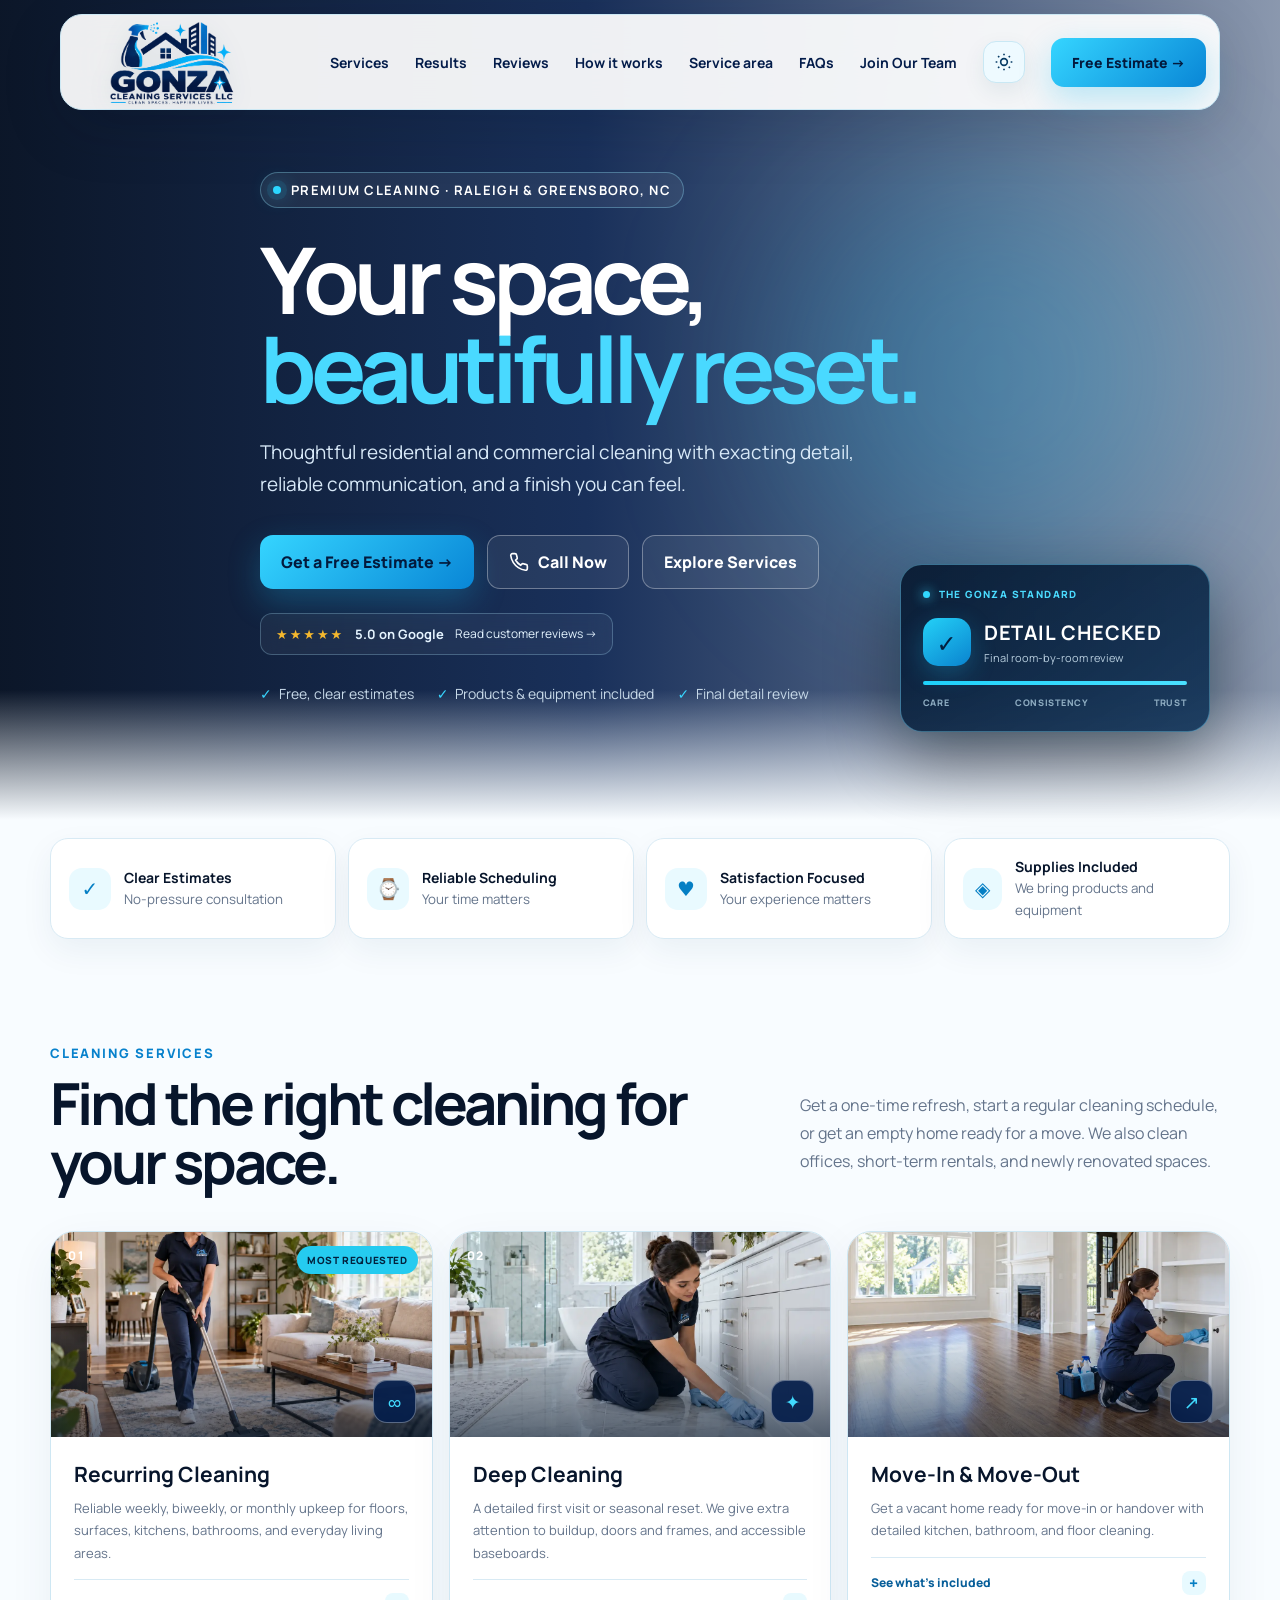
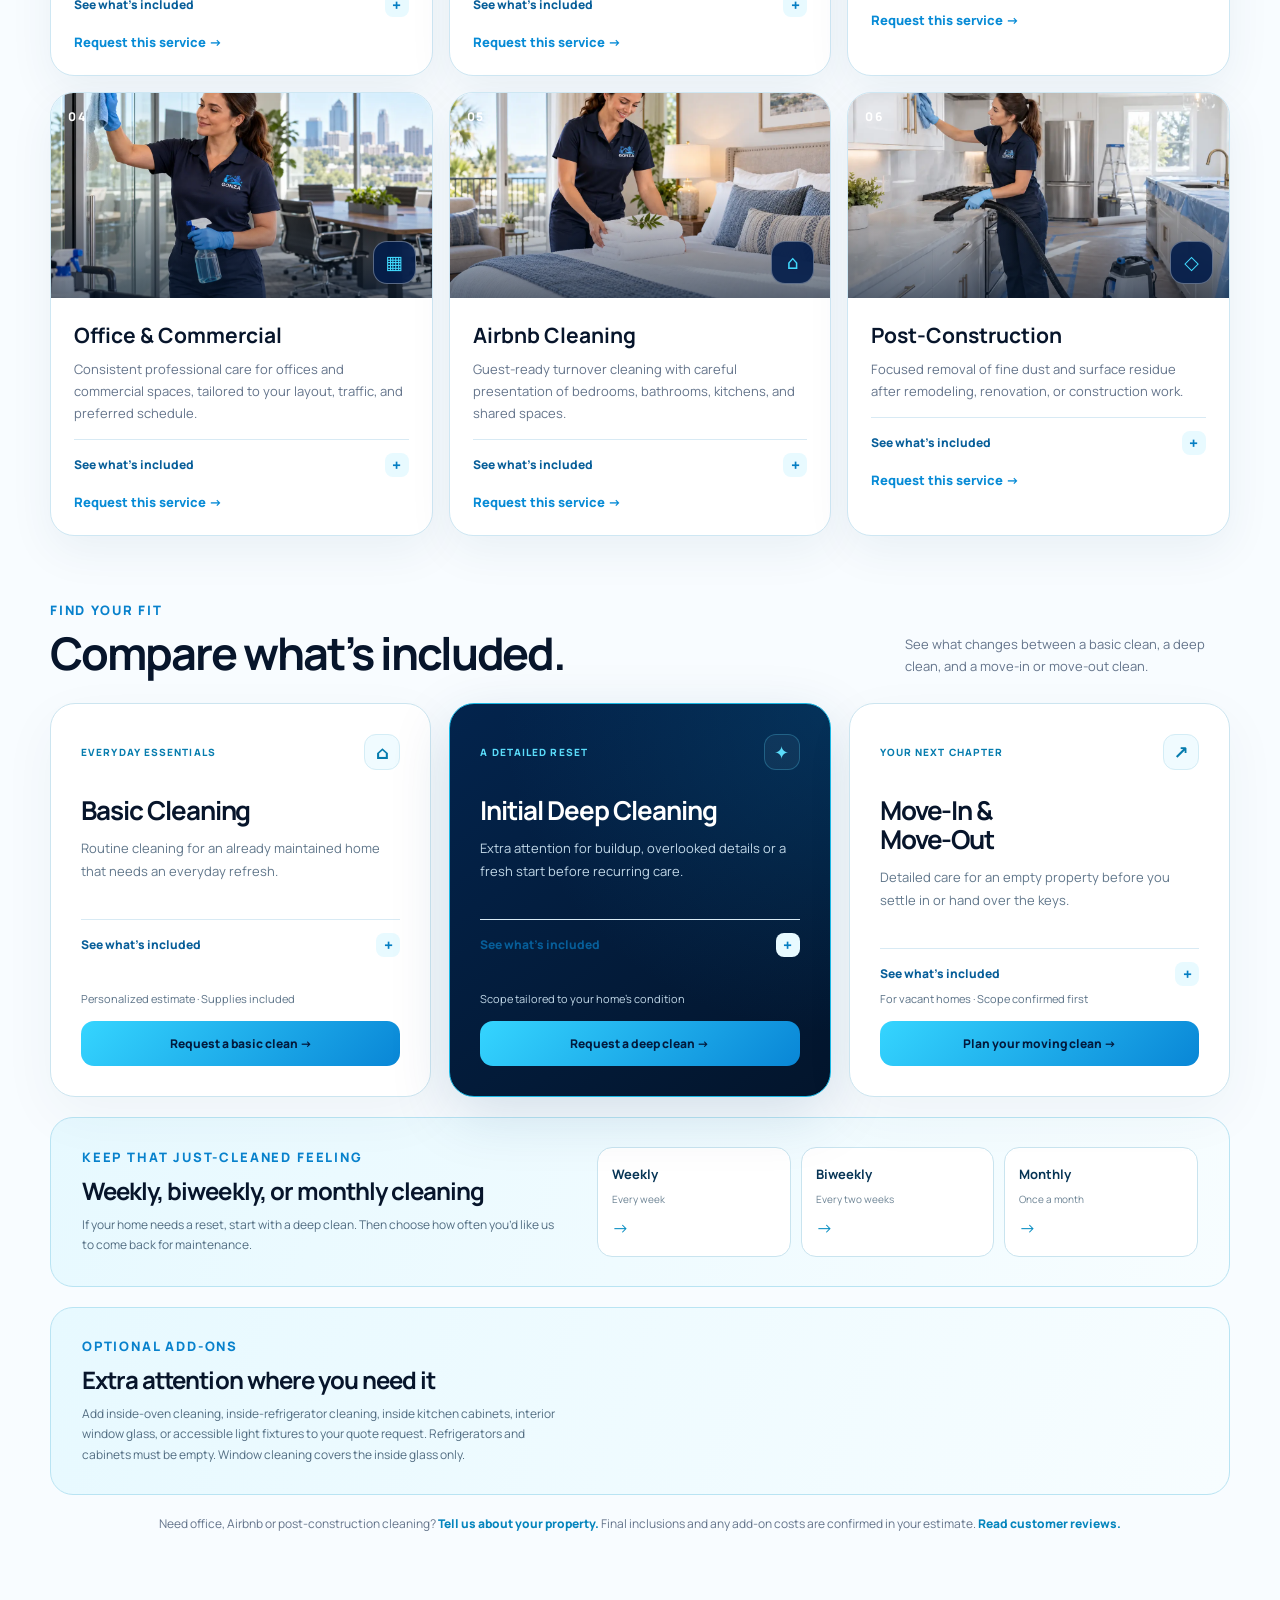
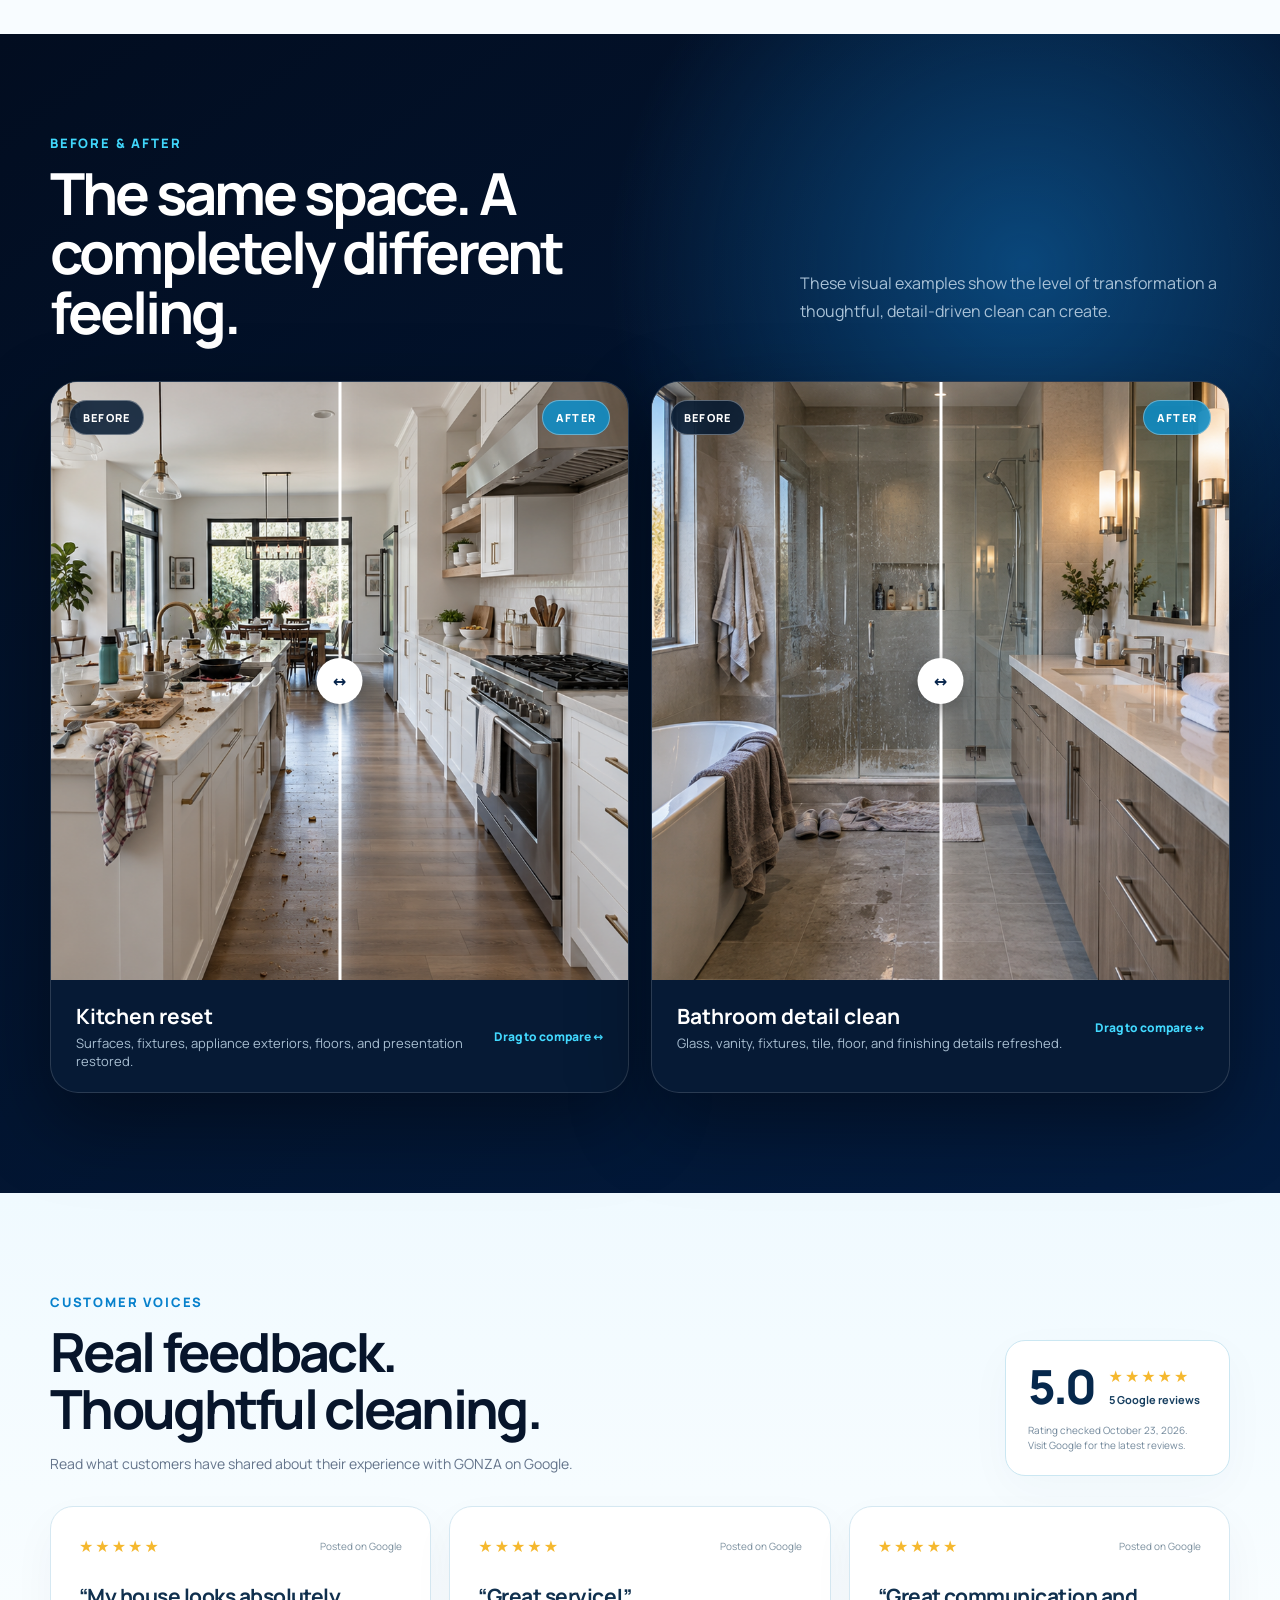
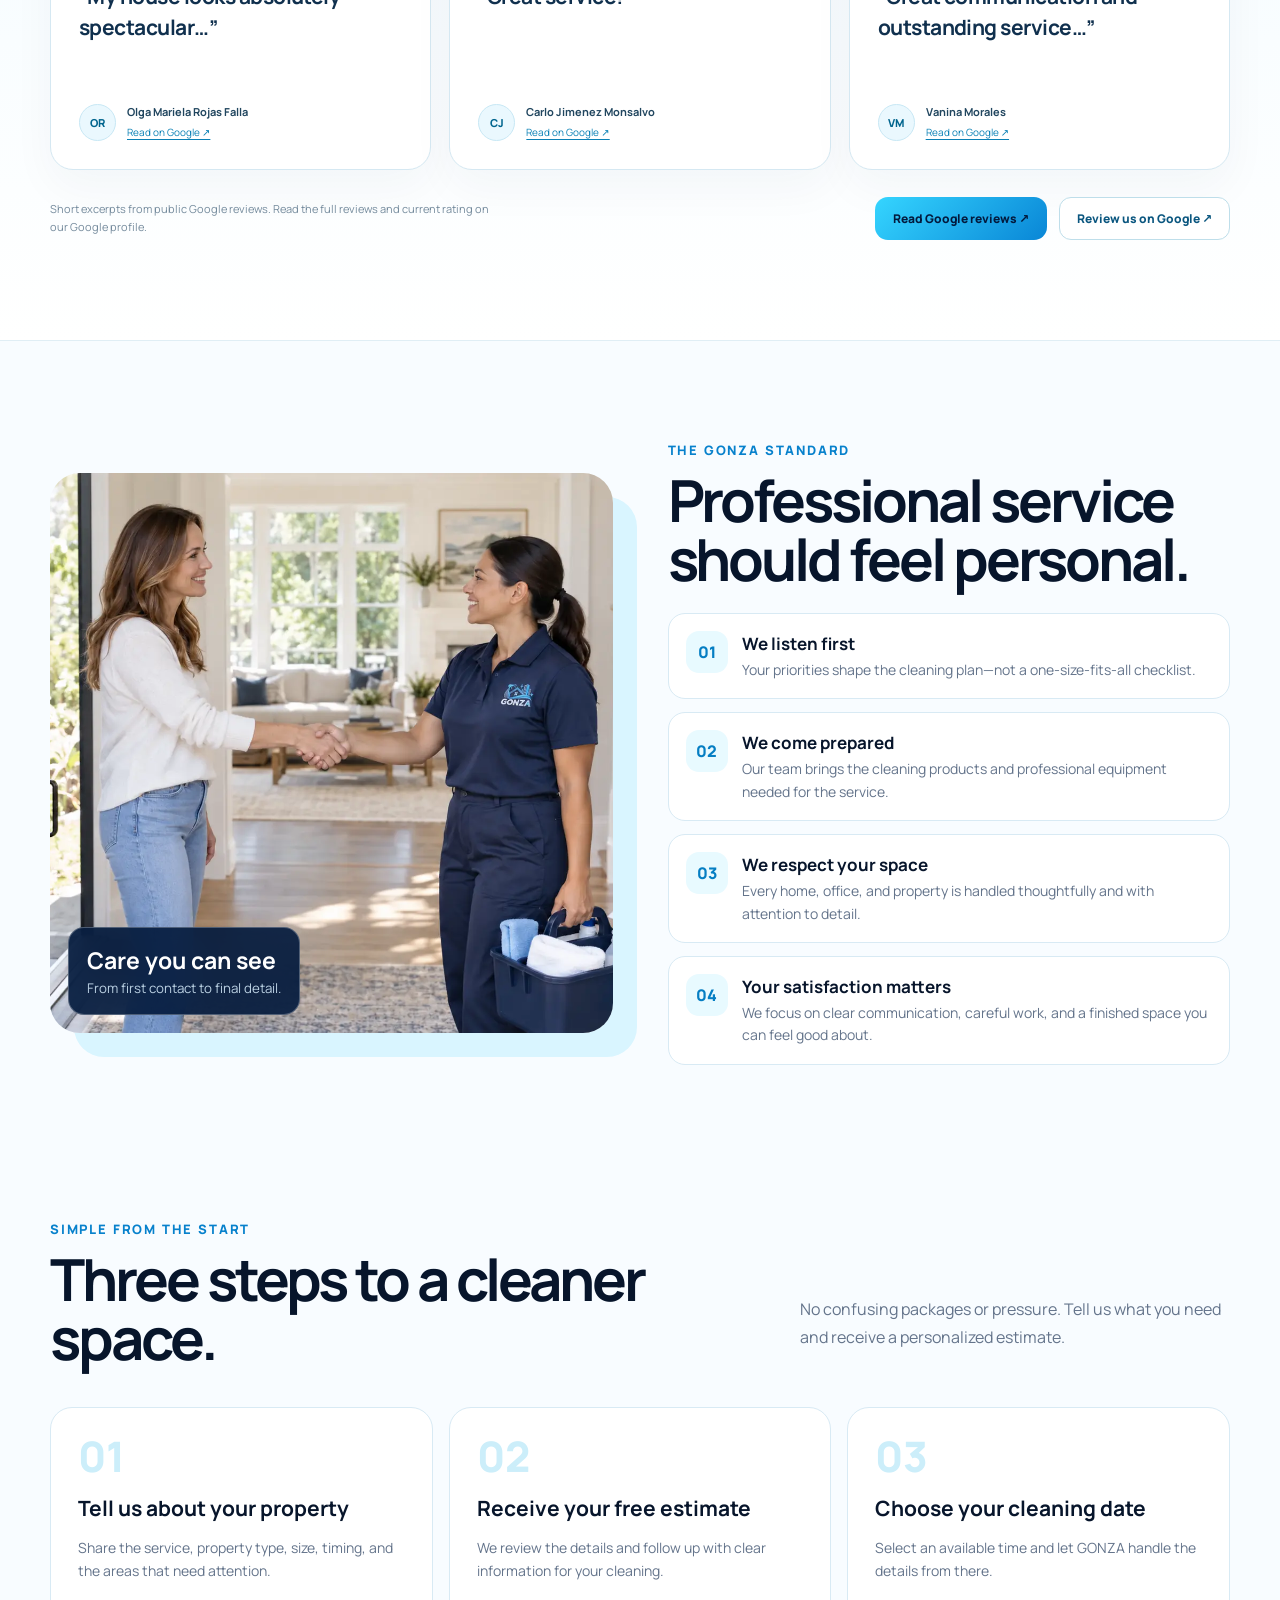
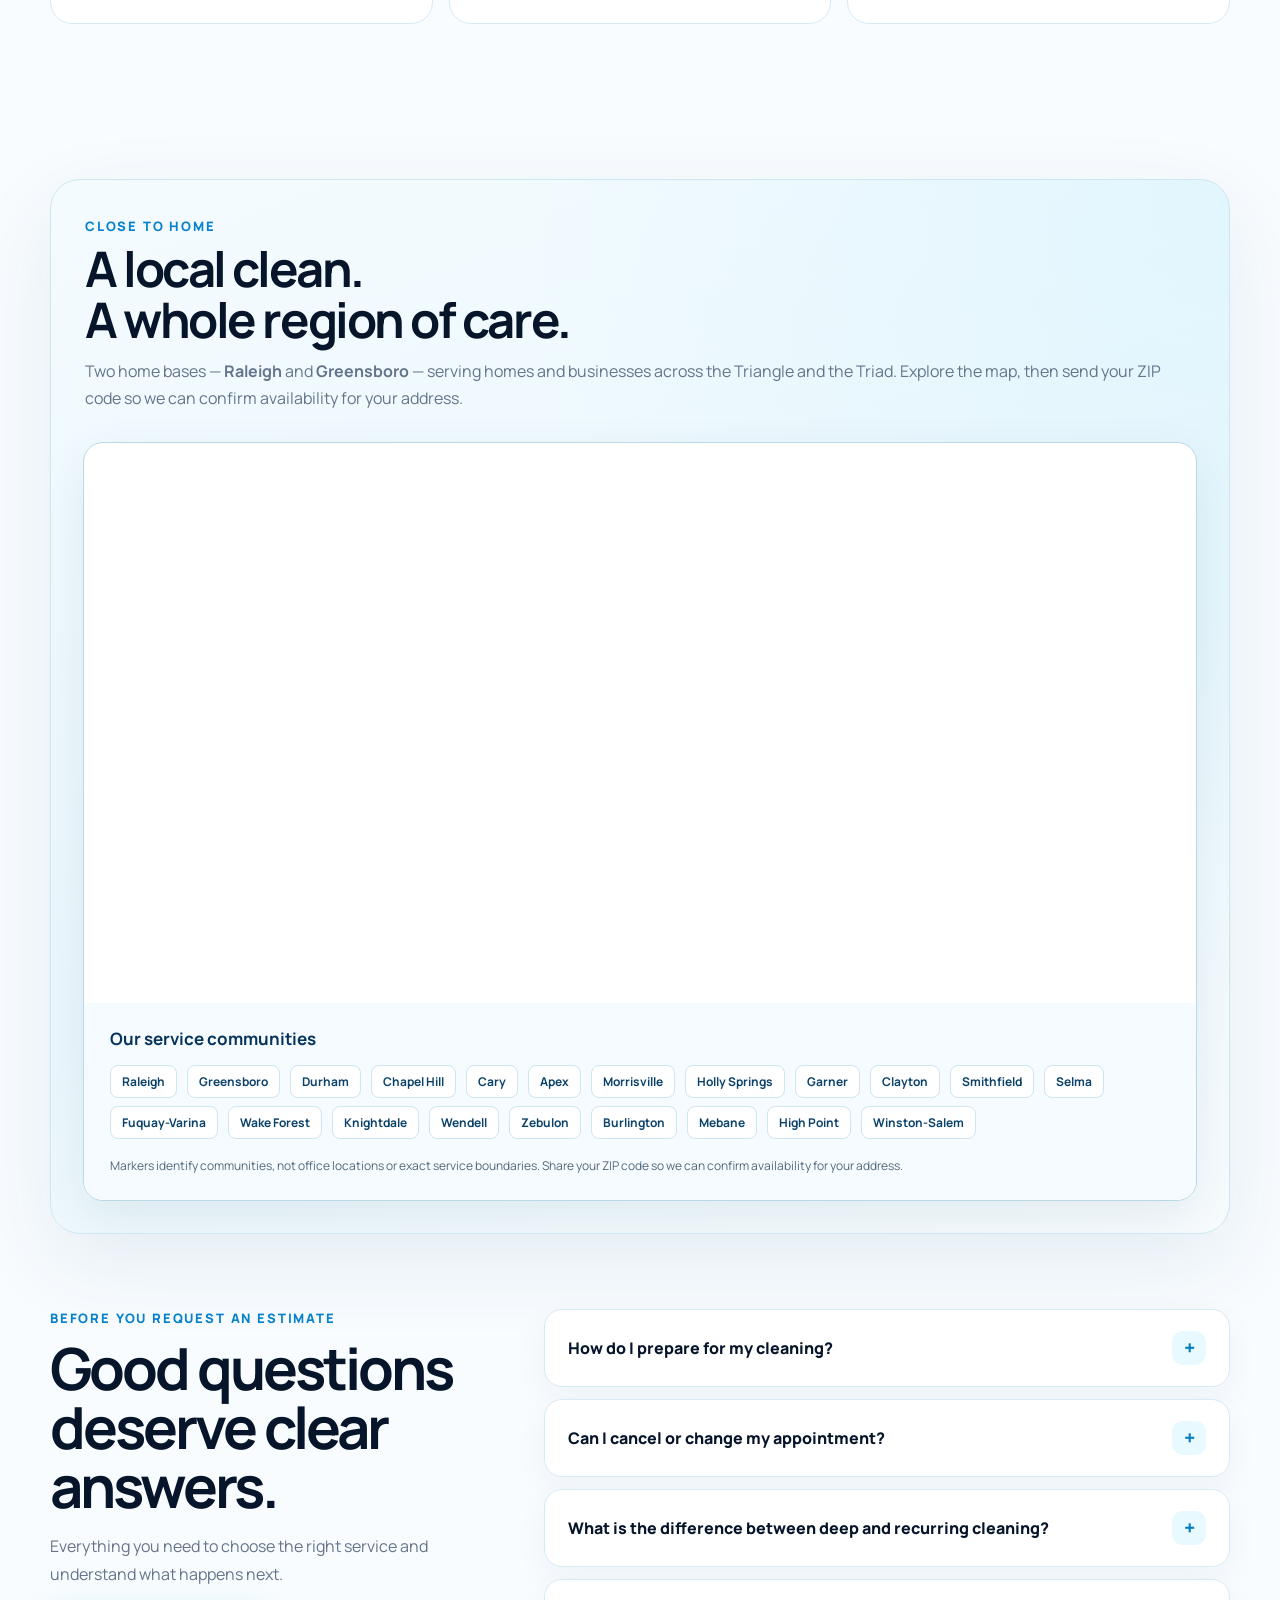
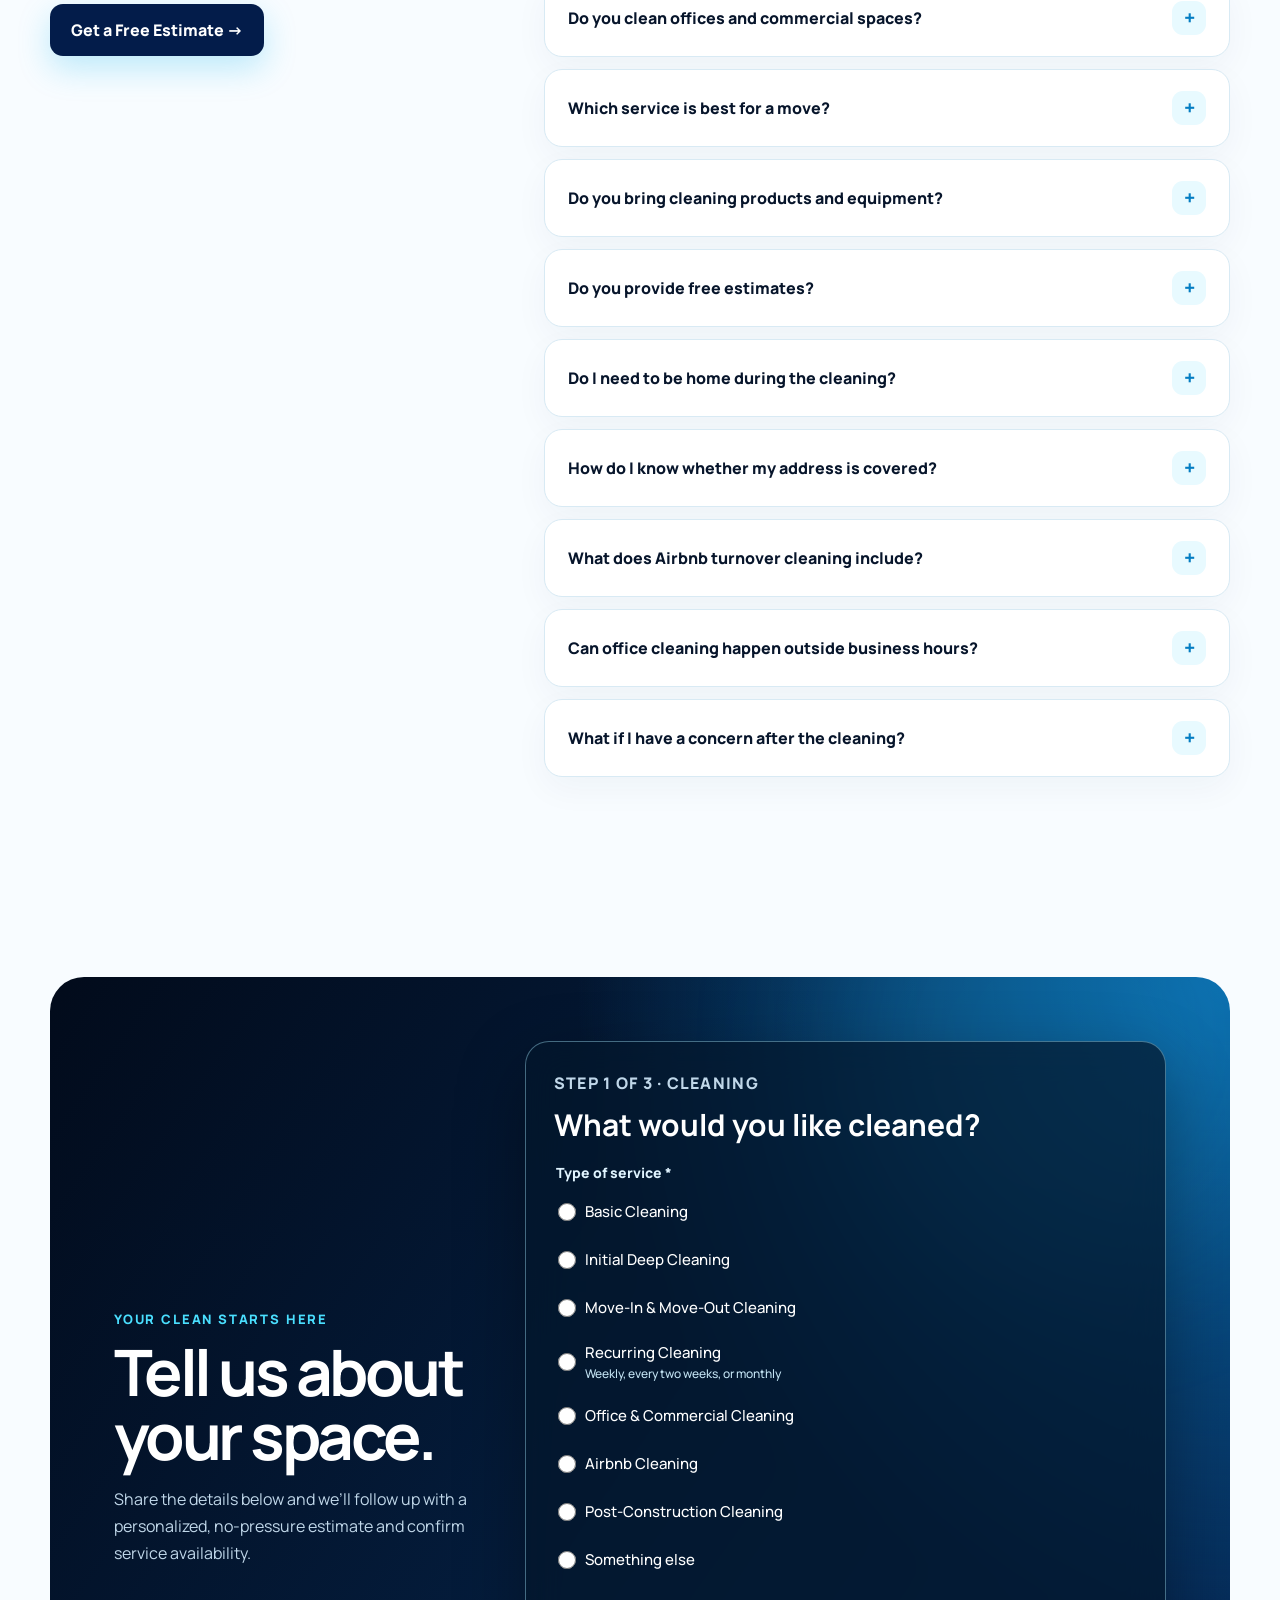
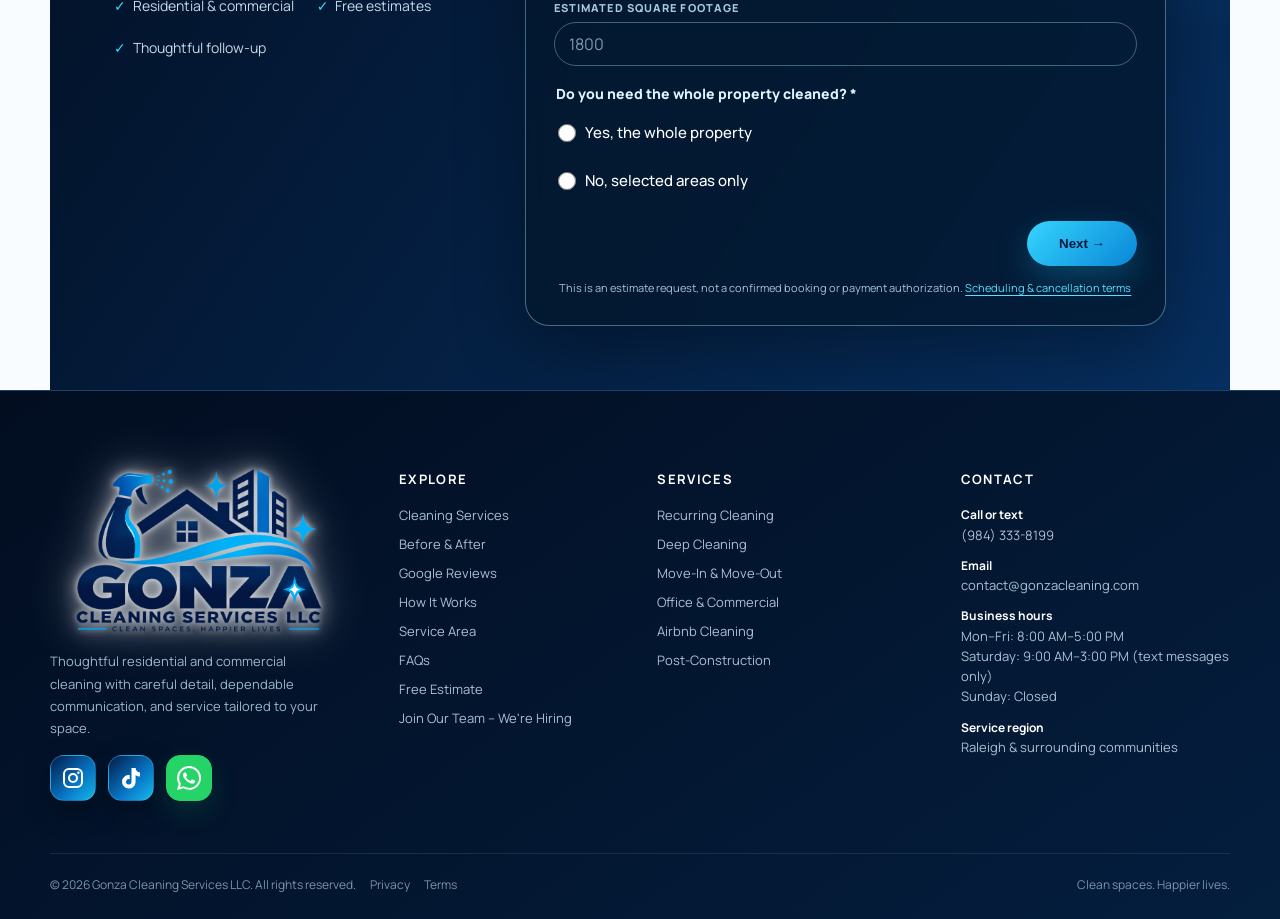
<file: index.html>
<!doctype html>
<html lang="en">
<head>
<meta charset="utf-8">
<meta name="viewport" content="width=device-width,initial-scale=1">
<title>House & Commercial Cleaning Raleigh & Greensboro NC | Gonza Cleaning</title>
<meta name="description" content="Professional house, office and commercial cleaning in Raleigh, Greensboro, NC and surrounding communities. Recurring, deep, move-in/out, Airbnb and post-construction cleaning. Request a free estimate.">
<meta name="robots" content="index,follow,max-image-preview:large">
<meta name="author" content="Gonza Cleaning Services LLC">
<meta name="google-site-verification" content="qsQ0ehqUxSFcvXAWg-Dt6tENBDuWMtFg8DefJDuPakU">
<link rel="canonical" href="https://www.gonzacleaning.com/">
<meta property="og:type" content="website"><meta property="og:url" content="https://www.gonzacleaning.com/"><meta property="og:title" content="Gonza Cleaning Services LLC"><meta property="og:description" content="Premium residential and commercial cleaning with careful detail, clear communication and free estimates."><meta property="og:image" content="https://www.gonzacleaning.com/assets/gonza-logo-main.jpg">
<meta name="twitter:card" content="summary_large_image"><meta name="twitter:title" content="Gonza Cleaning Services LLC"><meta name="twitter:description" content="Premium residential and commercial cleaning in Raleigh and surrounding communities."><meta name="twitter:image" content="https://www.gonzacleaning.com/assets/gonza-logo-main.jpg">
<link rel="preconnect" href="https://fonts.googleapis.com"><link rel="preconnect" href="https://fonts.gstatic.com" crossorigin>
<link href="https://fonts.googleapis.com/css2?family=Manrope:wght@400;500;600;700;800&display=swap" rel="stylesheet">
<link rel="icon" type="image/png" sizes="192x192" href="/favicon.png">
<script type="application/ld+json">{"@context":"https://schema.org","@type":["LocalBusiness","HouseCleaning"],"name":"Gonza Cleaning Services LLC","alternateName":"Gonza Cleaning","url":"https://www.gonzacleaning.com/","logo":"https://www.gonzacleaning.com/assets/gonza-logo-primary-transparent.png","image":"https://www.gonzacleaning.com/assets/gonza-logo-main.jpg","telephone":"+1-984-333-8199","email":"contact@gonzacleaning.com","priceRange":"$","description":"Professional residential, office and commercial cleaning serving Raleigh, Greensboro and surrounding communities in North Carolina.","areaServed":["Raleigh","Greensboro","Durham","Chapel Hill","Cary","Apex","Morrisville","Holly Springs","Garner","Clayton","Smithfield","Selma","Fuquay-Varina","Wake Forest","Knightdale","Wendell","Zebulon","Burlington","Mebane","High Point","Winston-Salem"],"openingHoursSpecification":[{"@type":"OpeningHoursSpecification","dayOfWeek":["Monday","Tuesday","Wednesday","Thursday","Friday"],"opens":"08:00","closes":"17:00"}],"sameAs":["https://www.instagram.com/gonzacleaning/","https://www.tiktok.com/@gonza.cleaning.ser"]}</script>
<meta name="theme-color" content="#f8fcff">
<meta property="og:site_name" content="Gonza Cleaning Services">
<meta property="og:locale" content="en_US">
<script>try{const savedTheme=localStorage.getItem('gonza-theme');if(savedTheme==='dark')document.documentElement.dataset.theme='dark'}catch(e){}</script>
<style>
:root{--navy:#031c4a;--navy2:#06142c;--cyan:#18bbed;--blue:#087aca;--ice:#eefbff;--white:#fff;--ink:#07152b;--muted:#64748b;--line:#d8eaf4}
*{box-sizing:border-box}html{scroll-behavior:smooth}body{margin:0;font-family:Manrope,system-ui,sans-serif;color:var(--ink);background:#f8fcff;overflow-x:hidden}a{text-decoration:none;color:inherit}.container{width:min(1180px,calc(100% - 40px));margin:auto}
.nav{position:fixed;z-index:50;top:14px;left:50%;transform:translateX(-50%);width:min(1160px,calc(100% - 24px));height:96px;display:flex;align-items:center;justify-content:space-between;padding:6px 13px 6px 25px;border:1px solid #cce8f4;border-radius:22px;background:#ffffffed;backdrop-filter:blur(20px);box-shadow:0 18px 60px #00102728;color:var(--navy)}.brand{height:86px;width:170px;display:flex;align-items:center;justify-content:center}.brand img{width:100%;height:100%;object-fit:contain;filter:drop-shadow(0 5px 12px #00305a18)}.navlinks{display:flex;align-items:center;gap:26px;font-size:14px;font-weight:700}.navlinks a:not(.btn):hover{color:var(--blue)}
.btn{display:inline-flex;align-items:center;justify-content:center;gap:9px;padding:15px 21px;border:0;border-radius:13px;background:linear-gradient(135deg,#35d5ff,#0986d6);color:#031a3d;font-weight:800;box-shadow:0 12px 32px #17b8ed44;transition:.25s;cursor:pointer}.btn:hover{transform:translateY(-2px);box-shadow:0 16px 38px #17b8ed66}.btn.dark{background:var(--navy);color:white}.btn.outline{background:#ffffff10;color:white;border:1px solid #ffffff55;box-shadow:none}
.hero{min-height:820px;display:flex;align-items:center;position:relative;color:white;padding:145px 0 90px;background:linear-gradient(90deg,#020d20f5 0%,#031c4ae8 46%,#031c4a72 100%),url('https://images.dwell.com/photos/6308457958906204160/7397462136448831488/large.jpg') center/cover}.hero:after{content:"";position:absolute;inset:auto 0 0;height:130px;background:linear-gradient(transparent,#f8fcff)}.glow{position:absolute;width:420px;height:420px;border-radius:50%;right:6%;top:20%;background:#1bc9ff35;filter:blur(90px)}.hero-copy{position:relative;z-index:2;max-width:760px}.eyebrow{display:inline-flex;align-items:center;gap:10px;padding:8px 12px;border:1px solid #93e8ff55;border-radius:99px;background:#ffffff10;font-size:13px;font-weight:700;letter-spacing:.1em;text-transform:uppercase}.pulse{width:8px;height:8px;border-radius:50%;background:#2bd7ff;box-shadow:0 0 0 6px #2bd7ff18,0 0 20px #2bd7ff}.hero h1{font-size:clamp(52px,7.5vw,92px);line-height:.96;letter-spacing:-.065em;margin:27px 0 24px}.hero h1 span{color:#49d9ff}.hero p{font-size:19px;line-height:1.7;color:#d8e9f8;max-width:650px}.hero-actions{display:flex;gap:13px;margin-top:34px}.trustline{display:flex;gap:23px;flex-wrap:wrap;margin-top:29px;color:#c7d9e8;font-size:14px}.trustline span:before{content:"✓";color:#38d6ff;font-weight:900;margin-right:7px}.hero-card{position:absolute;right:5.5%;bottom:90px;z-index:3;width:270px;padding:20px;border:1px solid #ffffff44;background:#041a37c9;backdrop-filter:blur(18px);border-radius:22px;box-shadow:0 24px 70px #0006}.hero-card small{color:#9eb9ce}.hero-card strong{display:block;font-size:27px;margin:5px 0}
.hero-card{bottom:88px;width:310px;padding:22px;border-color:#7bddff66;background:linear-gradient(145deg,#06172ee8,#092d53d9);backdrop-filter:blur(20px);box-shadow:0 24px 70px #0007,0 0 35px #20c9ff18;pointer-events:none}.quality-top{display:flex;align-items:center;gap:9px;color:#4bdcff;font-size:10px;font-weight:800;letter-spacing:.14em}.quality-dot{width:7px;height:7px;border-radius:50%;background:#31d9ff;box-shadow:0 0 12px #31d9ff}.quality-main{display:grid;grid-template-columns:48px 1fr;gap:13px;align-items:center;margin:17px 0 15px}.quality-check{width:48px;height:48px;display:grid;place-items:center;border-radius:15px;background:linear-gradient(145deg,#24d1f7,#0a83cf);color:#03203f;font-size:24px;font-weight:900;box-shadow:0 8px 24px #16b9eb44}.quality-main strong{display:block;margin:0;color:white;font-size:20px;letter-spacing:.045em}.quality-main small{display:block;margin-top:4px;color:#b8cede;font-size:11px}.quality-meter{height:4px;border-radius:99px;background:#ffffff18;overflow:hidden}.quality-meter i{display:block;width:100%;height:100%;background:linear-gradient(90deg,#1fd2fb,#4ae0ff);box-shadow:0 0 13px #25d8ff}.quality-foot{display:flex;justify-content:space-between;margin-top:11px;color:#8eacc1;font-size:9px;font-weight:800;letter-spacing:.08em}
section{padding:100px 0}.kicker{color:#0781cc;text-transform:uppercase;letter-spacing:.14em;font-size:13px;font-weight:800}.head{display:flex;justify-content:space-between;align-items:end;gap:40px;margin-bottom:40px}.head h2{font-size:clamp(38px,5vw,58px);line-height:1.02;letter-spacing:-.052em;margin:11px 0 0;max-width:690px}.head p{max-width:430px;color:var(--muted);line-height:1.75}
.trustbar{position:relative;z-index:5;padding:18px 0 45px}.trustgrid{display:grid;grid-template-columns:repeat(4,1fr);gap:12px}.trustitem{display:flex;gap:13px;align-items:center;padding:18px;background:white;border:1px solid var(--line);border-radius:18px;box-shadow:0 12px 32px #073c6310}.trusticon{width:42px;height:42px;display:grid;place-items:center;border-radius:13px;background:#e9faff;color:#057fc4;font-size:20px;font-weight:900}.trustitem strong{display:block;font-size:14px}.trustitem small{color:var(--muted)}
.services{padding-top:60px}.service-grid{display:grid;grid-template-columns:repeat(4,1fr);gap:16px}.service{position:relative;min-height:430px;border-radius:24px;border:1px solid #cee7f3;background:white;overflow:hidden;box-shadow:0 15px 45px #06385b10;transition:.3s}.service:hover{transform:translateY(-7px);border-color:#55ccf3;box-shadow:0 24px 55px #057db51b}.service-media{height:190px;position:relative;overflow:hidden;background:#dff5fc}.service-media img{width:100%;height:100%;object-fit:cover;display:block;transition:.55s}.service:hover .service-media img{transform:scale(1.055)}.service-media:after{content:"";position:absolute;inset:0;background:linear-gradient(transparent 48%,#03152b99)}.service-num{position:absolute;left:17px;top:15px;z-index:2;color:white;font-size:12px;font-weight:800;letter-spacing:.14em}.service .tag{position:absolute;right:14px;top:14px;z-index:3;padding:7px 10px;border-radius:99px;background:#25cbf0;color:#03213d;font-size:10px;font-weight:800;text-transform:uppercase;letter-spacing:.06em}.service-body{padding:23px}.svc-icon{position:absolute;right:16px;bottom:14px;z-index:2;width:43px;height:43px;display:grid;place-items:center;border-radius:14px;background:#031c4ae6;border:1px solid #ffffff55;color:#41dafe;font-size:19px;backdrop-filter:blur(10px)}.service h3{font-size:21px;margin:0 0 9px}.service p{color:var(--muted);font-size:13px;line-height:1.7;margin:0}.service a{display:inline-block;margin-top:16px;color:#078bd6;font-weight:800;font-size:13px}
.results{background:radial-gradient(circle at 80% 20%,#0a477b 0,transparent 30%),linear-gradient(145deg,#020d20,#031c40);color:white}.results .head p{color:#aac2d7}.results .kicker{color:#40d6fa}.compare-list{display:grid;grid-template-columns:1fr 1fr;gap:22px}.comparison{border:1px solid #ffffff25;border-radius:28px;overflow:hidden;background:#061a35;box-shadow:0 30px 80px #0006}.compare-image{position:relative;aspect-ratio:4/4.15;overflow:hidden;--position:50%}.compare-image>img{position:absolute;inset:0;width:100%;height:100%;object-fit:cover;display:block}.compare-image .before-shot{clip-path:inset(0 calc(100% - var(--position)) 0 0)}.compare-range{position:absolute;inset:0;width:100%;height:100%;opacity:0;cursor:ew-resize;z-index:5}.split{position:absolute;left:var(--position);top:0;bottom:0;width:3px;background:white;box-shadow:0 0 18px #fff;transform:translateX(-50%);pointer-events:none}.split:after{content:"↔";position:absolute;left:50%;top:50%;transform:translate(-50%,-50%);width:46px;height:46px;display:grid;place-items:center;border-radius:50%;background:white;color:#06244b;font-weight:900;box-shadow:0 8px 25px #0006}.label{position:absolute;top:18px;padding:9px 13px;border-radius:99px;background:#031831d9;border:1px solid #fff5;backdrop-filter:blur(12px);font-size:11px;font-weight:800;letter-spacing:.11em;z-index:4}.before{left:18px}.after{right:18px;background:#0b8fcad9}.comparison-info{display:flex;justify-content:space-between;gap:20px;align-items:center;padding:22px 25px}.comparison-info h3{font-size:21px;margin:0}.comparison-info p{margin:4px 0 0;color:#a9bfd2;font-size:13px}.comparison-info span{color:#42d9ff;font-weight:800;font-size:12px;white-space:nowrap}
.promise-grid{display:grid;grid-template-columns:1fr 1fr;gap:55px;align-items:center}.promise-photo{height:560px;border-radius:30px;overflow:hidden;position:relative;box-shadow:24px 24px 0 #d9f5ff}.promise-photo img{width:100%;height:100%;object-fit:cover}.promise-badge{position:absolute;left:18px;bottom:18px;padding:16px 18px;border-radius:16px;background:#031a3de8;color:white;border:1px solid #fff4;backdrop-filter:blur(15px)}.promise-badge strong{display:block;font-size:23px}.promise-badge small{color:#bad0e2}.promise h2{font-size:clamp(38px,5vw,58px);letter-spacing:-.052em;line-height:1.03;margin:11px 0 24px}.points{display:grid;gap:13px}.point{display:grid;grid-template-columns:42px 1fr;gap:14px;padding:17px;border:1px solid var(--line);border-radius:17px;background:white}.point i{width:42px;height:42px;border-radius:13px;display:grid;place-items:center;background:#e8faff;color:#057ec3;font-style:normal;font-weight:900}.point h3{margin:1px 0 4px;font-size:17px}.point p{margin:0;color:var(--muted);font-size:14px;line-height:1.6}
.process{padding-top:55px}.steps{display:grid;grid-template-columns:repeat(3,1fr);gap:16px}.step{padding:27px;border-radius:22px;background:white;border:1px solid var(--line)}.stepnum{font-size:42px;font-weight:800;color:#cceefa;line-height:1}.step h3{font-size:21px;margin:17px 0 9px}.step p{color:var(--muted);line-height:1.65;font-size:14px}
.area{padding:55px 0 0}.area-card{display:grid;grid-template-columns:.9fr 1.1fr;align-items:stretch;gap:30px;padding:30px;border:1px solid #bde6f5;border-radius:30px;background:linear-gradient(135deg,#eefbff,#fff);box-shadow:0 20px 60px #054a7012;overflow:hidden}.area-copy{padding:16px 10px}.area-card h2{margin:9px 0 12px;font-size:clamp(34px,4vw,49px);line-height:1.04;letter-spacing:-.05em}.area-card p{margin:0;color:var(--muted);line-height:1.7}.city-list{display:flex;flex-wrap:wrap;gap:8px;margin-top:23px}.city-list span{padding:9px 12px;border:1px solid #c8e8f5;border-radius:99px;background:white;color:#064876;font-size:12px;font-weight:800}.map-wrap{height:430px;max-width:100%;border-radius:22px;overflow:hidden;position:relative;background:#d8eef6;border:1px solid #b9dfea;isolation:isolate}.map-wrap iframe{position:absolute;inset:0;width:100%;height:100%;border:0;display:block;filter:saturate(.82) contrast(1.03)}.map-label{position:absolute;left:16px;bottom:16px;z-index:2;padding:11px 14px;border-radius:13px;background:#031c4ae8;color:white;border:1px solid #ffffff44;box-shadow:0 12px 35px #00132755;font-size:12px;font-weight:800;backdrop-filter:blur(12px);pointer-events:none}
.faq{padding-top:75px}.faq-grid{display:grid;grid-template-columns:.78fr 1.22fr;gap:55px;align-items:start}.faq-intro{position:sticky;top:135px}.faq-intro h2{font-size:clamp(38px,5vw,58px);line-height:1.02;letter-spacing:-.052em;margin:11px 0 17px}.faq-intro p{color:var(--muted);line-height:1.75}.faq-list{display:grid;gap:12px}.faq-list details{border:1px solid var(--line);border-radius:18px;background:white;box-shadow:0 12px 34px #06385b0b;overflow:hidden}.faq-list summary{display:flex;align-items:center;justify-content:space-between;gap:18px;padding:21px 23px;font-weight:800;cursor:pointer;list-style:none}.faq-list summary::-webkit-details-marker{display:none}.faq-list summary:after{content:"+";flex:0 0 34px;width:34px;height:34px;display:grid;place-items:center;border-radius:11px;background:#e8faff;color:#057ec3;font-size:20px;transition:.25s}.faq-list details[open] summary:after{content:"−";transform:rotate(180deg);background:#031c4a;color:white}.faq-list details p{margin:0;padding:0 23px 22px;color:var(--muted);font-size:14px;line-height:1.7;max-width:760px}
.cta{width:min(1180px,calc(100% - 40px));margin:100px auto;border-radius:34px;padding:64px;position:relative;overflow:hidden;color:white;background:radial-gradient(circle at 100% 0,#0b68a8 0,transparent 42%),linear-gradient(125deg,#020b1b,#062f60)}.cta:after{content:"";position:absolute;width:470px;height:470px;border-radius:50%;background:#23c7ff20;filter:blur(70px);right:-70px;top:-170px}.cta-grid{position:relative;z-index:2;display:grid;grid-template-columns:.72fr 1.28fr;gap:50px;align-items:center}.cta-content{max-width:500px}.cta h2{font-size:clamp(42px,5vw,64px);line-height:1;letter-spacing:-.055em;margin:12px 0 18px}.cta p{color:#c0d7e9;line-height:1.7;font-size:16px}.estimate-form{padding:28px;border:1px solid #a9e9ff66;border-radius:24px;background:#04172cb8;backdrop-filter:blur(18px);box-shadow:0 24px 70px #0005}.form-grid{display:grid;grid-template-columns:repeat(6,1fr);gap:18px}.field{display:grid;gap:7px;grid-column:span 3}.field.third{grid-column:span 2}.field.full{grid-column:1/-1}.field label{font-size:11px;text-transform:uppercase;letter-spacing:.1em;font-weight:800;color:#a8c8dc}.field input,.field select,.field textarea{width:100%;padding:13px 0;border:0;border-bottom:1px solid #7ea1ba;background:transparent;color:white;font:inherit;outline:0;border-radius:0}.field textarea{min-height:82px;resize:vertical;line-height:1.55}.field select{color:#d9e7f0}.field select option{color:#07152b}.field input::placeholder,.field textarea::placeholder{color:#7f9aaf}.estimate-form .btn{width:100%;margin-top:24px}.form-note{text-align:center;color:#97b3c7;font-size:11px;margin:11px 0 0}
footer{background:#eef9fe;color:#60758a;padding:45px 0;border-top:1px solid #d2eaf5}.footer-grid{display:grid;grid-template-columns:1.2fr 1fr 1fr;gap:35px;align-items:center}.footer-logo{width:250px}.footer-logo img{display:block;width:100%;filter:drop-shadow(0 7px 16px #00305a18)}.footer-links{display:grid;gap:8px;font-size:14px}.footer-meta{text-align:right;font-size:13px;line-height:1.8}.footer-meta strong{color:var(--navy)}
.footer-brand{display:grid;gap:16px;justify-items:start}.instagram-link{width:46px;height:46px;display:grid;place-items:center;border:1px solid #88dff7;border-radius:14px;background:linear-gradient(135deg,#031c4a,#087aca 62%,#19bbed);color:white;box-shadow:0 10px 28px #06385b28;transition:transform .25s,box-shadow .25s}.instagram-link svg{width:24px;height:24px}@media(hover:hover) and (pointer:fine){.instagram-link:hover{transform:translateY(-3px);box-shadow:0 14px 32px #06385b38}}.instagram-link:focus-visible{outline:3px solid #19bbed;outline-offset:3px}
.service-grid{grid-template-columns:repeat(3,1fr)}.service-media{height:205px}.form-success{display:none;margin:16px 0 0;padding:13px 15px;border:1px solid #4adfff66;border-radius:12px;background:#0b815d55;color:#dfffee;font-size:13px;line-height:1.55}.form-success.show{display:block}
footer{background:linear-gradient(145deg,#020d20,#041e3e);color:#a9c1d4;padding:72px 0 26px;border-top:1px solid #17436a}.footer-grid{display:grid;grid-template-columns:1.25fr .8fr 1fr 1.05fr;gap:46px;align-items:start}.footer-logo{width:265px}.footer-logo img{display:block;width:100%;filter:drop-shadow(0 8px 18px #0005)}.footer-brand p{max-width:320px;margin:0;color:#9db7ca;font-size:13px;line-height:1.7}.footer-title{color:white;font-size:13px;text-transform:uppercase;letter-spacing:.1em;margin:7px 0 18px}.footer-links{display:grid;gap:11px;font-size:13px}.footer-links a:hover,.contact-list a:hover{color:#40d8ff}.contact-list{display:grid;gap:12px;font-size:13px;line-height:1.55}.contact-list strong{display:block;color:white;font-size:12px}.footer-social{display:flex;gap:10px}.footer-bottom{display:flex;justify-content:space-between;gap:20px;margin-top:52px;padding-top:22px;border-top:1px solid #ffffff18;font-size:12px;color:#7895aa}.instagram-link{border-color:#54cff055;box-shadow:0 10px 28px #0004}
.reveal{opacity:0;transform:translateY(24px);transition:.7s ease}.reveal.visible{opacity:1;transform:none}
@media(max-width:950px){.navlinks a:not(.btn){display:none}.hero-card{display:none}.trustgrid{grid-template-columns:1fr 1fr}.service-grid{grid-template-columns:1fr 1fr}.compare-list{grid-template-columns:1fr}.cta-grid,.area-card,.faq-grid{grid-template-columns:1fr}.faq-intro{position:static}.promise-grid{grid-template-columns:1fr}.promise-photo{height:430px}.steps{grid-template-columns:1fr}.footer-grid{grid-template-columns:1fr 1fr}.footer-meta{grid-column:1/-1;text-align:left}}
@media(max-width:640px){.container{width:min(100% - 26px,1180px)}.nav{height:80px;padding:5px 7px 5px 12px}.brand{height:70px;width:122px}.nav .btn{padding:12px 13px;font-size:12px}.hero{min-height:760px;padding-top:125px;background-position:62% center}.hero h1{font-size:52px}.hero p{font-size:17px}.hero-actions{flex-direction:column;align-items:stretch}.trustgrid,.service-grid{grid-template-columns:1fr}.head{display:block}.service{min-height:405px}.compare-image{aspect-ratio:4/5}.comparison-info{display:block}.comparison-info span{display:block;margin-top:12px}.promise-photo{height:350px;box-shadow:12px 12px 0 #d9f5ff}.area-card{padding:18px}.area-copy{padding:10px 4px}.map-wrap,.map-wrap iframe{min-height:330px}.cta{padding:44px 22px;margin-top:70px;margin-bottom:70px}.form-grid{grid-template-columns:1fr}.field,.field.third,.field.full{grid-column:1/-1}.footer-grid{grid-template-columns:1fr}.footer-meta{text-align:left}.footer-logo{width:250px}section{padding:76px 0}}
@media(max-width:950px){footer .footer-grid{grid-template-columns:1fr 1fr}footer .footer-brand{grid-column:1/-1}}
@media(max-width:640px){footer .footer-grid{grid-template-columns:1fr}footer .footer-brand{grid-column:auto}.footer-bottom{display:grid;margin-top:38px}}
</style>
<link rel="stylesheet" href="assets/service-area.css?v=20261028-google-2">
<style id="gonza-enhancements">
.service{min-height:0}.service-details{margin-top:15px;padding-top:13px;border-top:1px solid #d8eaf4}.service-details summary{display:flex;align-items:center;justify-content:space-between;gap:10px;color:#075e99;font-size:12px;font-weight:800;cursor:pointer;list-style:none}.service-details summary::-webkit-details-marker{display:none}.service-details summary:after{content:"+";display:grid;place-items:center;width:24px;height:24px;border-radius:8px;background:#e8faff;color:#057ec3;font-size:16px}.service-details[open] summary:after{content:"−"}.service-details ul{margin:12px 0 0;padding-left:18px;color:#64748b;font-size:12px;line-height:1.75}
.cta{margin-bottom:0;border-radius:34px 34px 0 0}.footer-logo{padding:0;border:0;background:none;box-shadow:none}.footer-logo img{filter:drop-shadow(0 0 3px #ffffffcc) drop-shadow(0 0 10px #ffffff8f) drop-shadow(0 0 24px #ffffff52)}.legal-links{display:flex;align-items:center;gap:14px;flex-wrap:wrap}.legal-links a:hover{color:#40d8ff}.consent{grid-column:1/-1;display:flex;align-items:flex-start;gap:10px;color:#a8c8dc;font-size:12px;line-height:1.55}.consent input{width:18px;height:18px;margin-top:1px;accent-color:#19bbed}.consent a{color:#47d9ff;text-decoration:underline}.mobile-actions{display:none}
.theme-toggle{flex:0 0 42px;width:42px;height:42px;display:grid;place-items:center;padding:0;border:1px solid #c9e8f4;border-radius:13px;background:#eefaff;color:#063b65;box-shadow:0 8px 22px #083b5c14;cursor:pointer;transition:.25s}.theme-toggle:hover{transform:translateY(-2px);border-color:#5ecff1}.theme-toggle svg{width:20px;height:20px}.theme-toggle .moon{display:none}.theme-toggle .sun{display:block}
html[data-theme="dark"] body{color:#e8f3fa;background:#071321}html[data-theme="dark"] .nav{color:#eaf7ff;border-color:#25506d;background:#071a2eef;box-shadow:0 18px 60px #0007}html[data-theme="dark"] .brand img{filter:drop-shadow(0 0 3px #ffffffcc) drop-shadow(0 0 10px #ffffff8f) drop-shadow(0 0 22px #ffffff52)}html[data-theme="dark"] .theme-toggle{color:#ffe487;border-color:#315a75;background:#102940}html[data-theme="dark"] .theme-toggle .moon{display:block}html[data-theme="dark"] .theme-toggle .sun{display:none}html[data-theme="dark"] .hero:after{background:linear-gradient(transparent,#071321)}html[data-theme="dark"] .trustitem,html[data-theme="dark"] .service,html[data-theme="dark"] .point,html[data-theme="dark"] .step,html[data-theme="dark"] .faq-list details{border-color:#1d4158;background:#0c2032;box-shadow:0 14px 38px #0003}html[data-theme="dark"] .trusticon,html[data-theme="dark"] .point i,html[data-theme="dark"] .faq-list summary:after,html[data-theme="dark"] .service-details summary:after{background:#12324a;color:#47d7ff}html[data-theme="dark"] .head p,html[data-theme="dark"] .service p,html[data-theme="dark"] .service-details ul,html[data-theme="dark"] .trustitem small,html[data-theme="dark"] .point p,html[data-theme="dark"] .step p,html[data-theme="dark"] .faq-intro p,html[data-theme="dark"] .faq-list details p,html[data-theme="dark"] .area-card p{color:#a9bfce}html[data-theme="dark"] .service-details{border-color:#24475d}html[data-theme="dark"] .service-details summary{color:#56d9ff}html[data-theme="dark"] .area-card{border-color:#21485e;background:linear-gradient(135deg,#0b2032,#0a1828);box-shadow:0 22px 65px #0004}html[data-theme="dark"] .city-list span{color:#bcecff;border-color:#28566e;background:#102b40}html[data-theme="dark"] .promise-photo{box-shadow:24px 24px 0 #0c2b40}html[data-theme="dark"] .kicker{color:#45cef4}html[data-theme="dark"] .btn.dark{background:#14b9eb;color:#031a3d}html[data-theme="dark"] .navlinks a:not(.btn):hover{color:#4bdcff}
@media(max-width:640px){body{padding-bottom:78px}.cta{margin-bottom:0}.mobile-actions{position:fixed;z-index:80;display:grid;grid-template-columns:.8fr 1.2fr;gap:8px;left:10px;right:10px;bottom:10px;padding:8px;border:1px solid #9fe9ff66;border-radius:18px;background:#03152be8;backdrop-filter:blur(18px);box-shadow:0 16px 45px #0008}.mobile-actions a{min-height:48px;display:flex;align-items:center;justify-content:center;border-radius:12px;font-size:13px;font-weight:800}.mobile-call{color:white;border:1px solid #ffffff38}.mobile-estimate{background:linear-gradient(135deg,#35d5ff,#0986d6);color:#031a3d}}
@media(max-width:640px){.navlinks{gap:7px}.theme-toggle{width:40px;height:40px;flex-basis:40px}}
@media(min-width:951px){footer .footer-grid{grid-template-columns:1.12fr .82fr 1fr 1.08fr;gap:54px}footer .footer-brand p{max-width:285px}footer .footer-logo{width:295px}}
@media(max-width:640px){footer .footer-brand{justify-items:center;text-align:center}footer .footer-logo{width:275px;margin-inline:auto}footer .footer-brand p{margin-inline:auto}footer .footer-social{justify-content:center}}
.hero-actions{flex-wrap:wrap}.hero-call svg{width:20px;height:20px;flex:none}.footer-social{display:flex;align-items:center;gap:12px}
</style><link rel="stylesheet" href="assets/cleaning-plans.css?v=20261023-1">
<style id="footer-contact-alignment">
/* Keep footer contact buttons aligned, including touch screens. */
.footer-social{align-items:center;gap:12px;flex-wrap:wrap;}
.footer-social>.instagram-link{display:grid;place-items:center;flex:0 0 46px;width:46px;height:46px;margin:0;padding:0;line-height:1;align-self:center;}
.footer-social>.instagram-link svg{display:block;width:24px;height:24px;flex-shrink:0;}
@media(hover:none),(pointer:coarse){.footer-social>.instagram-link:hover{transform:none;}}
</style>
<style id="whatsapp-brand-color">.footer-social>.whatsapp-link{background:#25d366;color:#fff;border-color:#25d366;box-shadow:0 10px 28px #25d36626;}</style>
<!-- Meta Pixel -->
<script>!function(f,b,e,v,n,t,s){if(f.fbq)return;n=f.fbq=function(){n.callMethod?n.callMethod.apply(n,arguments):n.queue.push(arguments)};if(!f._fbq)f._fbq=n;n.push=n;n.loaded=!0;n.version='2.0';n.queue=[];t=b.createElement(e);t.async=!0;t.src=v;s=b.getElementsByTagName(e)[0];s.parentNode.insertBefore(t,s)}(window,document,'script','https://connect.facebook.net/en_US/fbevents.js');fbq('init','1128710686628603');fbq('track','PageView');
document.addEventListener('click',function(e){var a=e.target.closest&&e.target.closest('a[href^="tel:"],a[href*="wa.me"],a[href*="whatsapp"],#estimateWhatsApp');if(a&&window.fbq)fbq('track','Contact');},true);</script>
<noscript><img height="1" width="1" style="display:none" src="https://www.facebook.com/tr?id=1128710686628603&ev=PageView&noscript=1" alt=""></noscript>
<!-- End Meta Pixel -->
</head>
<body>
<nav class="nav"><a class="brand" href="#top" aria-label="Gonza Cleaning Services home"><img src="assets/gonza-logo-primary-transparent.png" alt="GONZA CLEANING SERVICES LLC"></a><div class="navlinks"><a href="#services">Services</a><a href="#results">Results</a><a href="#reviews">Reviews</a><a href="#process">How it works</a><a href="#service-area">Service area</a><a href="#faq">FAQs</a><a href="join-our-team.html">Join Our Team</a><button class="theme-toggle" id="themeToggle" type="button" aria-label="Switch to dark theme" aria-pressed="false" title="Change color theme"><svg class="sun" viewBox="0 0 24 24" fill="none" stroke="currentColor" stroke-width="2" aria-hidden="true"><circle cx="12" cy="12" r="4"></circle><path d="M12 2v2M12 20v2M4.9 4.9l1.4 1.4M17.7 17.7l1.4 1.4M2 12h2M20 12h2M4.9 19.1l1.4-1.4M17.7 6.3l1.4-1.4"></path></svg><svg class="moon" viewBox="0 0 24 24" fill="none" stroke="currentColor" stroke-width="2" aria-hidden="true"><path d="M20 15.2A8.5 8.5 0 0 1 8.8 4 8.5 8.5 0 1 0 20 15.2z"></path></svg></button><a class="btn" href="#estimate">Free Estimate →</a></div></nav>
<main id="top">
<section class="hero"><div class="glow"></div><div class="container hero-copy"><div class="eyebrow"><span class="pulse"></span>Premium cleaning · Raleigh &amp; Greensboro, NC</div><h1>Your space,<br><span>beautifully reset.</span></h1><p>Thoughtful residential and commercial cleaning with exacting detail, reliable communication, and a finish you can feel.</p><div class="hero-actions"><a class="btn" href="#estimate">Get a Free Estimate →</a><a class="btn outline hero-call" href="tel:+19843338199" aria-label="Call GONZA Cleaning Services at (984) 333-8199"><svg viewBox="0 0 24 24" fill="none" stroke="currentColor" stroke-width="2" aria-hidden="true"><path d="M22 16.9v3a2 2 0 0 1-2.2 2 19.8 19.8 0 0 1-8.6-3.1 19.5 19.5 0 0 1-6-6A19.8 19.8 0 0 1 2.1 4.2 2 2 0 0 1 4.1 2h3a2 2 0 0 1 2 1.7c.1 1 .3 1.9.7 2.8a2 2 0 0 1-.5 2.1L8 9.9a16 16 0 0 0 6 6l1.3-1.3a2 2 0 0 1 2.1-.5c.9.4 1.8.6 2.8.7a2 2 0 0 1 1.8 2.1z"/></svg>Call Now</a><a class="btn outline" href="#services">Explore Services</a></div><a class="review-chip" href="#reviews"><span class="review-stars" aria-hidden="true">★★★★★</span><strong>5.0 on Google</strong><span>Read customer reviews →</span></a><div class="trustline"><span>Free, clear estimates</span><span>Products &amp; equipment included</span><span>Final detail review</span></div></div><div class="hero-card" role="note" aria-label="The GONZA quality standard"><div class="quality-top"><span class="quality-dot"></span>THE GONZA STANDARD</div><div class="quality-main"><span class="quality-check">✓</span><div><strong>DETAIL CHECKED</strong><small>Final room-by-room review</small></div></div><div class="quality-meter"><i></i></div><div class="quality-foot"><span>CARE</span><span>CONSISTENCY</span><span>TRUST</span></div></div></section>
<div class="trustbar"><div class="container trustgrid"><div class="trustitem"><div class="trusticon">✓</div><div><strong>Clear Estimates</strong><small>No-pressure consultation</small></div></div><div class="trustitem"><div class="trusticon">⌚</div><div><strong>Reliable Scheduling</strong><small>Your time matters</small></div></div><div class="trustitem"><div class="trusticon">✦</div><div><strong>Detailed Service</strong><small>Thoughtful room-by-room care</small></div></div><div class="trustitem"><div class="trusticon">◈</div><div><strong>Supplies Included</strong><small>We bring products and equipment</small></div></div></div></div>
<section class="services" id="services"><div class="container"><div class="head reveal"><div><div class="kicker">Cleaning services</div><h2>Find the right cleaning for your space.</h2></div><p>Get a one-time refresh, start a regular cleaning schedule, or get an empty home ready for a move. We also clean offices, short-term rentals, and newly renovated spaces.</p></div><div class="service-grid">
<article class="service reveal"><span class="tag">Most requested</span><div class="service-media"><img src="assets/service-recurring.webp" width="1200" height="900" loading="lazy" alt="Professional cleaner vacuuming a furnished living room during recurring home care"><span class="service-num">01</span><div class="svc-icon">∞</div></div><div class="service-body"><h3>Recurring Cleaning</h3><p>Reliable weekly, biweekly, or monthly upkeep for floors, surfaces, kitchens, bathrooms, and everyday living areas.</p><a href="#estimate" data-service="Recurring Cleaning">Request this service →</a></div></article>
<article class="service reveal"><div class="service-media"><img src="assets/service-deep-clean.webp" width="1200" height="900" loading="lazy" alt="Professional cleaner detailing the lower vanity and floor of a luxury bathroom"><span class="service-num">02</span><div class="svc-icon">✦</div></div><div class="service-body"><h3>Deep Cleaning</h3><p>A detailed first visit or seasonal reset. We give extra attention to buildup, doors and frames, and accessible baseboards.</p><a href="#estimate" data-service="Deep Cleaning">Request this service →</a></div></article>
<article class="service reveal"><div class="service-media"><img src="assets/service-move-out.webp" width="1200" height="900" loading="lazy" alt="Professional cleaner wiping the inside of empty cabinetry during a move-in or move-out clean"><span class="service-num">03</span><div class="svc-icon">↗</div></div><div class="service-body"><h3>Move-In &amp; Move-Out</h3><p>Get a vacant home ready for move-in or handover with detailed kitchen, bathroom, and floor cleaning.</p><a href="#estimate" data-service="Move-In &amp; Move-Out Cleaning">Request this service →</a></div></article>
<article class="service reveal"><div class="service-media"><img src="assets/service-office-commercial.webp" width="1200" height="900" loading="lazy" alt="GONZA cleaning professional cleaning glass inside a modern office"><span class="service-num">04</span><div class="svc-icon">▦</div></div><div class="service-body"><h3>Office &amp; Commercial</h3><p>Consistent professional care for offices and commercial spaces, tailored to your layout, traffic, and preferred schedule.</p><a href="#estimate" data-service="Office &amp; Commercial Cleaning">Request this service →</a></div></article>
<article class="service reveal"><div class="service-media"><img src="assets/service-airbnb.webp" width="1200" height="900" loading="lazy" alt="GONZA cleaning professional preparing an upscale Airbnb bedroom for guests"><span class="service-num">05</span><div class="svc-icon">⌂</div></div><div class="service-body"><h3>Airbnb Cleaning</h3><p>Guest-ready turnover cleaning with careful presentation of bedrooms, bathrooms, kitchens, and shared spaces.</p><a href="#estimate" data-service="Airbnb Cleaning">Request this service →</a></div></article>
<article class="service reveal"><div class="service-media"><img src="assets/service-post-construction.webp" width="1200" height="900" loading="lazy" alt="Professional cleaner removing fine renovation dust from a newly remodeled kitchen"><span class="service-num">06</span><div class="svc-icon">◇</div></div><div class="service-body"><h3>Post-Construction</h3><p>Focused removal of fine dust and surface residue after remodeling, renovation, or construction work.</p><a href="#estimate" data-service="Post-Construction Cleaning">Request this service →</a></div></article>
</div><div class="service-plans" id="cleaning-plans"><div class="plans-heading"><div><div class="kicker">Find your fit</div><h2>Compare what’s included.</h2></div><p>See what changes between a basic clean, a deep clean, and a move-in or move-out clean.</p></div><div class="plan-grid">
<article class="cleaning-plan"><div class="plan-index">Everyday essentials<span class="plan-symbol" aria-hidden="true">⌂</span></div><h3>Basic Cleaning</h3><p class="plan-intro">Routine cleaning for an already maintained home that needs an everyday refresh.</p><details class="service-details"><summary>See what’s included</summary><ul><li>Kitchen counters, sink &amp; appliance exteriors</li><li>Bathroom sinks, toilets, tubs &amp; showers</li><li>Accessible surfaces &amp; light dusting</li><li>Vacuuming &amp; mopping floors</li><li>Trash removal &amp; finishing touches</li></ul><p><strong>Optional add-ons:</strong> Inside oven, inside refrigerator, inside kitchen cabinets, interior window glass, and accessible light fixtures, plus hand-detailing accessible baseboards.</p><p>Refrigerators and cabinets must be empty. Window cleaning covers the interior glass only.</p></details><div class="plan-footer"><small class="plan-price-note">Personalized estimate · Supplies included</small><a class="btn" href="#estimate" data-plan-service="Basic Cleaning">Request a basic clean →</a></div></article>
<article class="cleaning-plan plan-featured"><div class="plan-index">A detailed reset<span class="plan-symbol" aria-hidden="true">✦</span></div><h3>Initial Deep Cleaning</h3><p class="plan-intro">Extra attention for buildup, overlooked details or a fresh start before recurring care.</p><details class="service-details"><summary>See what’s included</summary><ul><li>All basic-cleaning essentials</li><li>More detailed kitchen &amp; bathroom care</li><li>Hand-detail accessible baseboards &amp; dust doors and frames</li><li>High-touch areas &amp; detailed dusting</li><li>Extra focus on agreed problem areas</li></ul><p><strong>Optional add-ons:</strong> Inside oven, inside refrigerator, inside kitchen cabinets, interior window glass, and accessible light fixtures.</p><p>Refrigerators and cabinets must be empty. Window cleaning covers the interior glass only.</p></details><div class="plan-footer"><small class="plan-price-note">Scope tailored to your home's condition</small><a class="btn" href="#estimate" data-plan-service="Deep Cleaning">Request a deep clean →</a></div></article>
<article class="cleaning-plan"><div class="plan-index">Your next chapter<span class="plan-symbol" aria-hidden="true">↗</span></div><h3>Move-In &amp;<br>Move-Out</h3><p class="plan-intro">Detailed care for an empty property before you settle in or hand over the keys.</p><details class="service-details"><summary>See what’s included</summary><ul><li>Detailed kitchen &amp; bathroom cleaning</li><li>Exterior of kitchen &amp; bathroom cabinets and drawers</li><li>Doors, door frames &amp; accessible ledges</li><li>Hand-detail accessible baseboards &amp; clean floors</li></ul><p><strong>Optional add-ons:</strong> Inside oven, inside refrigerator, inside kitchen cabinets, interior window glass, and accessible light fixtures.</p><p>Refrigerators and cabinets must be empty. Window cleaning covers the interior glass only.</p></details><div class="plan-footer"><small class="plan-price-note">For vacant homes · Scope confirmed first</small><a class="btn" href="#estimate" data-plan-service="Move-In &amp; Move-Out Cleaning">Plan your moving clean →</a></div></article>
</div><div class="recurring-plan"><div class="recurring-copy"><div class="kicker">Keep that just-cleaned feeling</div><h3>Weekly, biweekly, or monthly cleaning</h3><p>If your home needs a reset, start with a deep clean. Then choose how often you’d like us to come back for maintenance.</p></div><div class="schedule-options"><a href="#estimate" data-plan-service="Recurring Cleaning" data-plan-frequency="Weekly"><strong>Weekly</strong><span>Every week</span><i aria-hidden="true">→</i></a><a href="#estimate" data-plan-service="Recurring Cleaning" data-plan-frequency="Biweekly"><strong>Biweekly</strong><span>Every two weeks</span><i aria-hidden="true">→</i></a><a href="#estimate" data-plan-service="Recurring Cleaning" data-plan-frequency="Monthly"><strong>Monthly</strong><span>Once a month</span><i aria-hidden="true">→</i></a></div></div><div class="recurring-plan"><div class="recurring-copy"><div class="kicker">Optional add-ons</div><h3>Extra attention where you need it</h3><p>Add inside-oven cleaning, inside-refrigerator cleaning, inside kitchen cabinets, interior window glass, or accessible light fixtures to your quote request. Refrigerators and cabinets must be empty. Window cleaning covers the inside glass only.</p></div></div><p class="plan-custom-note">Need office, Airbnb or post-construction cleaning? <a href="#estimate">Tell us about your property.</a> Final inclusions and any add-on costs are confirmed in your estimate. <a href="#reviews">Read customer reviews.</a></p></div></div></section>
<section class="results" id="results"><div class="container"><div class="head reveal"><div><div class="kicker">Before & after</div><h2>The same space. A completely different feeling.</h2></div><p>These visual examples show the level of transformation a thoughtful, detail-driven clean can create.</p></div><div class="compare-list">
<article class="comparison reveal"><div class="compare-image"><img src="assets/kitchen-after.png" alt="Kitchen after professional cleaning"><img class="before-shot" src="assets/kitchen-before.png" alt="The same kitchen before professional cleaning"><input class="compare-range" type="range" min="0" max="100" value="50" aria-label="Compare kitchen before and after"><div class="split"></div><span class="label before">BEFORE</span><span class="label after">AFTER</span></div><div class="comparison-info"><div><h3>Kitchen reset</h3><p>Surfaces, fixtures, appliance exteriors, floors, and presentation restored.</p></div><span>Drag to compare ↔</span></div></article>
<article class="comparison reveal"><div class="compare-image"><img src="assets/bathroom-after.png" alt="Bathroom after professional cleaning"><img class="before-shot" src="assets/bathroom-before.png" alt="The same bathroom before professional cleaning"><input class="compare-range" type="range" min="0" max="100" value="50" aria-label="Compare bathroom before and after"><div class="split"></div><span class="label before">BEFORE</span><span class="label after">AFTER</span></div><div class="comparison-info"><div><h3>Bathroom detail clean</h3><p>Glass, vanity, fixtures, tile, floor, and finishing details refreshed.</p></div><span>Drag to compare ↔</span></div></article>
</div></div></section>
<section class="google-reviews" id="reviews"><div class="container"><div class="reviews-header"><div><div class="kicker">Customer voices</div><h2>Real feedback.<br>Thoughtful cleaning.</h2><p>Read what customers have shared about their experience with GONZA on Google.</p></div><div class="google-rating"><div class="google-rating-top"><span class="google-rating-number">5.0</span><div><span class="review-stars" aria-label="5 out of 5 stars">★★★★★</span><strong>5 Google reviews</strong></div></div><small>Rating checked October 23, 2026.<br>Visit Google for the latest reviews.</small></div></div><div class="review-grid"><article class="google-review"><div class="review-source"><span class="review-stars" aria-label="5 out of 5 stars">★★★★★</span><span>Posted on Google</span></div><blockquote>“My house looks absolutely spectacular…”</blockquote><div class="review-person"><span class="review-avatar" aria-hidden="true">OR</span><div><strong>Olga Mariela Rojas Falla</strong><a href="https://www.google.com/maps/place/Gonza+Cleaning+Services/@35.8022175,-78.6673649,10z/data=!3m1!4b1!4m6!3m5!1s0x4150774a418d3041:0xa2911389c98a039c!8m2!3d35.8022175!4d-78.6673649!16s%2Fg%2F11nw83d6h8?entry=ttu" target="_blank" rel="noopener noreferrer">Read on Google ↗</a></div></div></article><article class="google-review"><div class="review-source"><span class="review-stars" aria-label="5 out of 5 stars">★★★★★</span><span>Posted on Google</span></div><blockquote>“Great service!”</blockquote><div class="review-person"><span class="review-avatar" aria-hidden="true">CJ</span><div><strong>Carlo Jimenez Monsalvo</strong><a href="https://www.google.com/maps/place/Gonza+Cleaning+Services/@35.8022175,-78.6673649,10z/data=!3m1!4b1!4m6!3m5!1s0x4150774a418d3041:0xa2911389c98a039c!8m2!3d35.8022175!4d-78.6673649!16s%2Fg%2F11nw83d6h8?entry=ttu" target="_blank" rel="noopener noreferrer">Read on Google ↗</a></div></div></article><article class="google-review"><div class="review-source"><span class="review-stars" aria-label="5 out of 5 stars">★★★★★</span><span>Posted on Google</span></div><blockquote>“Great communication and outstanding service…”</blockquote><div class="review-person"><span class="review-avatar" aria-hidden="true">VM</span><div><strong>Vanina Morales</strong><a href="https://www.google.com/maps/place/Gonza+Cleaning+Services/@35.8022175,-78.6673649,10z/data=!3m1!4b1!4m6!3m5!1s0x4150774a418d3041:0xa2911389c98a039c!8m2!3d35.8022175!4d-78.6673649!16s%2Fg%2F11nw83d6h8?entry=ttu" target="_blank" rel="noopener noreferrer">Read on Google ↗</a></div></div></article></div><div class="reviews-actions"><p>Short excerpts from public Google reviews. Read the full reviews and current rating on our Google profile.</p><div class="reviews-buttons"><a class="btn" href="https://www.google.com/maps/place/Gonza+Cleaning+Services/@35.8022175,-78.6673649,10z/data=!3m1!4b1!4m6!3m5!1s0x4150774a418d3041:0xa2911389c98a039c!8m2!3d35.8022175!4d-78.6673649!16s%2Fg%2F11nw83d6h8?entry=ttu" target="_blank" rel="noopener noreferrer">Read Google reviews ↗</a><a class="review-secondary" href="https://www.google.com/maps/place/Gonza+Cleaning+Services/@35.8022175,-78.6673649,10z/data=!3m1!4b1!4m6!3m5!1s0x4150774a418d3041:0xa2911389c98a039c!8m2!3d35.8022175!4d-78.6673649!16s%2Fg%2F11nw83d6h8?entry=ttu" target="_blank" rel="noopener noreferrer">Review us on Google ↗</a></div></div></div></section>
<section class="promise"><div class="container promise-grid"><div class="promise-photo reveal"><img src="assets/gonza-customer-care.webp" width="1400" height="1050" loading="lazy" alt="Homeowner welcoming a GONZA cleaning professional into a bright modern home"><div class="promise-badge"><strong>Care you can see</strong><small>From first contact to final detail.</small></div></div><div><div class="kicker">The GONZA standard</div><h2>Professional service should feel personal.</h2><div class="points"><div class="point reveal"><i>01</i><div><h3>We listen first</h3><p>Your priorities shape the cleaning plan—not a one-size-fits-all checklist.</p></div></div><div class="point reveal"><i>02</i><div><h3>We come prepared</h3><p>Our team brings the cleaning products and professional equipment needed for the service.</p></div></div><div class="point reveal"><i>03</i><div><h3>We respect your space</h3><p>Every home, office, and property is handled thoughtfully and with attention to detail.</p></div></div><div class="point reveal"><i>04</i><div><h3>Your satisfaction matters</h3><p>We focus on clear communication, careful work, and a finished space you can feel good about.</p></div></div></div></div></div></section>
<section class="process" id="process"><div class="container"><div class="head reveal"><div><div class="kicker">Simple from the start</div><h2>Three steps to a cleaner space.</h2></div><p>No confusing packages or pressure. Tell us what you need and receive a personalized estimate.</p></div><div class="steps"><article class="step reveal"><div class="stepnum">01</div><h3>Tell us about your property</h3><p>Share the service, property type, size, timing, and the areas that need attention.</p></article><article class="step reveal"><div class="stepnum">02</div><h3>Receive your free estimate</h3><p>We review the details and follow up with clear information for your cleaning.</p></article><article class="step reveal"><div class="stepnum">03</div><h3>Choose your cleaning date</h3><p>Select an available time and let GONZA handle the details from there.</p></article></div></div></section>
<section class="area" id="service-area"><div class="container"><div class="area-card reveal">
<div class="area-copy"><div class="kicker">Close to home</div><h2>A local clean.<br>A whole region of care.</h2><p>Two home bases — <strong>Raleigh</strong> and <strong>Greensboro</strong> — serving homes and businesses across the Triangle and the Triad. Explore the map, then send your ZIP code so we can confirm availability for your address.</p></div>
<div class="google-coverage"><iframe id="serviceMap" src="https://www.google.com/maps/d/embed?mid=1IG_osBrdLlbjcNO-KXA5b-If0UBnrs4&amp;ehbc=2E312F&amp;noprof=1&amp;ll=35.90%2C-79.30&amp;z=8" width="1120" height="560" loading="lazy" title="GONZA Cleaning Services — 21 service communities in the Triangle and Triad" referrerpolicy="strict-origin-when-cross-origin" allowfullscreen></iframe><div class="google-coverage-info"><h3>Our service communities</h3><ul class="google-coverage-cities"><li><strong>Raleigh</strong></li><li><strong>Greensboro</strong></li><li>Durham</li><li>Chapel Hill</li><li>Cary</li><li>Apex</li><li>Morrisville</li><li>Holly Springs</li><li>Garner</li><li>Clayton</li><li>Smithfield</li><li>Selma</li><li>Fuquay-Varina</li><li>Wake Forest</li><li>Knightdale</li><li>Wendell</li><li>Zebulon</li><li>Burlington</li><li>Mebane</li><li>High Point</li><li>Winston-Salem</li></ul><p>Markers identify communities, not office locations or exact service boundaries. Share your ZIP code so we can confirm availability for your address.</p></div></div></div></div></section>
<section class="faq" id="faq"><div class="container faq-grid"><div class="faq-intro reveal"><div class="kicker">Before you request an estimate</div><h2>Good questions deserve clear answers.</h2><p>Everything you need to choose the right service and understand what happens next.</p><a class="btn dark" href="#estimate">Get a Free Estimate →</a></div><div class="faq-list"><details class="reveal"><summary>How do I prepare for my cleaning?</summary><p>Arrange access, put away valuables and personal items, and let us know about pets or delicate surfaces. For inside-cabinet or appliance cleaning, please empty those areas beforehand. We bring the products and equipment for the agreed service.</p></details><details class="reveal"><summary>Can I cancel or change my appointment?</summary><p>Yes. Please let us know as early as possible if your plans change. Our service policies explain cancellations, rescheduling and property access, including any applicable fees, before your appointment is confirmed. <a href="terms.html#cancellations" target="_blank" rel="noopener noreferrer">Read our service policies</a>. Sending an estimate request does not reserve an appointment or authorize a charge.</p></details><details class="reveal"><summary>What is the difference between deep and recurring cleaning?</summary><p>Deep Cleaning is the detailed reset for buildup and overlooked areas. Recurring Cleaning maintains that result weekly, biweekly, or monthly with consistent care for everyday living spaces.</p></details><details class="reveal"><summary>Do you clean offices and commercial spaces?</summary><p>Yes. We create cleaning plans for offices and commercial spaces based on the property size, layout, traffic, priorities, and preferred service frequency.</p></details><details class="reveal"><summary>Which service is best for a move?</summary><p>Move-In &amp; Move-Out Cleaning is designed for an empty property, when cabinets, closets, floors, and other surfaces are fully accessible. Share your timing and property details so we can tailor the estimate.</p></details><details class="reveal"><summary>Do you bring cleaning products and equipment?</summary><p>Yes. GONZA brings the cleaning products and professional equipment needed for the scheduled service. Tell us in advance about any product preferences or sensitive surfaces.</p></details><details class="reveal"><summary>Do you provide free estimates?</summary><p>Yes. Send the property size, ZIP code, service needed, and any special priorities. We’ll review the details and follow up with a personalized, no-pressure estimate.</p></details><details class="reveal"><summary>Do I need to be home during the cleaning?</summary><p>Not necessarily. Access arrangements can be discussed and confirmed with you before the visit so the plan is clear and comfortable for everyone.</p></details><details class="reveal"><summary>How do I know whether my address is covered?</summary><p>Review the service cities listed above, then include your ZIP code in the form. We’ll confirm availability for your exact address before scheduling.</p></details></div></div></section>
<section class="cta" id="estimate"><div class="cta-grid"><div class="cta-content"><div class="kicker" style="color:#4adfff">Your clean starts here</div><h2>Tell us about your space.</h2><p>Share the details below and we’ll follow up with a personalized, no-pressure estimate and confirm service availability.</p><div class="trustline"><span>Residential &amp; commercial</span><span>Free estimates</span><span>Thoughtful follow-up</span></div></div><form class="estimate-form" id="estimateForm" action="https://api.web3forms.com/submit" method="POST"><input type="hidden" name="access_key" value="4a6340ba-fec6-4b7b-bb6e-03b7d6c49efc"><input type="text" name="_honey" tabindex="-1" autocomplete="off" style="display:none"><p class="quote-progress" id="quoteProgress" role="status" hidden></p><div class="quote-step" data-quote-step="1"><h3 tabindex="-1">What would you like cleaned?</h3><div class="form-grid"><fieldset class="quote-scope field full"><legend>Type of service *</legend><div class="quote-choices quote-services">
<label><input type="radio" name="service" value="Basic Cleaning" required> Basic Cleaning</label>
<label><input type="radio" name="service" value="Deep Cleaning"> Initial Deep Cleaning</label>
<label><input type="radio" name="service" value="Move-In &amp; Move-Out Cleaning"> Move-In &amp; Move-Out Cleaning</label>
<label><input type="radio" name="service" value="Recurring Cleaning"> <span>Recurring Cleaning<small class="quote-frequency-note">Weekly, every two weeks, or monthly</small></span></label>
<label><input type="radio" name="service" value="Office &amp; Commercial Cleaning"> Office &amp; Commercial Cleaning</label>
<label><input type="radio" name="service" value="Airbnb Cleaning"> Airbnb Cleaning</label>
<label><input type="radio" name="service" value="Post-Construction Cleaning"> Post-Construction Cleaning</label>
<label><input type="radio" name="service" value="Something else"> Something else</label>
</div></fieldset><fieldset class="estimate-extras field full" id="quoteExtras" hidden disabled><legend>Add-ons</legend><p>Select your priorities. We will confirm what is included and any additional cost in your estimate.</p><div class="extra-options"><label><input type="checkbox" name="priority_inside_oven" value="Requested"><span>Inside oven</span></label><label><input type="checkbox" name="priority_inside_refrigerator" value="Requested"><span>Inside refrigerator</span></label><label><input type="checkbox" name="priority_interior_windows" value="Requested"><span>Interior windows</span></label><label><input type="checkbox" name="priority_inside_cabinets" value="Requested"><span>Inside empty cabinets</span></label><label id="baseboardExtra"><input type="checkbox" name="priority_baseboards" value="Requested"><span>Baseboard detail</span></label><label><input type="checkbox" name="priority_light_fixtures" value="Requested"><span>Accessible light fixtures</span></label><label><input type="checkbox" name="priority_none" value="None"><span>None</span></label></div><small class="field-hint">Refrigerators and cabinets must be empty. Interior windows cover the inside glass only.</small></fieldset><fieldset class="quote-scope field full" id="quoteFrequency" hidden disabled><legend id="frequencyLegend">Would you like ongoing cleaning?</legend><div class="quote-choices"><label><input type="radio" name="frequency" value="Weekly"> Weekly</label><label><input type="radio" name="frequency" value="Biweekly"> Every two weeks</label><label><input type="radio" name="frequency" value="Monthly"> Monthly</label><label><input type="radio" name="frequency" value="One-time"> No, just one service</label><label><input type="radio" name="frequency" value="Not sure yet"> Not sure yet</label></div></fieldset><div class="field full"><label for="sqft">Estimated square footage</label><input id="sqft" name="square_feet" type="number" min="0" inputmode="numeric" placeholder="1800"></div><fieldset class="quote-scope field full"><legend>Do you need the whole property cleaned? *</legend><div class="quote-choices"><label><input type="radio" name="cleaning_scope" value="Whole property" required> Yes, the whole property</label><label><input type="radio" name="cleaning_scope" value="Selected areas"> No, selected areas only</label></div></fieldset><div class="field full" id="scopeDetail"><label for="areas">Which areas should we clean?</label><textarea id="areas" name="cleaning_areas" placeholder="For example: kitchen, two bathrooms and the primary bedroom"></textarea></div></div></div><div class="quote-step" data-quote-step="2"><h3 tabindex="-1">Tell us about the property</h3><div class="form-grid"><div class="field"><label for="propertyType">Property type *</label><select id="propertyType" name="property_type" required><option value="" disabled selected>Choose one…</option><option>House</option><option>Apartment / Condo</option><option>Office</option><option>Commercial Space</option><option>Airbnb / Short-Term Rental</option><option>Other</option></select></div><div class="field third residential-field"><label for="bedrooms">Bedrooms</label><input id="bedrooms" name="bedrooms" type="number" min="0" inputmode="numeric" placeholder="3"></div><div class="field third residential-field"><label for="bathrooms">Bathrooms</label><input id="bathrooms" name="bathrooms" type="number" min="0" step="0.5" inputmode="decimal" placeholder="2"></div><div class="field"><label for="zip">ZIP code *</label><input id="zip" name="zip_code" inputmode="numeric" autocomplete="postal-code" pattern="[0-9]{5}" maxlength="5" placeholder="27601" required></div><div class="field"><label for="serviceCity">City</label><select id="serviceCity" name="service_city" autocomplete="address-level2"><option value="">Choose your community…</option><option>Raleigh</option><option>Greensboro</option><option>Durham</option><option>Chapel Hill</option><option>Cary</option><option>Apex</option><option>Morrisville</option><option>Holly Springs</option><option>Garner</option><option>Clayton</option><option>Smithfield</option><option>Selma</option><option>Fuquay-Varina</option><option>Wake Forest</option><option>Knightdale</option><option>Wendell</option><option>Zebulon</option><option>Burlington</option><option>Mebane</option><option>High Point</option><option>Winston-Salem</option><option>Another nearby community</option></select></div><div class="field full"><label for="preferredDate">Preferred date</label><input type="date" id="preferredDate" name="preferred_date" aria-describedby="dateHint"><small class="field-hint" id="dateHint">A preference only. We will confirm availability before booking.</small></div></div></div><div class="quote-step" data-quote-step="3"><h3 tabindex="-1">Where should we send your quote?</h3><div class="form-grid"><div class="field"><label for="name">Full name *</label><input id="name" name="name" autocomplete="name" placeholder="Jane Smith" required></div><div class="field"><label for="phone">Phone *</label><input id="phone" name="phone" type="tel" autocomplete="tel" placeholder="Your phone number" required></div><div class="field"><label for="email">Email *</label><input id="email" name="email" type="email" required autocomplete="email" placeholder="you@example.com"></div><div class="field full"><label for="address">Service address (optional)</label><input id="address" name="service_address" autocomplete="street-address" placeholder="Street address and apartment / unit"></div><div class="field full"><label for="leadSource">How did you hear about us? (optional)</label><select id="leadSource" name="lead_source"><option value="">Choose one…</option><option>Google</option><option>Facebook</option><option>Instagram</option><option>TikTok</option><option>Returning customer</option><option>Facebook group</option><option>Neighbor</option><option>Referral</option><option>Nextdoor</option><option>Other</option></select></div><div class="field full" id="sourceOther" hidden><label for="sourceDetails">Please specify (optional)</label><input id="sourceDetails" name="lead_source_details" disabled></div><div class="field full"><label for="notes">Anything we should know?</label><textarea id="notes" name="notes" placeholder="Access, pets, preferred days, business hours, or anything that needs extra attention…"></textarea></div></div></div><div class="quote-actions" id="quoteActions" hidden><button type="button" class="btn outline" id="quoteBack">Back</button><button type="button" class="btn" id="quoteNext">Next →</button></div><button class="btn" id="quoteSubmit" type="submit">Send My Request →</button><p class="form-note">Submit your details here. We will follow up with your personalized estimate.</p><div class="estimate-contact-options"><a id="estimateWhatsApp" href="https://wa.me/19843338199" target="_blank" rel="noopener noreferrer">Send via WhatsApp instead</a><a id="estimateEmail" href="mailto:contact@gonzacleaning.com">Send details by email instead</a><a href="sms:+19843338199">Text us</a><a href="tel:+19843338199">Call (984) 333-8199</a></div><noscript><p>Please <a href="https://wa.me/19843338199">message us on WhatsApp</a>, call (984) 333-8199, or email contact@gonzacleaning.com for your estimate.</p></noscript><p class="quote-policy-note">This is an estimate request, not a confirmed booking or payment authorization. <a href="terms.html#cancellations" target="_blank" rel="noopener noreferrer">Scheduling &amp; cancellation terms</a></p><div class="form-success" id="formSuccess" role="status" aria-live="polite"></div></form></div></section>
</main>
<footer><div class="container"><div class="footer-grid"><div class="footer-brand"><div class="footer-logo"><img src="assets/gonza-logo-primary-transparent.png" alt="GONZA CLEANING SERVICES LLC"></div><p>Thoughtful residential and commercial cleaning with careful detail, dependable communication, and service tailored to your space.</p><div class="footer-social"><a class="instagram-link" href="https://www.instagram.com/gonzacleaning/" target="_blank" rel="noopener noreferrer" aria-label="Follow Gonza Cleaning Services on Instagram"><svg viewBox="0 0 24 24" fill="none" aria-hidden="true"><rect x="3" y="3" width="18" height="18" rx="5" stroke="currentColor" stroke-width="2"></rect><circle cx="12" cy="12" r="4" stroke="currentColor" stroke-width="2"></circle><circle cx="17.4" cy="6.7" r="1.2" fill="currentColor"></circle></svg></a><a class="instagram-link tiktok-link" href="https://www.tiktok.com/@gonza.cleaning.ser" target="_blank" rel="noopener noreferrer" aria-label="Follow Gonza Cleaning Services on TikTok" title="TikTok"><svg viewBox="0 0 24 24" fill="currentColor" aria-hidden="true"><path d="M16.6 2c.3 2.7 1.8 4.3 4.4 4.5v4.1a9.7 9.7 0 0 1-4.4-1.3v6.9A6.8 6.8 0 1 1 10.7 9v4.2a2.7 2.7 0 1 0 1.8 2.5V2h4.1z"/></svg></a><a class="instagram-link whatsapp-link" href="https://wa.me/19843338199" target="_blank" rel="noopener noreferrer" aria-label="Message Gonza Cleaning Services on WhatsApp" title="Message us on WhatsApp"><svg viewBox="0 0 24 24" fill="currentColor" aria-hidden="true"><path d="M20.52 3.48A11.87 11.87 0 0 0 12.05 0C5.45 0 .08 5.37.08 11.97c0 2.11.55 4.17 1.6 5.99L0 24l6.2-1.63a11.96 11.96 0 0 0 5.85 1.49h.01c6.6 0 11.97-5.37 11.97-11.97 0-3.2-1.25-6.2-3.51-8.41ZM12.06 21.84a9.93 9.93 0 0 1-5.06-1.38l-.36-.21-3.68.97.98-3.59-.23-.37a9.91 9.91 0 0 1-1.52-5.29c0-5.48 4.46-9.94 9.95-9.94a9.88 9.88 0 0 1 7.03 2.92 9.88 9.88 0 0 1 2.91 7.04c0 5.48-4.46 9.94-9.94 9.94Zm5.45-7.44c-.3-.15-1.77-.87-2.04-.97-.27-.1-.47-.15-.67.15-.2.3-.77.97-.94 1.17-.17.2-.35.22-.65.07-.3-.15-1.26-.46-2.4-1.48-.89-.8-1.49-1.78-1.66-2.08-.17-.3-.02-.46.13-.61.14-.13.3-.35.45-.52.15-.18.2-.3.3-.5.1-.2.05-.37-.02-.52-.08-.15-.67-1.62-.92-2.22-.24-.58-.49-.5-.67-.51h-.57c-.2 0-.52.07-.8.37-.27.3-1.04 1.02-1.04 2.49s1.07 2.89 1.22 3.09c.15.2 2.1 3.2 5.08 4.49.71.3 1.27.48 1.7.62.71.22 1.36.19 1.87.12.57-.09 1.77-.72 2.02-1.42.25-.7.25-1.3.17-1.42-.07-.13-.27-.2-.57-.35Z"/></svg></a></div></div><div><h3 class="footer-title">Explore</h3><div class="footer-links"><a href="#services">Cleaning Services</a><a href="#results">Before &amp; After</a><a href="#reviews">Google Reviews</a><a href="#process">How It Works</a><a href="#service-area">Service Area</a><a href="#faq">FAQs</a><a href="#estimate">Free Estimate</a><a href="join-our-team.html">Join Our Team – We're Hiring</a></div></div><div><h3 class="footer-title">Services</h3><div class="footer-links"><a href="#services">Recurring Cleaning</a><a href="#services">Deep Cleaning</a><a href="#services">Move-In &amp; Move-Out</a><a href="#services">Office &amp; Commercial</a><a href="#services">Airbnb Cleaning</a><a href="#services">Post-Construction</a></div></div><div><h3 class="footer-title">Contact</h3><div class="contact-list"><div><strong>Call or text</strong><a href="tel:+19843338199">(984) 333-8199</a></div><div><strong>Email</strong><a href="mailto:contact@gonzacleaning.com">contact@gonzacleaning.com</a></div><div><strong>Business hours</strong>Mon–Fri: 8:00 AM–5:00 PM<br>Saturday: 9:00 AM–3:00 PM (text messages only)<br>Sunday: Closed</div><div><strong>Service region</strong>Raleigh &amp; surrounding communities</div></div></div></div><div class="footer-bottom"><span>© 2026 Gonza Cleaning Services LLC. All rights reserved.</span><span>Clean spaces. Happier lives.</span></div></div></footer>
<script>const observer=new IntersectionObserver(entries=>entries.forEach(entry=>{if(entry.isIntersecting)entry.target.classList.add('visible')}),{threshold:.1});document.querySelectorAll('.reveal').forEach(el=>observer.observe(el));document.querySelectorAll('.compare-range').forEach(input=>input.addEventListener('input',e=>e.currentTarget.parentElement.style.setProperty('--position',e.currentTarget.value+'%')));const propertyType=document.getElementById('propertyType');const residentialFields=[...document.querySelectorAll('.residential-field')];const updatePropertyFields=()=>{const commercial=['Office','Commercial Space'].includes(propertyType.value);residentialFields.forEach(field=>{field.style.display=commercial?'none':'grid';field.querySelectorAll('input').forEach(input=>input.disabled=commercial)})};propertyType.addEventListener('change',updatePropertyFields);</script>
<div class="mobile-actions" aria-label="Quick contact"><a class="mobile-call" href="tel:+19843338199">Call now</a><a class="mobile-estimate" href="#estimate">Free estimate</a></div>
<script id="gonzaEnhancements">
const serviceIncludes={
  'Recurring Cleaning':['Kitchen and bathroom upkeep','Dusting, floors and surfaces','Weekly, biweekly or monthly plans'],
  'Deep Cleaning':['Built-up detail and high-touch areas','Hand-detail accessible baseboards and dust doors and frames','A detailed reset before recurring care'],
  'Move-In & Move-Out':['Kitchen and bathroom cabinet exteriors','Doors, frames, floors and accessible baseboards','Cabinet interiors available as an add-on'],
  'Office & Commercial':['Work areas, restrooms and shared spaces','Plans based on traffic and priorities','One-time or recurring scheduling'],
  'Airbnb Cleaning':['Guest-ready kitchen, bath and bedrooms','Careful presentation between stays','Supply restocking when provided by the host'],
  'Post-Construction':['Fine dust and surface residue removal','Fixtures, ledges, floors and accessible areas','Final presentation after renovation work']
};
document.querySelectorAll('.service').forEach(card=>{const title=card.querySelector('h3')?.textContent.trim();const items=serviceIncludes[title];const body=card.querySelector('.service-body');if(!items||!body)return;const details=document.createElement('details');details.className='service-details';details.innerHTML='<summary>See what’s included</summary><ul>'+items.map(item=>'<li>'+item+'</li>').join('')+'</ul>';body.insertBefore(details,body.querySelector('a'))});
const footerLogo=document.querySelector('.footer-logo img');if(footerLogo)footerLogo.src='assets/gonza-logo-primary-transparent.png';
const trustItems=document.querySelectorAll('.trustitem');if(trustItems[2])trustItems[2].innerHTML='<div class="trusticon">♥</div><div><strong>Satisfaction Focused</strong><small>Your experience matters</small></div>';
const faqList=document.querySelector('.faq-list');if(faqList){faqList.insertAdjacentHTML('beforeend','<details class="reveal visible"><summary>What does Airbnb turnover cleaning include?</summary><p>We prepare the kitchen, bathrooms, bedrooms, and shared spaces for the next guest. If the host provides linens or guest supplies, tell us what should be changed or restocked so it can be included in the cleaning plan.</p></details><details class="reveal visible"><summary>Can office cleaning happen outside business hours?</summary><p>We tailor commercial plans to the property, traffic, priorities, and preferred schedule. Include your business hours and access needs in the estimate request so we can discuss suitable availability.</p></details><details class="reveal visible"><summary>What if I have a concern after the cleaning?</summary><p>Your satisfaction matters to us. Contact GONZA as soon as possible, explain the concern clearly, and give us the opportunity to review it with you and work toward a thoughtful resolution.</p></details>')}
const formGrid=document.querySelector('[data-quote-step="3"] .form-grid');if(formGrid){formGrid.insertAdjacentHTML('beforeend','<label class="consent"><input type="checkbox" name="terms_consent" value="yes" required><span>I accept the <a href="terms.html" target="_blank" rel="noopener noreferrer">Terms &amp; Conditions</a> and acknowledge the <a href="privacy.html" target="_blank" rel="noopener noreferrer">Privacy Policy</a>.</span></label><label class="consent"><input type="checkbox" name="sms_consent" value="yes"><span>I agree to receive text messages from GONZA Cleaning Services LLC about my estimate, scheduling, appointment reminders and service updates at the phone number provided. Message frequency varies. Message &amp; data rates may apply. Reply STOP to opt out, HELP for help. Consent is not a condition of purchase. See our <a href="privacy.html" target="_blank" rel="noopener noreferrer">Privacy Policy</a> and <a href="terms.html" target="_blank" rel="noopener noreferrer">Terms</a>.</span></label><label class="consent"><input type="checkbox" name="marketing_sms_consent" value="yes"><span>(Optional) I also agree to receive promotional text messages, such as special offers and discounts, from GONZA Cleaning Services LLC at the phone number provided. Message frequency varies. Message &amp; data rates may apply. Reply STOP to opt out, HELP for help. Consent is not a condition of purchase.</span></label>')}
const footerBottom=document.querySelector('.footer-bottom');if(footerBottom){footerBottom.innerHTML='<div class="legal-links"><span>© 2026 Gonza Cleaning Services LLC. All rights reserved.</span><a href="privacy.html">Privacy</a><a href="terms.html">Terms</a></div><span>Clean spaces. Happier lives.</span>'}
const themeToggle=document.getElementById('themeToggle');const themeMeta=document.querySelector('meta[name="theme-color"]');const syncThemeToggle=()=>{const dark=document.documentElement.dataset.theme==='dark';themeToggle?.setAttribute('aria-pressed',String(dark));themeToggle?.setAttribute('aria-label',dark?'Switch to light theme':'Switch to dark theme');if(themeMeta)themeMeta.content=dark?'#071321':'#f8fcff'};themeToggle?.addEventListener('click',()=>{const dark=document.documentElement.dataset.theme==='dark';if(dark)delete document.documentElement.dataset.theme;else document.documentElement.dataset.theme='dark';try{localStorage.setItem('gonza-theme',dark?'light':'dark')}catch(e){}syncThemeToggle()});syncThemeToggle();
</script>
<script src="assets/service-area.js?v=20261028-google-2" defer></script>
<script src="assets/cleaning-plans.js?v=20261023-1" defer></script>

<style>
.estimate-contact-options{display:flex;flex-wrap:wrap;gap:12px 20px;margin:16px 0;font-size:14px}
.estimate-contact-options a{text-decoration:underline;text-underline-offset:3px}
.estimate-form .form-success.show{display:block}
</style>
<script>try{var q=new URLSearchParams(location.search);if(q.get('utm_source')||q.get('ad_id')||q.get('fbclid')){var o={};['utm_source','utm_medium','utm_campaign','utm_term','utm_content','utm_id','campaign_id','campaign_name','adset_id','adset_name','ad_id','ad_name','placement','site_source_name'].forEach(function(k){if(q.get(k))o[k]=q.get(k)});sessionStorage.setItem('gonzaUtm',JSON.stringify(o))}}catch(e){}</script>
<script id="gonzaEstimateDelivery" data-provider="web3forms">
(function(){
 const form=document.getElementById('estimateForm');
 const email=document.getElementById('estimateEmail');
 const status=document.getElementById('formSuccess');
 const labels={name:'Name',phone:'Phone',email:'Email',property_type:'Property type',service:'Service',frequency:'Frequency',bedrooms:'Bedrooms',bathrooms:'Bathrooms',square_feet:'Square feet',cleaning_scope:'Cleaning scope',cleaning_areas:'Areas to clean',zip_code:'ZIP code',service_city:'City',preferred_date:'Preferred date',priority_inside_oven:'Inside oven',priority_inside_refrigerator:'Inside refrigerator',priority_interior_windows:'Interior windows',priority_inside_cabinets:'Inside empty cabinets',priority_baseboards:'Baseboard detail',priority_light_fixtures:'Accessible light fixtures',service_address:'Service address',lead_source:'How did you hear about us',lead_source_details:'Source details',priority_none:'No add-ons',notes:'Notes'};
 function message(){
  const data=new FormData(form);
  return ['Hello GONZA! I would like a free cleaning estimate.','',...Object.entries(labels).filter(([key])=>data.get(key)).map(([key,label])=>label+': '+String(data.get(key)).trim()),'','This is an estimate request. Please confirm pricing and availability.'].join('\n');
 }
 function show(text){status.textContent=text;status.classList.add('show')}
 let sending=false;
 form.addEventListener('submit',async function(event){
  event.preventDefault();
  if(sending||!form.reportValidity()||form.elements._honey.value)return;
  const button=form.querySelector('button[type="submit"]');
  const data=new FormData(form);
  const payload={
   access_key:data.get('access_key'),
   subject:'New Free Estimate Request - GONZA',
   from_name:'GONZA Website Estimates'
  };
  // Separate, readable fields give each answer its own block in the email.
  // Do not also send a consolidated message: that duplicates the entire form.
  Object.entries(labels).forEach(([key,label])=>{
   if(!data.has(key)&&['bedrooms','bathrooms','frequency','lead_source_details','priority_none'].includes(key))return;
   if(key.startsWith('priority_')&&form.elements.namedItem(key)?.matches(':disabled'))return;
   const value=String(data.get(key)||'').trim();
   if(key==='email'){
    if(value){payload.email=value;payload.replyto=value;}
   }else{
    const emailLabel=key==='name'?'name':label;
    payload[emailLabel]=value||(key.startsWith('priority_')?'Not requested':'Not provided');
   }
  });
  payload['Privacy policy acknowledged']=data.get('terms_consent')==='yes'?'Yes':'No';
  payload['Terms and conditions accepted']=data.get('terms_consent')==='yes'?'Yes':'No';payload['SMS consent']=data.get('sms_consent')==='yes'?'Yes':'No';payload['SMS marketing consent']=data.get('marketing_sms_consent')==='yes'?'Yes':'No';
  try{const nowQ=new URLSearchParams(location.search);let sv={};try{sv=JSON.parse(sessionStorage.getItem('gonzaUtm')||'{}')}catch(e){}
   const g=k=>nowQ.get(k)||sv[k]||'';
   payload['Ad source']=g('utm_source')||g('fbclid')||sv.fbclid?(g('utm_source')||'meta'):'Direct / organic';
   payload['Ad name']=g('ad_name')||g('utm_content')||'N/A';payload['Campaign']=g('campaign_name')||g('utm_campaign')||'N/A';payload['Ad set']=g('adset_name')||'N/A';
  }catch(e){}
  sending=true;button.disabled=true;button.textContent='Sending…';
  const registrationEventId='reg_'+Date.now()+'_'+Math.random().toString(36).slice(2,10);
  // Also copy the lead into the GoHighLevel CRM. Fire-and-forget: it never blocks or changes the email delivery above.
  try{
   const fullName=String(data.get('name')||'').trim();
   const crm=new URLSearchParams({name:fullName,first_name:fullName.split(/\s+/)[0]||'',last_name:fullName.split(/\s+/).slice(1).join(' '),source:'Website form'});
   ['phone','email','property_type','service','frequency','bedrooms','bathrooms','square_feet','cleaning_scope','cleaning_areas','zip_code','service_city','preferred_date','service_address','lead_source','lead_source_details','notes'].forEach(key=>{crm.set(key,String(data.get(key)||'').trim())});crm.set('sms_consent',data.get('sms_consent')==='yes'?'yes':'no');
   // Meta attribution: lets GoHighLevel send the qualified-lead event back to Meta (Conversions API) matched to the original ad click.
   const readCookie=name=>{const m=document.cookie.match(new RegExp('(?:^|; )'+name+'=([^;]*)'));return m?decodeURIComponent(m[1]):''};
   const fbclid=new URLSearchParams(location.search).get('fbclid')||'';
   crm.set('fbclid',fbclid);
   crm.set('fbp',readCookie('_fbp'));
   crm.set('fbc',readCookie('_fbc')||(fbclid?'fb.1.'+Date.now()+'.'+fbclid:''));
   crm.set('event_id',registrationEventId);
   crm.set('page_url',location.href.split('#')[0]);
   // Ad tracking (UTMs from Meta): saved on landing so they survive navigation between pages.
   try{
    const keys=['utm_source','utm_medium','utm_campaign','utm_term','utm_content','utm_id','campaign_id','campaign_name','adset_id','adset_name','ad_id','ad_name','placement','site_source_name'];
    const now=new URLSearchParams(location.search);let saved={};
    try{saved=JSON.parse(sessionStorage.getItem('gonzaUtm')||'{}')}catch(e){}
    keys.forEach(k=>{const v=now.get(k)||saved[k]||'';crm.set(k,v)});
   }catch(e){}
   fetch('https://services.leadconnectorhq.com/hooks/djKDRQ5SK7LVrMdc71PD/webhook-trigger/7g0napYc7V7c7J7z0sdn',{method:'POST',mode:'no-cors',body:crm,keepalive:true}).catch(()=>{});
  }catch(error){}
  const controller=new AbortController();
  const timeout=setTimeout(()=>controller.abort(),20000);
  try{
   const response=await fetch('https://api.web3forms.com/submit',{method:'POST',headers:{'Content-Type':'application/json',Accept:'application/json'},body:JSON.stringify(payload),signal:controller.signal});
   const result=await response.json();
   if(!response.ok||result.success!==true)throw new Error('Delivery not confirmed');
   // Every completed form = CompleteRegistration. The "Lead" event is sent later, server-side, only for leads GoHighLevel qualifies.
   if(window.fbq)fbq('track','Lead',{},{eventID:registrationEventId});
   show('Thank you! Your estimate request has been received. The GONZA team will contact you soon.');
   form.reset();updatePropertyFields();
  }catch(error){
   show('We could not confirm delivery. Your details are still here. Please try again or send them using WhatsApp or email below. You can also call (984) 333-8199.');
  }finally{
   clearTimeout(timeout);sending=false;button.disabled=false;button.textContent='Send My Request →';
  }
 });
 document.getElementById('estimateWhatsApp').addEventListener('click',function(event){
  event.preventDefault();
  if(!form.reportValidity()||form.elements._honey.value)return;
  window.open('https://wa.me/19843338199?text='+encodeURIComponent(message()),'_blank','noopener,noreferrer');
  show('Your details are ready. Tap Send in WhatsApp to deliver your request.');
 });
 email.addEventListener('click',function(event){
  event.preventDefault();
  if(!form.reportValidity())return;
  if(form.elements._honey.value)return;
  const url='mailto:contact@gonzacleaning.com?cc=enmanu21f%40gmail.com&subject='+encodeURIComponent('New Free Estimate Request - GONZA')+'&body='+encodeURIComponent(message());
  show('Your email draft is ready. Send it from your email app to deliver your request. If no email app opens, call or text (984) 333-8199.');
  window.location.href=url;
 });
})();
</script>

<style>
.estimate-form [hidden]{display:none!important}
.quote-progress{color:#79e4ff;font-size:13px;font-weight:800;letter-spacing:.08em;text-transform:uppercase;margin:0 0 10px}
.quote-step h3{margin:0 0 20px;font-size:clamp(22px,4vw,30px);line-height:1.2;color:white}
.quote-scope{margin:0;padding:0;border:0;min-width:0}
.quote-scope legend{color:#e0f4ff;font-size:14px;font-weight:800;margin-bottom:8px}
.quote-choices{display:grid;grid-template-columns:1fr 1fr;gap:8px}
.quote-choices label{display:flex;align-items:center;gap:9px;padding:12px;border:1px solid #9ddcfa60;border-radius:12px;color:#fff;cursor:pointer;font-size:13px}
.quote-choices input{width:auto;accent-color:#35d5ff;margin:0}
.quote-choices label:has(:checked){border-color:#35d5ff;background:#35d5ff20}
.quote-step .quote-choices{grid-template-columns:1fr;gap:4px}
.quote-step .quote-choices label{min-height:44px;padding:8px 4px;border:0;border-radius:8px;font-size:15px;font-weight:500;text-transform:none;letter-spacing:normal}
.quote-step .quote-choices input{flex:none;width:18px;height:18px}
.quote-step #sqft{border:1px solid #9ddcfa60;border-radius:24px;padding:10px 14px}
#quoteActions:has(#quoteBack[hidden]){justify-content:flex-end}
#quoteActions:has(#quoteBack[hidden]) #quoteNext{flex:0 0 auto;width:auto;min-width:110px;border-radius:999px}
.quote-frequency-note{display:block;margin-top:2px;font-size:12px;color:#c3e3f3}
.quote-actions{display:flex;gap:10px;margin-top:18px}
.estimate-form .quote-actions .btn{margin:0}
.estimate-form .quote-actions #quoteBack{width:auto}
@media(max-width:480px){.quote-choices{grid-template-columns:1fr}}
</style>
<script id="gonzaQuoteSteps">
(function(){
 const form=document.getElementById('estimateForm');
 const steps=[...form.querySelectorAll('[data-quote-step]')];
 const progress=document.getElementById('quoteProgress');
 const actions=document.getElementById('quoteActions');
 const back=document.getElementById('quoteBack');
 const next=document.getElementById('quoteNext');
 const submit=document.getElementById('quoteSubmit');
 const area=document.getElementById('areas');
 let current=0;
 function syncScope(){
  const partial=form.elements.cleaning_scope.value==='Selected areas';
  document.getElementById('scopeDetail').hidden=!partial;
  area.disabled=!partial;
  area.required=partial;
 }
 function syncService(){
  const service=form.elements.service.value;
  const residential=['Basic Cleaning','Recurring Cleaning','Deep Cleaning','Move-In & Move-Out Cleaning'].includes(service);
  const extras=document.getElementById('quoteExtras');
  extras.hidden=!residential;
  extras.disabled=!residential;
  const baseboard=form.elements.priority_baseboards;
  const included=['Deep Cleaning','Move-In & Move-Out Cleaning'].includes(service);
  document.getElementById('baseboardExtra').hidden=included;
  baseboard.disabled=!residential||included;
  const frequency=document.getElementById('quoteFrequency');
  const ongoing=['Recurring Cleaning','Deep Cleaning'].includes(service);
  frequency.hidden=!ongoing;
  frequency.disabled=!ongoing;
  document.getElementById('frequencyLegend').textContent=service==='Recurring Cleaning'?'How often would you like cleaning?':'Would you like ongoing maintenance after your deep clean?';
  const single=frequency.querySelector('[value="One-time"]');
  single.parentElement.hidden=service==='Recurring Cleaning';
  single.disabled=service==='Recurring Cleaning';
  if(single.disabled&&single.checked)single.checked=false;
  frequency.querySelector('input').required=ongoing;
 }
 function syncSource(){
  const other=form.elements.lead_source.value==='Other';
  document.getElementById('sourceOther').hidden=!other;
  form.elements.lead_source_details.disabled=!other;
  form.elements.lead_source_details.required=false;
 }
 function showStep(index,focus){
  current=index;
  steps.forEach((step,i)=>step.hidden=i!==index);
  const last=index===steps.length-1;
  progress.textContent='Step '+(index+1)+' of '+steps.length+' · '+['Cleaning','Property','Contact'][index];
  progress.hidden=false;
  actions.hidden=false;
  back.hidden=index===0;
  next.hidden=last;
  submit.hidden=!last;
  form.querySelector('.estimate-contact-options').hidden=!last;
  form.querySelector('.form-note').hidden=!last;
  if(focus)steps[index].querySelector('h3').focus();
 }
 function firstInvalid(root){
  return [...root.querySelectorAll('input,select,textarea')].find(field=>field.willValidate&&!field.validity.valid);
 }
 function advance(){
  const invalid=firstInvalid(steps[current]);
  if(invalid){invalid.reportValidity();return;}
  showStep(current+1,true);
 }
 form.noValidate=true;
 form.addEventListener('change',event=>{
  syncScope();syncService();syncSource();
  if(event.target.name==='priority_none'&&event.target.checked){
   form.querySelectorAll('#quoteExtras input').forEach(input=>{if(input!==event.target)input.checked=false;});
  }else if(event.target.name.startsWith('priority_')&&event.target.checked){
   form.elements.priority_none.checked=false;
  }
 });
 form.addEventListener('submit',event=>{
  if(current<steps.length-1){
   event.preventDefault();event.stopImmediatePropagation();advance();return;
  }
  const invalid=firstInvalid(form);
  if(invalid){
   event.preventDefault();event.stopImmediatePropagation();
   showStep(steps.indexOf(invalid.closest('[data-quote-step]')),false);
   invalid.reportValidity();
  }
 },true);
 form.addEventListener('reset',()=>queueMicrotask(()=>{syncScope();syncService();syncSource();showStep(0,false);}));
 document.querySelectorAll('[data-service],[data-plan-service]').forEach(link=>link.addEventListener('click',()=>{
  form.elements.service.value=link.dataset.service||link.dataset.planService;
  syncService();
  if(link.dataset.planFrequency)form.elements.frequency.value=link.dataset.planFrequency;
  showStep(0,false);
 }));
 back.addEventListener('click',()=>showStep(current-1,true));
 next.addEventListener('click',advance);
 syncScope();showStep(0,false);
})();
</script>
</body></html>
</file>
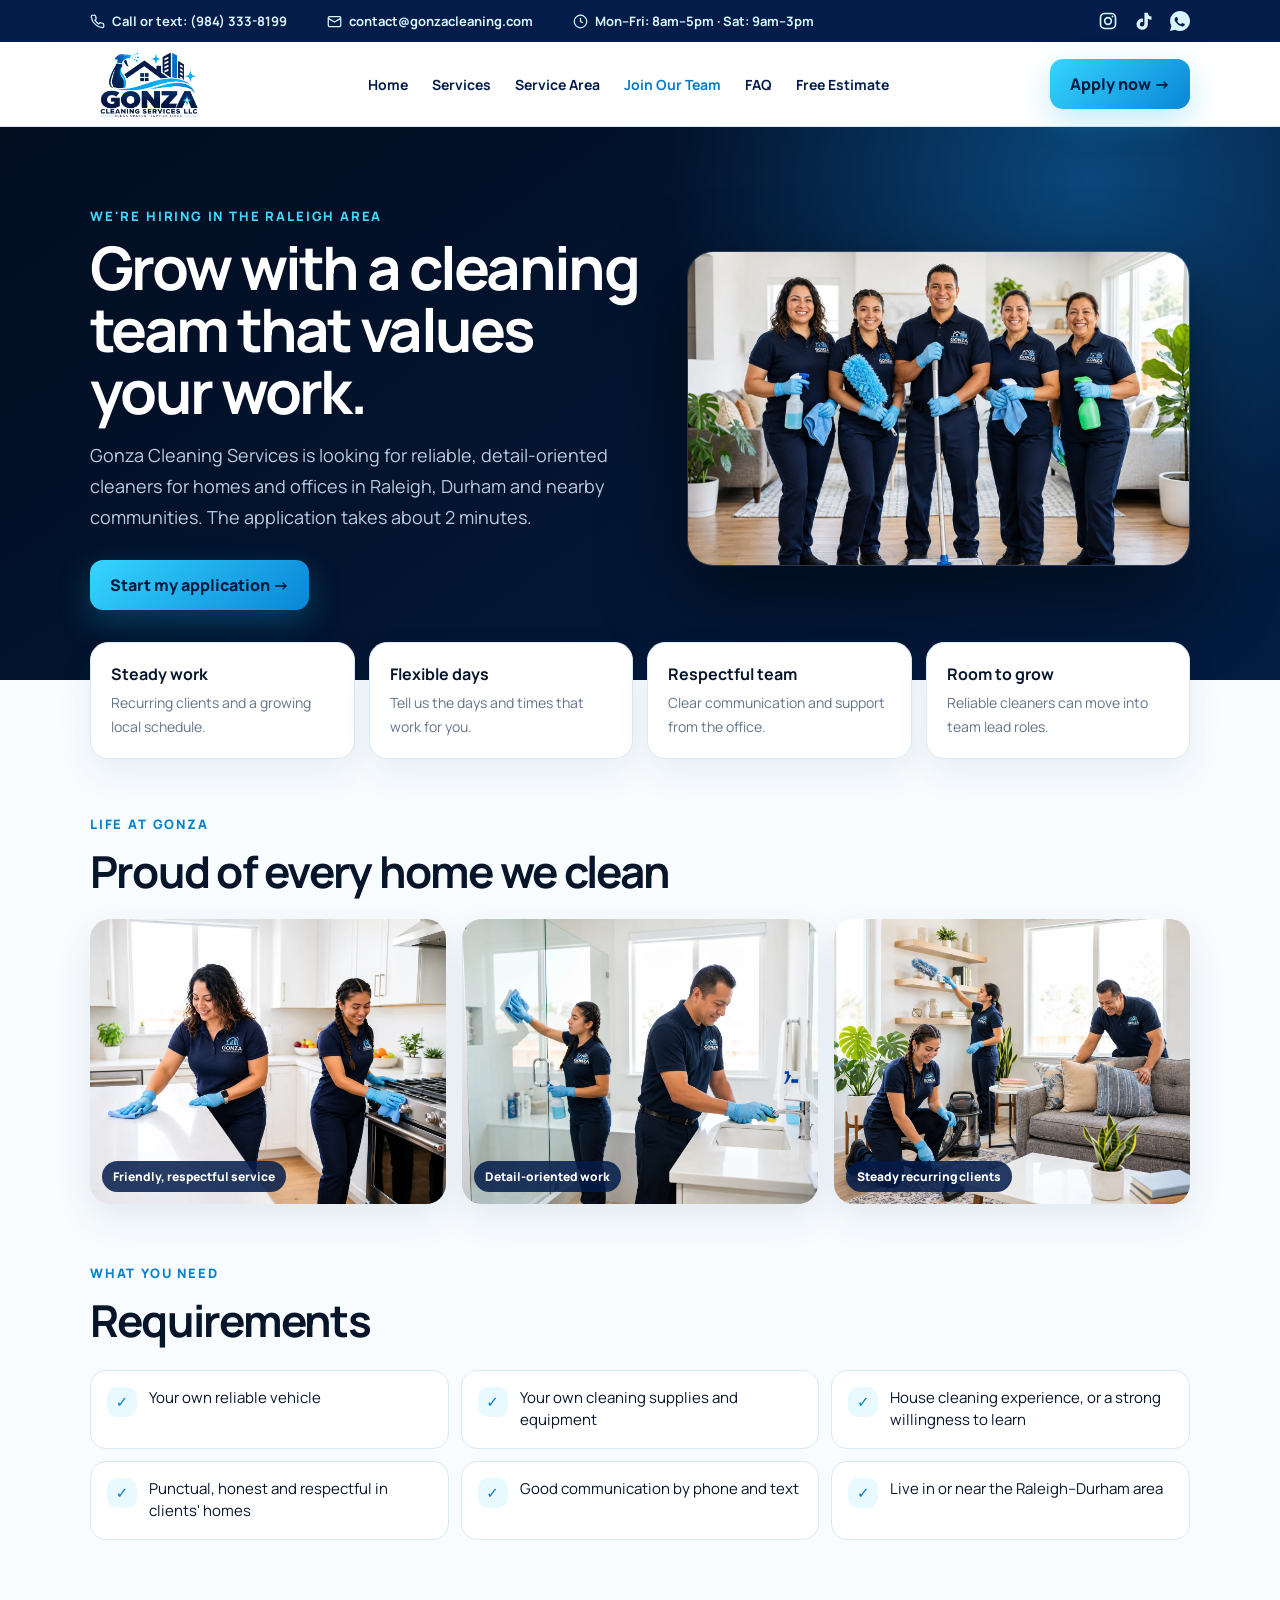
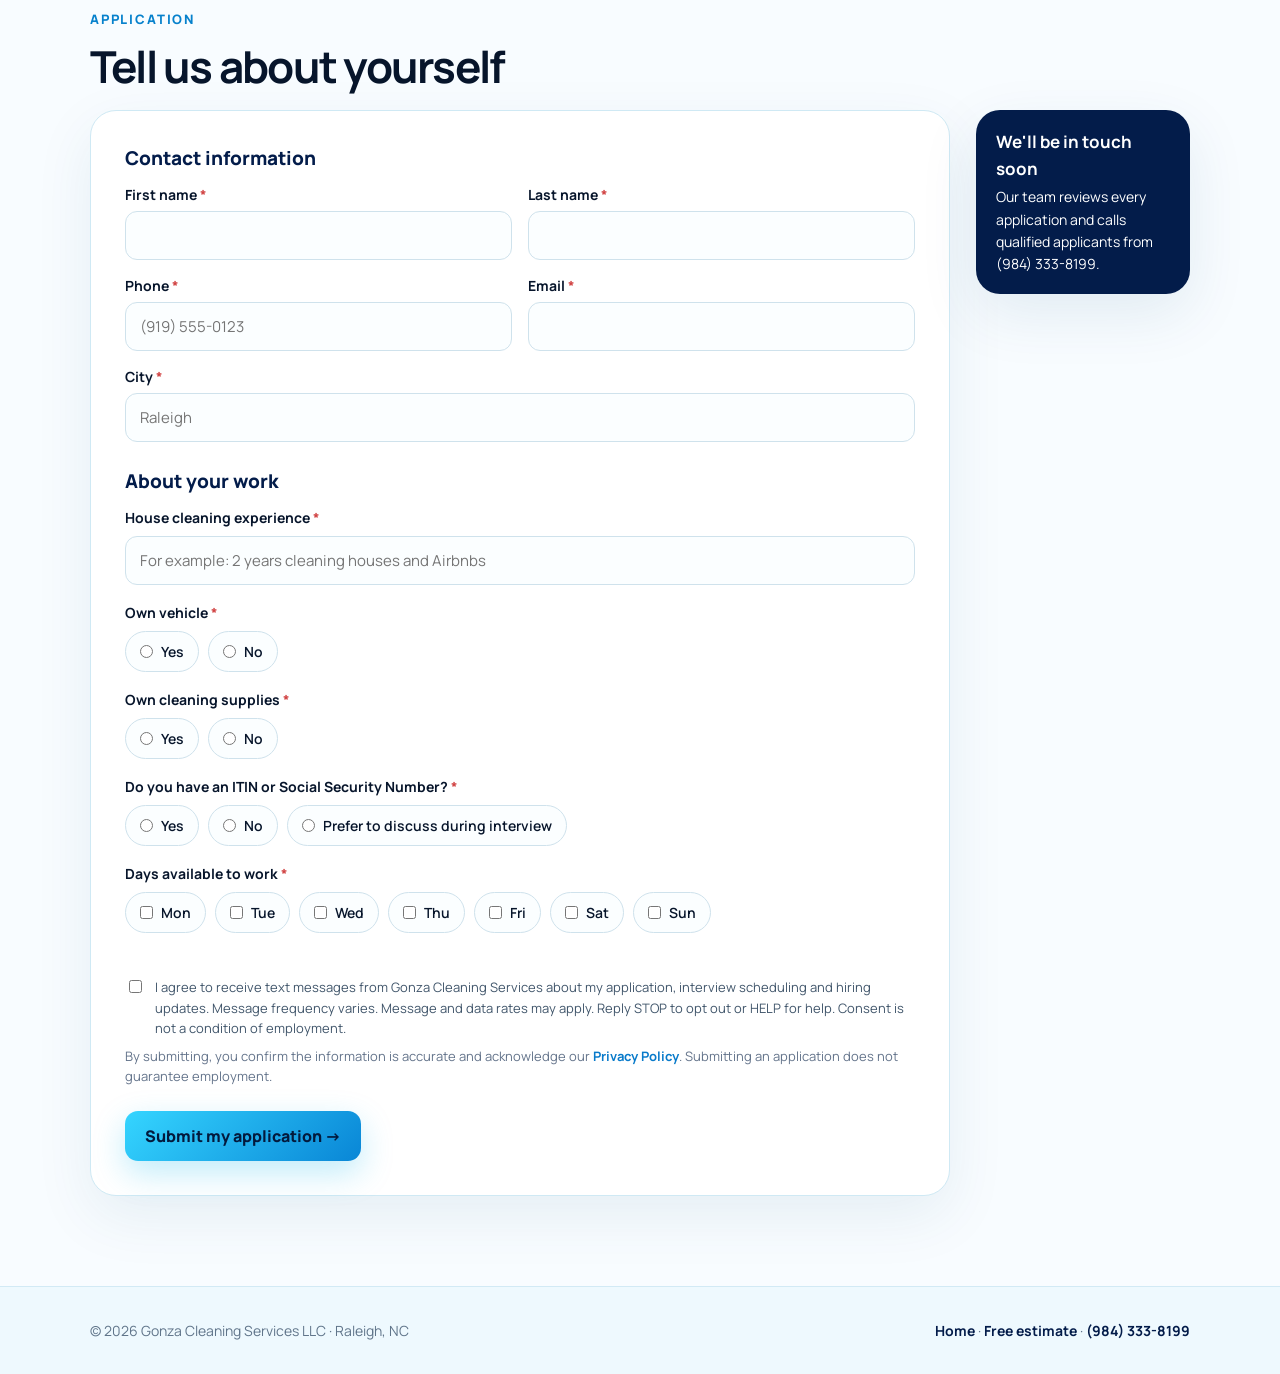
<file: join-our-team.html>
<!doctype html>
<html lang="en">
<head>
<meta charset="utf-8">
<meta name="viewport" content="width=device-width,initial-scale=1">
<title>Join Our Team | Cleaning Jobs in Raleigh NC | Gonza Cleaning</title>
<meta name="description" content="Apply to join Gonza Cleaning Services. We are hiring reliable, detail-oriented house cleaners in Raleigh, Durham and nearby North Carolina communities.">
<meta name="robots" content="index,follow">
<link rel="canonical" href="https://www.gonzacleaning.com/join-our-team.html">
<meta property="og:type" content="website"><meta property="og:url" content="https://www.gonzacleaning.com/join-our-team.html"><meta property="og:title" content="Join Our Team | Gonza Cleaning Services"><meta property="og:description" content="We are hiring reliable, detail-oriented cleaners in the Raleigh area. Apply in about 3 minutes."><meta property="og:image" content="https://www.gonzacleaning.com/assets/gonza-logo-main.jpg">
<link rel="preconnect" href="https://fonts.googleapis.com"><link rel="preconnect" href="https://fonts.gstatic.com" crossorigin>
<link href="https://fonts.googleapis.com/css2?family=Manrope:wght@400;500;600;700;800&display=swap" rel="stylesheet">
<link rel="icon" type="image/png" sizes="192x192" href="/favicon.png">
<meta name="theme-color" content="#f8fcff">
<style>
:root{--navy:#031c4a;--cyan:#18bbed;--blue:#087aca;--ink:#07152b;--muted:#64748b;--line:#d8eaf4;--ice:#eefbff}
*{box-sizing:border-box}html{scroll-behavior:smooth}body{margin:0;font-family:Manrope,system-ui,sans-serif;color:var(--ink);background:#f8fcff}a{color:inherit;text-decoration:none}
.container{width:min(1100px,calc(100% - 40px));margin:auto}
.nav{position:sticky;top:0;z-index:20;background:#ffffffee;backdrop-filter:blur(16px);border-bottom:1px solid var(--line)}
.nav .container{display:flex;align-items:center;justify-content:space-between;height:84px}
.brand img{height:68px;display:block}
.btn{display:inline-flex;align-items:center;justify-content:center;gap:8px;padding:14px 20px;border:0;border-radius:13px;background:linear-gradient(135deg,#35d5ff,#0986d6);color:#031a3d;font:inherit;font-weight:800;box-shadow:0 12px 32px #17b8ed44;cursor:pointer;transition:.2s}
.btn:hover{transform:translateY(-2px)}.btn:disabled{opacity:.6;cursor:wait;transform:none}
.btn.ghost{background:transparent;box-shadow:none;border:1px solid #c8e8f5;color:var(--navy)}
.hero{background:radial-gradient(circle at 85% 10%,#0a477b 0,transparent 35%),linear-gradient(145deg,#020d20,#031c40);color:#fff;padding:80px 0 70px}
.kicker{color:#40d6fa;text-transform:uppercase;letter-spacing:.14em;font-size:13px;font-weight:800}
.hero h1{font-size:clamp(36px,6vw,60px);line-height:1.03;letter-spacing:-.045em;margin:12px 0 18px;max-width:760px}
.hero p{color:#b9cde0;font-size:18px;line-height:1.7;max-width:640px;margin:0 0 28px}
.perks{display:grid;grid-template-columns:repeat(4,1fr);gap:14px;margin-top:-38px}
.perk{background:#fff;border:1px solid var(--line);border-radius:18px;padding:20px;box-shadow:0 14px 36px #073c6312}
.perk strong{display:block;font-size:16px;margin-bottom:6px}.perk span{color:var(--muted);font-size:14px;line-height:1.6}
.reqs{padding:60px 0 10px}
.reqs h2,.apply h2{font-size:clamp(30px,4vw,44px);letter-spacing:-.04em;margin:8px 0 14px}
.req-list{display:grid;grid-template-columns:repeat(3,1fr);gap:12px;margin-top:20px}
.req{display:flex;gap:12px;align-items:flex-start;padding:16px;border:1px solid var(--line);border-radius:16px;background:#fff;font-size:15px;line-height:1.5}
.req i{flex:0 0 30px;height:30px;border-radius:10px;display:grid;place-items:center;background:#e8faff;color:#057ec3;font-style:normal;font-weight:900}
.apply{padding:60px 0 90px}
.card{background:#fff;border:1px solid #cfe9f4;border-radius:26px;padding:34px;box-shadow:0 20px 60px #054a7014;max-width:860px}
fieldset{border:0;padding:0;margin:0 0 26px}
legend,.section-title{font-size:19px;font-weight:800;margin-bottom:14px;padding:0;color:var(--navy)}
.grid{display:grid;grid-template-columns:1fr 1fr;gap:16px}.full{grid-column:1/-1}
label.f{display:block;font-weight:700;font-size:14px;margin-bottom:7px}
input[type=text],input[type=tel],input[type=email],input[type=date],select,textarea{width:100%;padding:13px 14px;border:1px solid #cfe2ec;border-radius:12px;font:inherit;font-size:15px;background:#fbfeff;color:var(--ink)}
input:focus,select:focus,textarea:focus{outline:2px solid #35d5ff;border-color:#35d5ff}
textarea{min-height:90px;resize:vertical}
.q{margin-bottom:18px}.q>.f{margin-bottom:9px}
.choices{display:flex;flex-wrap:wrap;gap:9px}
.choices label{display:inline-flex;align-items:center;gap:8px;padding:10px 14px;border:1px solid #cfe2ec;border-radius:999px;background:#fbfeff;font-size:14px;font-weight:600;cursor:pointer}
.choices input{accent-color:#0986d6;margin:0}
.choices label:has(input:checked){border-color:#0986d6;background:#e8f7ff}
.hint{display:block;color:var(--muted);font-size:13px;margin-top:6px;line-height:1.5}
.consent{display:flex;gap:10px;align-items:flex-start;font-size:13px;line-height:1.6;color:#41566b;margin:8px 0}
.consent input{margin-top:3px;accent-color:#0986d6;flex:0 0 auto}
.req-star{color:#d14343}
.notice{display:none;margin-top:16px;padding:14px 16px;border-radius:12px;font-weight:700;line-height:1.5}
.notice.ok{display:block;background:#e9fbef;color:#14613a;border:1px solid #bfe8cf}
.notice.err{display:block;background:#fff1f1;color:#8a1f1f;border:1px solid #f1c6c6}
.blocked{display:none;margin-top:10px;padding:12px 14px;border-radius:12px;background:#fff8e6;border:1px solid #f3dfa6;color:#6b4e00;font-size:14px;line-height:1.5}
.hero .container{display:grid;grid-template-columns:1.05fr .95fr;gap:40px;align-items:center}
.hero-photo{position:relative;border-radius:26px;overflow:hidden;aspect-ratio:16/10;box-shadow:0 30px 80px #0008;border:1px solid #ffffff25}
.hero-photo img{width:100%;height:100%;object-fit:cover;display:block}
.hero-photo .tag{position:absolute;left:16px;bottom:16px;padding:10px 14px;border-radius:14px;background:#031a3de8;border:1px solid #fff4;color:#fff;font-weight:800;font-size:13px;backdrop-filter:blur(10px)}
.gallery{padding:56px 0 0}.gallery h2{font-size:clamp(30px,4vw,44px);letter-spacing:-.04em;margin:8px 0 18px}
.gal{display:grid;grid-template-columns:repeat(3,1fr);gap:16px;align-items:start}
.gal figure{margin:0;border-radius:20px;overflow:hidden;position:relative;aspect-ratio:4/3.2;box-shadow:0 14px 36px #073c6318}
.gal img{width:100%;height:100%;object-fit:cover;display:block;transition:.5s}.gal figure:hover img{transform:scale(1.05)}
.gal figcaption{position:absolute;left:12px;bottom:12px;padding:7px 11px;border-radius:99px;background:#031c4ad9;color:#fff;font-size:12px;font-weight:800}
.apply-grid{display:grid;grid-template-columns:minmax(0,860px) 1fr;gap:26px;align-items:start}
.apply-side{position:sticky;top:110px;border-radius:24px;overflow:hidden;box-shadow:0 20px 60px #054a7018}
.apply-side img{width:100%;display:block;aspect-ratio:3/4;object-fit:cover}
.apply-side div{background:#031c4a;color:#fff;padding:18px 20px;font-size:14px;line-height:1.6}.apply-side strong{display:block;font-size:17px;margin-bottom:4px}
@media(max-width:860px){.hero .container{grid-template-columns:1fr}.hero-photo{aspect-ratio:16/10}.gal{grid-template-columns:1fr}.apply-grid{grid-template-columns:1fr}.apply-side{display:none}}
footer{background:#eef9fe;border-top:1px solid #d2eaf5;color:#60758a;padding:34px 0;font-size:14px}
footer .container{display:flex;justify-content:space-between;gap:20px;flex-wrap:wrap}
footer a{color:var(--navy);font-weight:700}
@media(max-width:860px){.perks{grid-template-columns:1fr 1fr}.req-list{grid-template-columns:1fr}.grid{grid-template-columns:1fr}.card{padding:22px}.nav .btn{display:none}}
@media(max-width:520px){.perks{grid-template-columns:1fr}.hero{padding:56px 0 64px}}

.topbar{background:var(--navy);color:#d9f3ff;font-size:13px;font-weight:700}
.topbar .container{display:flex;align-items:center;gap:40px;min-height:42px;flex-wrap:nowrap;justify-content:flex-start}
.topbar a,.topbar span{display:inline-flex;align-items:center;gap:7px;color:inherit;white-space:nowrap}
.topbar svg{width:15px;height:15px;flex:none}
.tb-social{margin-left:auto;display:flex;gap:16px}
.tb-social svg{width:20px;height:20px}
.tb-social a:hover,.topbar a:hover{color:#40d6fa}
.nav{top:0}
.nav .container{gap:24px}
.navlinks{display:flex;gap:24px;font-size:14px;font-weight:700;color:var(--navy)}
.navlinks a:hover,.navlinks a.active{color:var(--blue)}
.perks{position:relative;z-index:5}
@media(max-width:1020px){.navlinks{display:none}}
@media(max-width:860px){.tb-hide{display:none!important}.topbar .container{gap:16px}}
</style>
</head>
<body>
<div class="topbar"><div class="container"><a href="tel:+19843338199"><svg viewBox="0 0 24 24" fill="none" stroke="currentColor" stroke-width="2" aria-hidden="true"><path d="M22 16.9v3a2 2 0 0 1-2.2 2 19.8 19.8 0 0 1-8.6-3.1 19.5 19.5 0 0 1-6-6A19.8 19.8 0 0 1 2.1 4.2 2 2 0 0 1 4.1 2h3a2 2 0 0 1 2 1.7c.1.9.4 1.8.7 2.7a2 2 0 0 1-.5 2.1L8 9.8a16 16 0 0 0 6 6l1.3-1.3a2 2 0 0 1 2.1-.4c.9.3 1.8.6 2.7.7a2 2 0 0 1 1.7 2z"/></svg>Call or text: (984) 333-8199</a><a class="tb-hide" href="mailto:contact@gonzacleaning.com"><svg viewBox="0 0 24 24" fill="none" stroke="currentColor" stroke-width="2" aria-hidden="true"><rect x="2" y="4" width="20" height="16" rx="2"/><path d="m22 7-10 6L2 7"/></svg>contact@gonzacleaning.com</a><span class="tb-hide"><svg viewBox="0 0 24 24" fill="none" stroke="currentColor" stroke-width="2" aria-hidden="true"><circle cx="12" cy="12" r="10"/><path d="M12 6v6l4 2"/></svg>Mon–Fri: 8am–5pm · Sat: 9am–3pm</span><div class="tb-social"><a href="https://www.instagram.com/gonzacleaning/" target="_blank" rel="noopener noreferrer" aria-label="Instagram"><svg viewBox="0 0 24 24" fill="none" aria-hidden="true"><rect x="3" y="3" width="18" height="18" rx="5" stroke="currentColor" stroke-width="2"/><circle cx="12" cy="12" r="4" stroke="currentColor" stroke-width="2"/><circle cx="17.4" cy="6.7" r="1.2" fill="currentColor"/></svg></a><a href="https://www.tiktok.com/@gonza.cleaning.ser" target="_blank" rel="noopener noreferrer" aria-label="TikTok"><svg viewBox="0 0 24 24" fill="currentColor" aria-hidden="true"><path d="M16.6 2c.3 2.7 1.8 4.3 4.4 4.5v4.1a9.7 9.7 0 0 1-4.4-1.3v6.9A6.8 6.8 0 1 1 10.7 9v4.2a2.7 2.7 0 1 0 1.8 2.5V2h4.1z"/></svg></a><a href="https://wa.me/19843338199" target="_blank" rel="noopener noreferrer" aria-label="WhatsApp"><svg viewBox="0 0 24 24" fill="currentColor" aria-hidden="true"><path d="M12.05 0C5.45 0 .08 5.37.08 11.97c0 2.11.55 4.17 1.6 5.99L0 24l6.2-1.63a11.96 11.96 0 0 0 5.85 1.49c6.6 0 11.97-5.37 11.97-11.97S18.65 0 12.05 0Zm5.46 17.1c-.25.7-1.45 1.33-2.02 1.42-.51.07-1.16.1-1.87-.12-.43-.14-.99-.32-1.7-.62-2.98-1.29-4.93-4.29-5.08-4.49-.15-.2-1.22-1.62-1.22-3.09s.77-2.19 1.04-2.49c.28-.3.6-.37.8-.37h.57c.18.01.43-.07.67.51.25.6.84 2.07.92 2.22.07.15.12.32.02.52-.1.2-.15.32-.3.5-.15.17-.31.39-.45.52-.15.15-.3.31-.13.61.17.3.77 1.28 1.66 2.08 1.14 1.02 2.1 1.33 2.4 1.48.3.15.48.13.65-.07.17-.2.74-.87.94-1.17.2-.3.4-.25.67-.15.27.1 1.74.82 2.04.97.3.15.5.22.57.35.08.12.08.72-.17 1.42Z"/></svg></a></div></div></div>
<nav class="nav"><div class="container"><a class="brand" href="/" aria-label="Gonza Cleaning Services home"><img src="assets/gonza-logo-primary-transparent.png" alt="GONZA CLEANING SERVICES LLC"></a><div class="navlinks"><a href="/">Home</a><a href="/#services">Services</a><a href="/#service-area">Service Area</a><a class="active" href="#top">Join Our Team</a><a href="/#faq">FAQ</a><a href="/#estimate">Free Estimate</a></div><a class="btn" href="#apply">Apply now →</a></div></nav>

<header class="hero" id="top"><div class="container"><div>
<div class="kicker">We're hiring in the Raleigh area</div>
<h1>Grow with a cleaning team that values your work.</h1>
<p>Gonza Cleaning Services is looking for reliable, detail-oriented cleaners for homes and offices in Raleigh, Durham and nearby communities. The application takes about 2 minutes.</p>
<a class="btn" href="#apply">Start my application →</a>
</div>
<div class="hero-photo"><img src="assets/gonza-team-hiring-v2.webp" width="1536" height="1024" alt="Smiling Gonza Cleaning team in navy uniforms holding cleaning supplies in a bright living room"></div>
</div></header>

<section><div class="container"><div class="perks">
<div class="perk"><strong>Steady work</strong><span>Recurring clients and a growing local schedule.</span></div>
<div class="perk"><strong>Flexible days</strong><span>Tell us the days and times that work for you.</span></div>
<div class="perk"><strong>Respectful team</strong><span>Clear communication and support from the office.</span></div>
<div class="perk"><strong>Room to grow</strong><span>Reliable cleaners can move into team lead roles.</span></div>
</div></div></section>

<section class="gallery"><div class="container">
<div class="kicker" style="color:#0781cc">Life at Gonza</div>
<h2>Proud of every home we clean</h2>
<div class="gal">
<figure><img src="assets/gonza-team-kitchen-v2.webp" width="1451" height="1084" loading="lazy" alt="Two Gonza cleaners in navy uniforms cleaning a bright kitchen"><figcaption>Friendly, respectful service</figcaption></figure>
<figure><img src="assets/gonza-team-bathroom-v2.webp" width="1451" height="1084" loading="lazy" alt="Gonza team cleaning a modern bathroom shower and sink"><figcaption>Detail-oriented work</figcaption></figure>
<figure><img src="assets/gonza-team-living-v2.webp" width="1451" height="1084" loading="lazy" alt="Gonza team vacuuming, dusting and tidying a living room"><figcaption>Steady recurring clients</figcaption></figure>
</div>
</div></section>

<section class="reqs"><div class="container">
<div class="kicker" style="color:#0781cc">What you need</div>
<h2>Requirements</h2>
<div class="req-list">
<div class="req"><i>✓</i><span>Your own reliable vehicle</span></div>
<div class="req"><i>✓</i><span>Your own cleaning supplies and equipment</span></div>
<div class="req"><i>✓</i><span>House cleaning experience, or a strong willingness to learn</span></div>
<div class="req"><i>✓</i><span>Punctual, honest and respectful in clients' homes</span></div>
<div class="req"><i>✓</i><span>Good communication by phone and text</span></div>
<div class="req"><i>✓</i><span>Live in or near the Raleigh–Durham area</span></div>
</div>
</div></section>

<section class="apply" id="apply"><div class="container">
<div class="kicker" style="color:#0781cc">Application</div>
<h2>Tell us about yourself</h2>
<div class="apply-grid"><form class="card" id="applyForm" novalidate>
<input type="text" name="_honey" tabindex="-1" autocomplete="off" style="display:none">

<fieldset><legend>Contact information</legend><div class="grid">
<div><label class="f" for="first_name">First name <span class="req-star">*</span></label><input type="text" id="first_name" name="first_name" autocomplete="given-name" required></div>
<div><label class="f" for="last_name">Last name <span class="req-star">*</span></label><input type="text" id="last_name" name="last_name" autocomplete="family-name" required></div>
<div><label class="f" for="phone">Phone <span class="req-star">*</span></label><input type="tel" id="phone" name="phone" autocomplete="tel" placeholder="(919) 555-0123" required></div>
<div><label class="f" for="email">Email <span class="req-star">*</span></label><input type="email" id="email" name="email" autocomplete="email" required></div>
<div class="full"><label class="f" for="city">City <span class="req-star">*</span></label><input type="text" id="city" name="city" autocomplete="address-level2" placeholder="Raleigh" required></div>
</div></fieldset>

<fieldset><legend>About your work</legend>
<div class="q"><label class="f" for="experience">House cleaning experience <span class="req-star">*</span></label><input type="text" id="experience" name="experience" placeholder="For example: 2 years cleaning houses and Airbnbs" required></div>
<div class="q"><span class="f" style="display:block;font-weight:700;font-size:14px;margin-bottom:9px">Own vehicle <span class="req-star">*</span></span><div class="choices" data-required="own_vehicle">
<label><input type="radio" name="own_vehicle" value="Yes"> Yes</label>
<label><input type="radio" name="own_vehicle" value="No"> No</label>
</div></div>
<div class="q"><span class="f" style="display:block;font-weight:700;font-size:14px;margin-bottom:9px">Own cleaning supplies <span class="req-star">*</span></span><div class="choices" data-required="own_supplies">
<label><input type="radio" name="own_supplies" value="Yes"> Yes</label>
<label><input type="radio" name="own_supplies" value="No"> No</label>
</div></div>
<div class="blocked" id="reqNotice">Your own vehicle and supplies are required for this position. You can still send your application and we will keep it on file.</div>
<div class="q"><span class="f" style="display:block;font-weight:700;font-size:14px;margin-bottom:9px">Do you have an ITIN or Social Security Number? <span class="req-star">*</span></span><div class="choices" data-required="ssn_itin">
<label><input type="radio" name="ssn_itin" value="Yes"> Yes</label>
<label><input type="radio" name="ssn_itin" value="No"> No</label>
<label><input type="radio" name="ssn_itin" value="Prefer to discuss during interview"> Prefer to discuss during interview</label>
</div></div>
<div class="q"><span class="f" style="display:block;font-weight:700;font-size:14px;margin-bottom:9px">Days available to work <span class="req-star">*</span></span><div class="choices" data-required="days_available">
<label><input type="checkbox" name="days_available" value="Monday"> Mon</label>
<label><input type="checkbox" name="days_available" value="Tuesday"> Tue</label>
<label><input type="checkbox" name="days_available" value="Wednesday"> Wed</label>
<label><input type="checkbox" name="days_available" value="Thursday"> Thu</label>
<label><input type="checkbox" name="days_available" value="Friday"> Fri</label>
<label><input type="checkbox" name="days_available" value="Saturday"> Sat</label>
<label><input type="checkbox" name="days_available" value="Sunday"> Sun</label>
</div></div>
</fieldset>

<label class="consent"><input type="checkbox" name="sms_consent" value="Yes" id="sms_consent"><span>I agree to receive text messages from Gonza Cleaning Services about my application, interview scheduling and hiring updates. Message frequency varies. Message and data rates may apply. Reply STOP to opt out or HELP for help. Consent is not a condition of employment.</span></label>
<p class="hint">By submitting, you confirm the information is accurate and acknowledge our <a href="privacy.html" style="color:var(--blue);font-weight:700">Privacy Policy</a>. Submitting an application does not guarantee employment.</p>

<button class="btn" type="submit" id="submitBtn" style="margin-top:12px">Submit my application →</button>
<div class="notice" id="notice" role="status" aria-live="polite"></div>
</form>
<aside class="apply-side"><div><strong>We'll be in touch soon</strong>Our team reviews every application and calls qualified applicants from (984) 333-8199.</div></aside>
</div>
</div></section>

<footer><div class="container">
<span>© <span id="yr"></span> Gonza Cleaning Services LLC · Raleigh, NC</span>
<span><a href="/">Home</a> · <a href="/#estimate">Free estimate</a> · <a href="tel:+19843338199">(984) 333-8199</a></span>
</div></footer>

<script>
document.getElementById('yr').textContent=new Date().getFullYear();
(function(){
 const form=document.getElementById('applyForm');
 const notice=document.getElementById('notice');
 const btn=document.getElementById('submitBtn');
 const reqNotice=document.getElementById('reqNotice');
 const GHL='https://services.leadconnectorhq.com/hooks/djKDRQ5SK7LVrMdc71PD/webhook-trigger/5mELAW9N0eT5maPAikNT';
 const WEB3='https://api.web3forms.com/submit';
 const WEB3_KEY='4a6340ba-fec6-4b7b-bb6e-03b7d6c49efc';
 function val(name){const els=form.querySelectorAll('[name="'+name+'"]');if(!els.length)return '';if(els[0].type==='radio')return (form.querySelector('[name="'+name+'"]:checked')||{}).value||'';if(els[0].type==='checkbox'&&els.length>1)return [...form.querySelectorAll('[name="'+name+'"]:checked')].map(e=>e.value).join(', ');if(els[0].type==='checkbox')return els[0].checked?els[0].value:'';return String(els[0].value||'').trim();}
 function show(msg,ok){notice.textContent=msg;notice.className='notice '+(ok?'ok':'err');}
 form.addEventListener('change',function(){reqNotice.style.display=(val('own_vehicle')==='No'||val('own_supplies')==='No')?'block':'none';});
 const labels={first_name:'First name',last_name:'Last name',phone:'Phone',email:'Email',city:'City',experience:'House cleaning experience',own_vehicle:'Own vehicle',own_supplies:'Own cleaning supplies',ssn_itin:'ITIN or SSN',days_available:'Days available',sms_consent:'SMS consent'};
 let sending=false;
 form.addEventListener('submit',async function(e){
  e.preventDefault();
  if(sending||form.elements._honey.value)return;
  for(const id of ['first_name','last_name','phone','email','city','experience']){const el=document.getElementById(id);if(!el.checkValidity()){el.reportValidity();return;}}
  for(const box of form.querySelectorAll('[data-required]')){if(!val(box.dataset.required)){box.scrollIntoView({behavior:'smooth',block:'center'});show('Please answer all required questions (marked with *).',false);return;}}
  const data={};Object.keys(labels).forEach(k=>data[k]=val(k));
  const summary=Object.keys(labels).filter(k=>!['first_name','last_name','phone','email'].includes(k)).map(k=>labels[k]+': '+(data[k]||'—')).join('\n');
  sending=true;btn.disabled=true;btn.textContent='Sending…';
  const crm=new URLSearchParams(Object.assign({},data,{name:(data.first_name+' '+data.last_name).trim(),service_city:data.city,source:'Join Our Team page',application_summary:summary}));
  let ghlOk=false,mailOk=false;
  try{await fetch(GHL,{method:'POST',mode:'no-cors',body:crm,keepalive:true});ghlOk=true;}catch(err){}
  try{const payload={access_key:WEB3_KEY,subject:'New Job Application - '+data.first_name+' '+data.last_name,from_name:'GONZA Join Our Team',email:data.email,replyto:data.email};Object.keys(labels).forEach(k=>payload[labels[k]]=data[k]||'—');const r=await fetch(WEB3,{method:'POST',headers:{'Content-Type':'application/json',Accept:'application/json'},body:JSON.stringify(payload)});const j=await r.json();mailOk=r.ok&&j.success===true;}catch(err){}
  if(ghlOk||mailOk){show('Thank you, '+data.first_name+'! We received your application. Our team will review it and contact you soon.',true);form.reset();reqNotice.style.display='none';}
  else{show('We could not send your application. Please try again, or call or text us at (984) 333-8199.',false);}
  sending=false;btn.disabled=false;btn.textContent='Submit my application →';
 });
})();
</script>
</body>
</html>
</file>
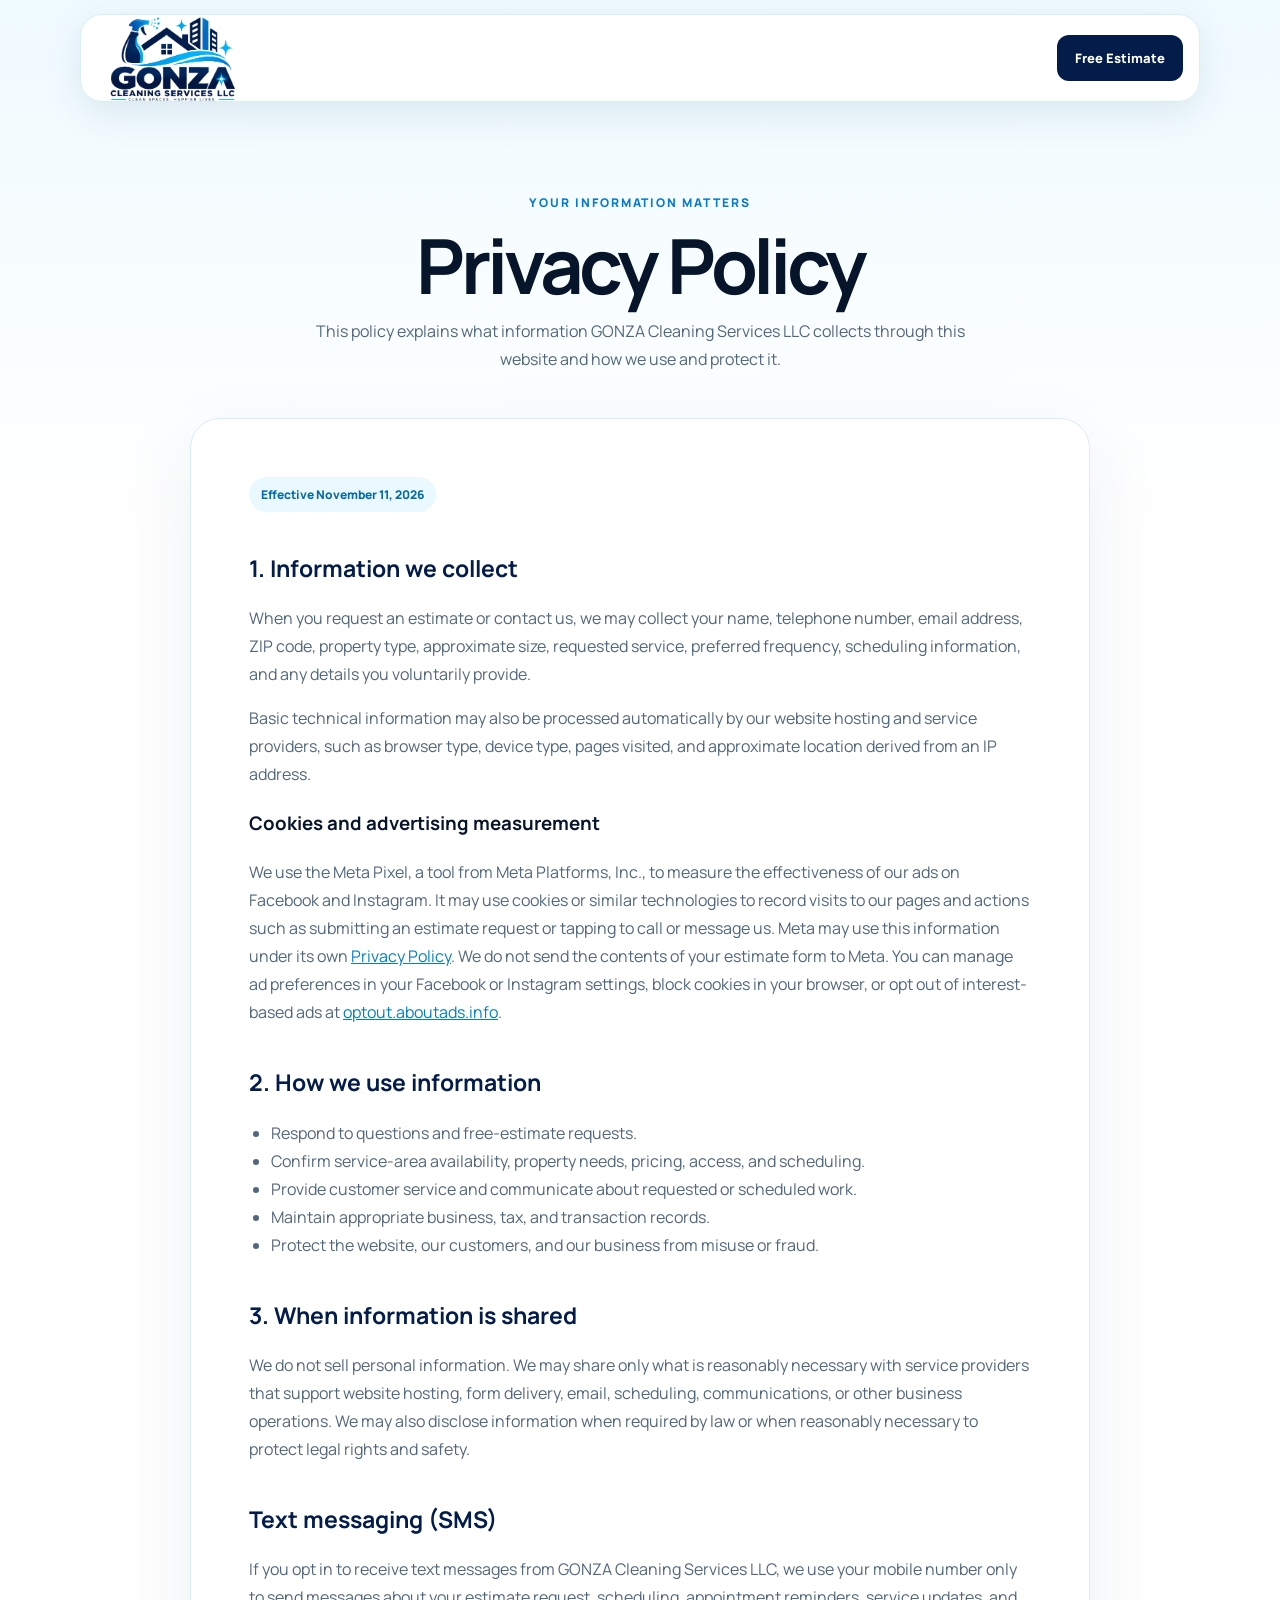
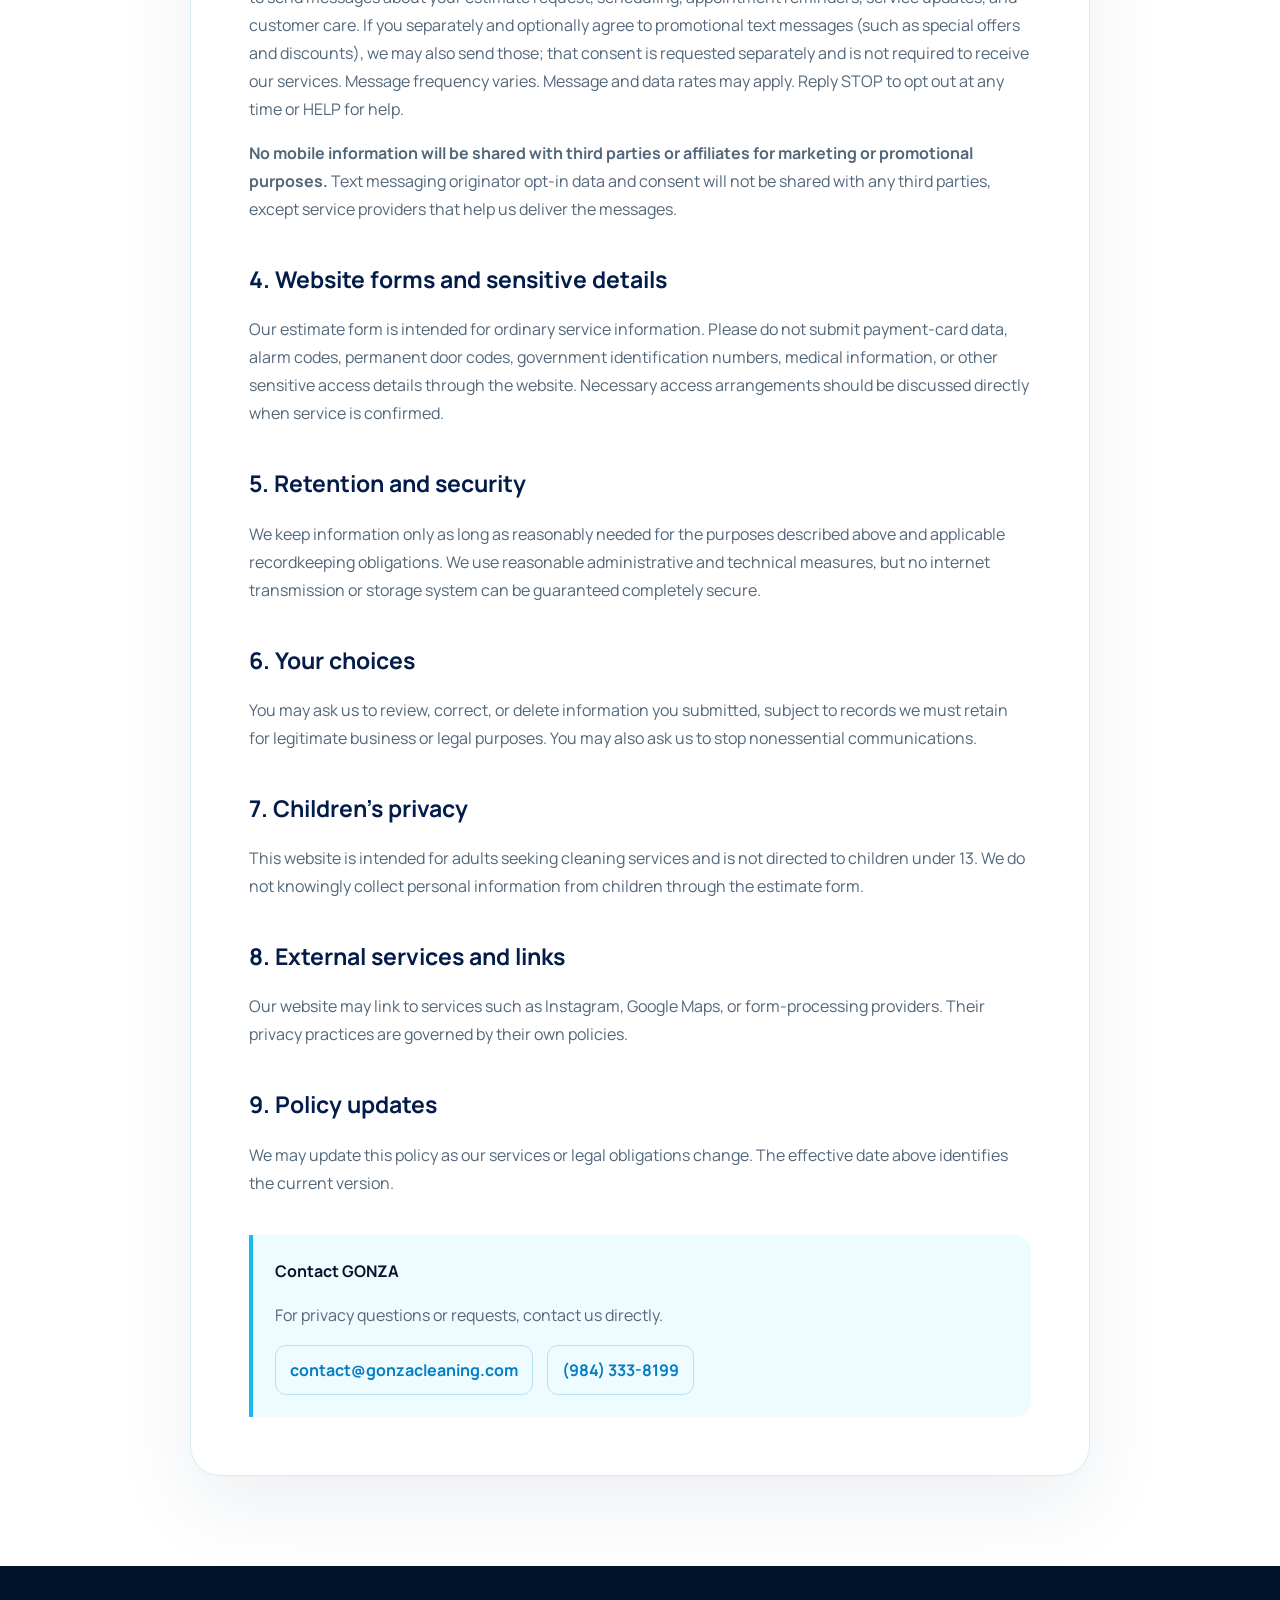
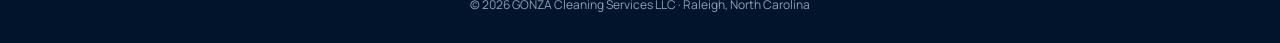
<file: privacy.html>
<!doctype html>
<html lang="en"><head><meta charset="utf-8"><meta name="viewport" content="width=device-width,initial-scale=1"><title>Privacy Policy | GONZA Cleaning Services LLC</title><meta name="description" content="Privacy Policy for GONZA Cleaning Services LLC and gonzacleaning.com."><link rel="canonical" href="https://gonzacleaning.com/privacy.html"><link rel="preconnect" href="https://fonts.googleapis.com"><link rel="preconnect" href="https://fonts.gstatic.com" crossorigin><link href="https://fonts.googleapis.com/css2?family=Manrope:wght@400;500;600;700;800&display=swap" rel="stylesheet"><style>
:root{--navy:#031c4a;--ink:#07152b;--blue:#087aca;--cyan:#18bbed;--muted:#52677b}*{box-sizing:border-box}body{margin:0;font-family:Manrope,system-ui,sans-serif;color:var(--ink);background:linear-gradient(180deg,#effaff,#fff 520px);line-height:1.75}a{color:#057ec3}.nav{position:sticky;top:0;z-index:5;display:flex;align-items:center;justify-content:space-between;width:min(1120px,calc(100% - 28px));height:88px;margin:14px auto;padding:8px 16px;border:1px solid #d9edf6;border-radius:22px;background:#fffffff2;backdrop-filter:blur(18px);box-shadow:0 12px 38px #0a42631a}.nav img{display:block;width:150px}.nav a:last-child{padding:12px 18px;border-radius:12px;background:var(--navy);color:#fff;text-decoration:none;font-weight:800;font-size:13px}.hero{padding:76px 20px 45px;text-align:center}.eyebrow{color:#087aca;font-size:12px;font-weight:800;letter-spacing:.16em;text-transform:uppercase}.hero h1{max-width:860px;margin:14px auto;font-size:clamp(42px,7vw,76px);line-height:1;letter-spacing:-.055em}.hero p{max-width:680px;margin:auto;color:var(--muted)}.policy{width:min(900px,calc(100% - 28px));margin:0 auto 90px;padding:clamp(25px,5vw,58px);border:1px solid #d9edf6;border-radius:30px;background:#fff;box-shadow:0 28px 80px #08385c14}.updated{display:inline-block;padding:7px 12px;border-radius:999px;background:#eaf9ff;color:#076aa7;font-size:12px;font-weight:800}.policy h2{margin:36px 0 8px;color:var(--navy);font-size:23px}.policy p,.policy li{color:var(--muted)}.policy ul{padding-left:22px}.notice{margin-top:38px;padding:22px;border-left:4px solid var(--cyan);border-radius:0 16px 16px 0;background:#eefbff}.contact{display:flex;gap:14px;flex-wrap:wrap;margin-top:15px}.contact a{padding:10px 14px;border:1px solid #b9e3f2;border-radius:11px;text-decoration:none;font-weight:700}footer{padding:28px 20px;text-align:center;color:#8ba2b4;background:#02142b;font-size:12px}@media(max-width:600px){.nav{height:76px}.nav img{width:118px}.hero{padding-top:48px}.policy{border-radius:22px}}
</style><!-- Meta Pixel -->
<script>!function(f,b,e,v,n,t,s){if(f.fbq)return;n=f.fbq=function(){n.callMethod?n.callMethod.apply(n,arguments):n.queue.push(arguments)};if(!f._fbq)f._fbq=n;n.push=n;n.loaded=!0;n.version='2.0';n.queue=[];t=b.createElement(e);t.async=!0;t.src=v;s=b.getElementsByTagName(e)[0];s.parentNode.insertBefore(t,s)}(window,document,'script','https://connect.facebook.net/en_US/fbevents.js');fbq('init','1128710686628603');fbq('track','PageView');
document.addEventListener('click',function(e){var a=e.target.closest&&e.target.closest('a[href^="tel:"],a[href*="wa.me"],a[href*="whatsapp"],#estimateWhatsApp');if(a&&window.fbq)fbq('track','Contact');},true);</script>
<noscript><img height="1" width="1" style="display:none" src="https://www.facebook.com/tr?id=1128710686628603&ev=PageView&noscript=1" alt=""></noscript>
<!-- End Meta Pixel -->
</head><body><nav class="nav"><a href="index.html" aria-label="GONZA home"><img src="assets/gonza-logo-primary-transparent.png" alt="GONZA Cleaning Services LLC"></a><a href="index.html#estimate">Free Estimate</a></nav><header class="hero"><div class="eyebrow">Your information matters</div><h1>Privacy Policy</h1><p>This policy explains what information GONZA Cleaning Services LLC collects through this website and how we use and protect it.</p></header><main class="policy"><span class="updated">Effective November 11, 2026</span><h2>1. Information we collect</h2><p>When you request an estimate or contact us, we may collect your name, telephone number, email address, ZIP code, property type, approximate size, requested service, preferred frequency, scheduling information, and any details you voluntarily provide.</p><p>Basic technical information may also be processed automatically by our website hosting and service providers, such as browser type, device type, pages visited, and approximate location derived from an IP address.</p><h3>Cookies and advertising measurement</h3><p>We use the Meta Pixel, a tool from Meta Platforms, Inc., to measure the effectiveness of our ads on Facebook and Instagram. It may use cookies or similar technologies to record visits to our pages and actions such as submitting an estimate request or tapping to call or message us. Meta may use this information under its own <a href="https://www.facebook.com/privacy/policy/" target="_blank" rel="noopener noreferrer">Privacy Policy</a>. We do not send the contents of your estimate form to Meta. You can manage ad preferences in your Facebook or Instagram settings, block cookies in your browser, or opt out of interest-based ads at <a href="https://optout.aboutads.info/" target="_blank" rel="noopener noreferrer">optout.aboutads.info</a>.</p><h2>2. How we use information</h2><ul><li>Respond to questions and free-estimate requests.</li><li>Confirm service-area availability, property needs, pricing, access, and scheduling.</li><li>Provide customer service and communicate about requested or scheduled work.</li><li>Maintain appropriate business, tax, and transaction records.</li><li>Protect the website, our customers, and our business from misuse or fraud.</li></ul><h2>3. When information is shared</h2><p>We do not sell personal information. We may share only what is reasonably necessary with service providers that support website hosting, form delivery, email, scheduling, communications, or other business operations. We may also disclose information when required by law or when reasonably necessary to protect legal rights and safety.</p><h2>Text messaging (SMS)</h2><p>If you opt in to receive text messages from GONZA Cleaning Services LLC, we use your mobile number only to send messages about your estimate request, scheduling, appointment reminders, service updates, and customer care. If you separately and optionally agree to promotional text messages (such as special offers and discounts), we may also send those; that consent is requested separately and is not required to receive our services. Message frequency varies. Message and data rates may apply. Reply STOP to opt out at any time or HELP for help.</p><p><strong>No mobile information will be shared with third parties or affiliates for marketing or promotional purposes.</strong> Text messaging originator opt-in data and consent will not be shared with any third parties, except service providers that help us deliver the messages.</p><h2>4. Website forms and sensitive details</h2><p>Our estimate form is intended for ordinary service information. Please do not submit payment-card data, alarm codes, permanent door codes, government identification numbers, medical information, or other sensitive access details through the website. Necessary access arrangements should be discussed directly when service is confirmed.</p><h2>5. Retention and security</h2><p>We keep information only as long as reasonably needed for the purposes described above and applicable recordkeeping obligations. We use reasonable administrative and technical measures, but no internet transmission or storage system can be guaranteed completely secure.</p><h2>6. Your choices</h2><p>You may ask us to review, correct, or delete information you submitted, subject to records we must retain for legitimate business or legal purposes. You may also ask us to stop nonessential communications.</p><h2>7. Children’s privacy</h2><p>This website is intended for adults seeking cleaning services and is not directed to children under 13. We do not knowingly collect personal information from children through the estimate form.</p><h2>8. External services and links</h2><p>Our website may link to services such as Instagram, Google Maps, or form-processing providers. Their privacy practices are governed by their own policies.</p><h2>9. Policy updates</h2><p>We may update this policy as our services or legal obligations change. The effective date above identifies the current version.</p><div class="notice"><strong>Contact GONZA</strong><p>For privacy questions or requests, contact us directly.</p><div class="contact"><a href="mailto:contact@gonzacleaning.com">contact@gonzacleaning.com</a><a href="tel:+19843338199">(984) 333-8199</a></div></div></main><footer>© 2026 GONZA Cleaning Services LLC · Raleigh, North Carolina</footer></body></html>
</file>
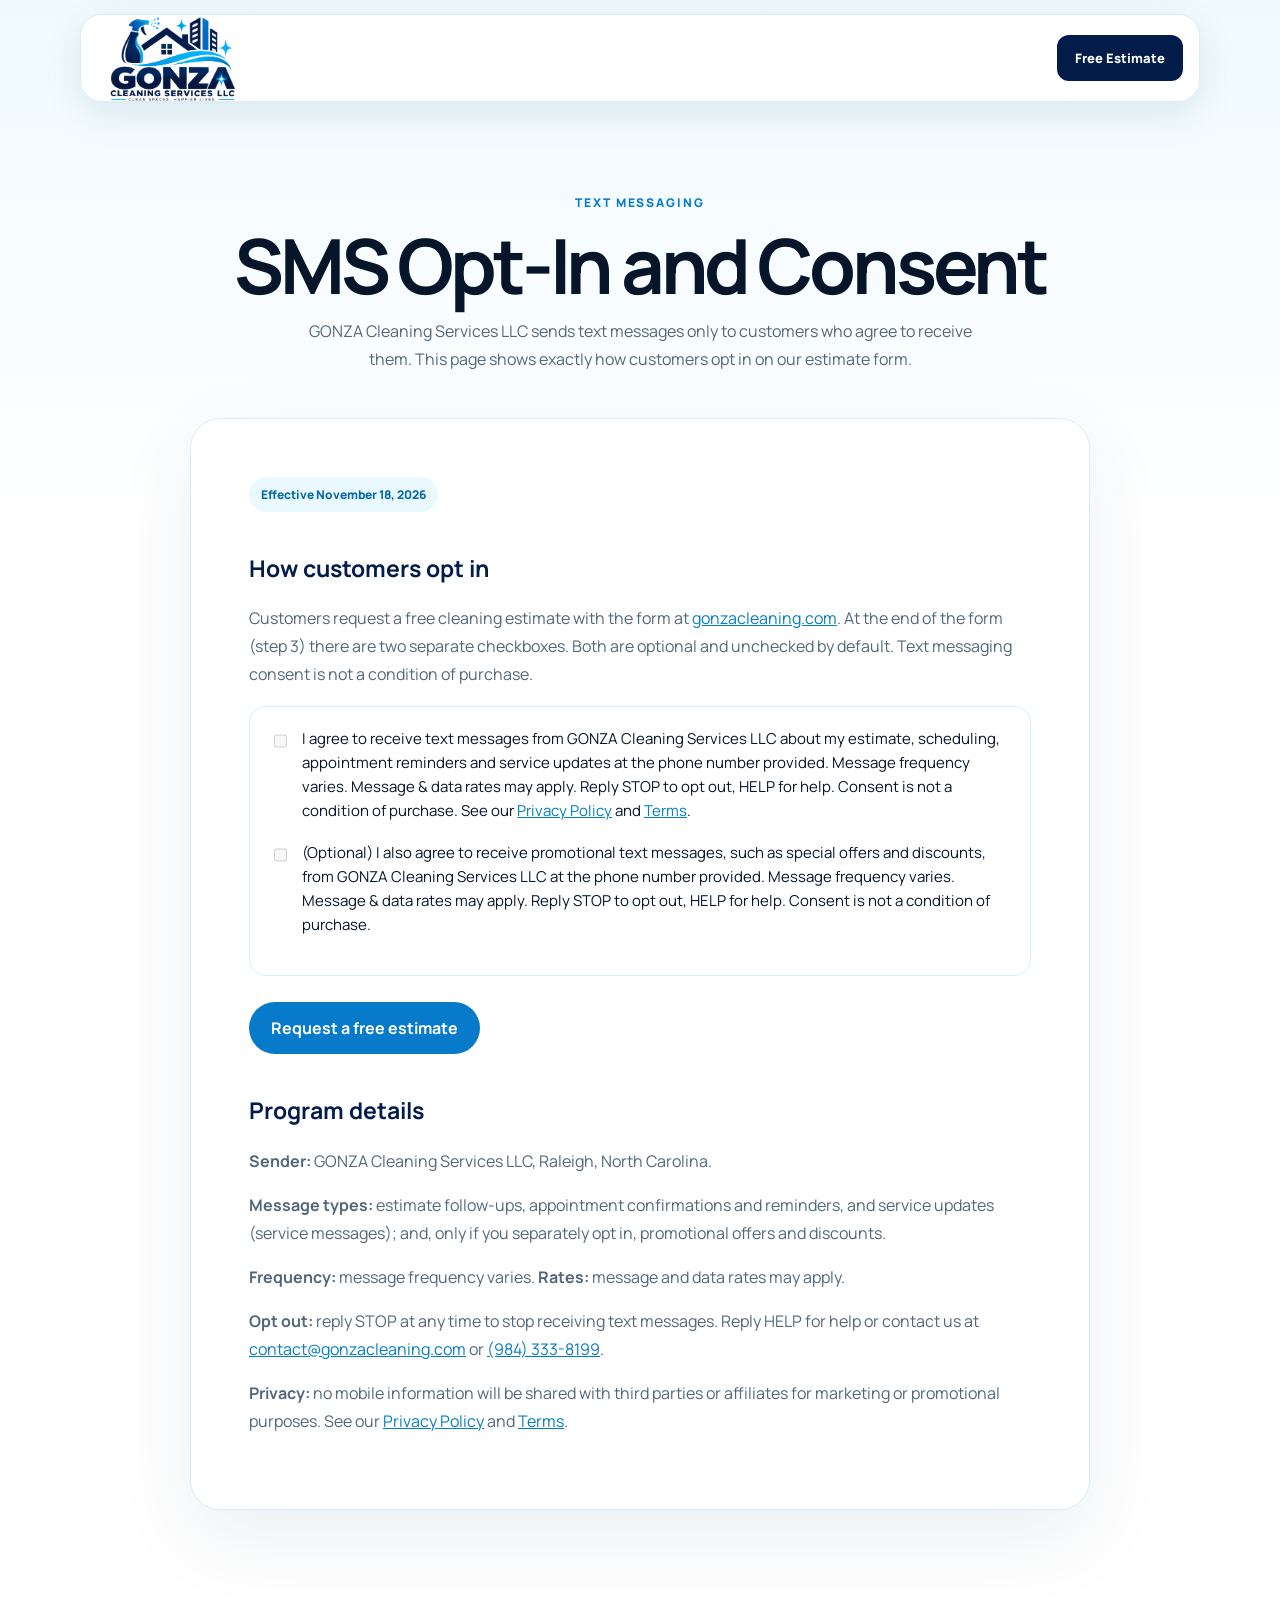
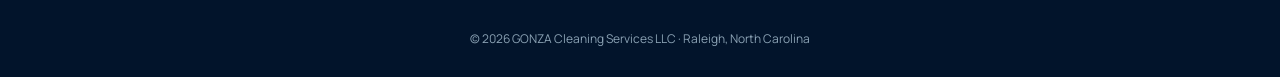
<file: sms-opt-in.html>
<!doctype html>
<html lang="en"><head><meta charset="utf-8"><meta name="viewport" content="width=device-width,initial-scale=1"><title>SMS Opt-In and Consent | GONZA Cleaning Services LLC</title><meta name="description" content="How customers opt in to text messages from GONZA Cleaning Services LLC."><link rel="canonical" href="https://gonzacleaning.com/sms-opt-in.html"><link rel="preconnect" href="https://fonts.googleapis.com"><link rel="preconnect" href="https://fonts.gstatic.com" crossorigin><link href="https://fonts.googleapis.com/css2?family=Manrope:wght@400;500;600;700;800&display=swap" rel="stylesheet"><style>
:root{--navy:#031c4a;--ink:#07152b;--blue:#087aca;--cyan:#18bbed;--muted:#52677b}*{box-sizing:border-box}body{margin:0;font-family:Manrope,system-ui,sans-serif;color:var(--ink);background:linear-gradient(180deg,#effaff,#fff 520px);line-height:1.75}a{color:#057ec3}.nav{position:sticky;top:0;z-index:5;display:flex;align-items:center;justify-content:space-between;width:min(1120px,calc(100% - 28px));height:88px;margin:14px auto;padding:8px 16px;border:1px solid #d9edf6;border-radius:22px;background:#fffffff2;backdrop-filter:blur(18px);box-shadow:0 12px 38px #0a42631a}.nav img{display:block;width:150px}.nav a:last-child{padding:12px 18px;border-radius:12px;background:var(--navy);color:#fff;text-decoration:none;font-weight:800;font-size:13px}.hero{padding:76px 20px 45px;text-align:center}.eyebrow{color:#087aca;font-size:12px;font-weight:800;letter-spacing:.16em;text-transform:uppercase}.hero h1{max-width:860px;margin:14px auto;font-size:clamp(42px,7vw,76px);line-height:1;letter-spacing:-.055em}.hero p{max-width:680px;margin:auto;color:var(--muted)}.policy{width:min(900px,calc(100% - 28px));margin:0 auto 90px;padding:clamp(25px,5vw,58px);border:1px solid #d9edf6;border-radius:30px;background:#fff;box-shadow:0 28px 80px #08385c14}.updated{display:inline-block;padding:7px 12px;border-radius:999px;background:#eaf9ff;color:#076aa7;font-size:12px;font-weight:800}.policy h2{margin:36px 0 8px;color:var(--navy);font-size:23px}.policy p,.policy li{color:var(--muted)}.policy ul{padding-left:22px}.notice{margin-top:38px;padding:22px;border-left:4px solid var(--cyan);border-radius:0 16px 16px 0;background:#eefbff}.contact{display:flex;gap:14px;flex-wrap:wrap;margin-top:15px}.contact a{padding:10px 14px;border:1px solid #b9e3f2;border-radius:11px;text-decoration:none;font-weight:700}footer{padding:28px 20px;text-align:center;color:#8ba2b4;background:#02142b;font-size:12px}@media(max-width:600px){.nav{height:76px}.nav img{width:118px}.hero{padding-top:48px}.policy{border-radius:22px}}
.optin{border:1px solid #d9edf6;border-radius:16px;padding:20px;background:#fff;margin:18px 0}.optin label{display:flex;gap:12px;align-items:flex-start;margin:0 0 18px;font-size:15px;line-height:1.6}.optin input{width:20px;height:20px;margin-top:4px;accent-color:#087aca}.btn{display:inline-block;margin-top:8px;padding:12px 22px;border-radius:999px;background:#087aca;color:#fff;text-decoration:none;font-weight:700}</style><!-- Meta Pixel -->
<script>!function(f,b,e,v,n,t,s){if(f.fbq)return;n=f.fbq=function(){n.callMethod?n.callMethod.apply(n,arguments):n.queue.push(arguments)};if(!f._fbq)f._fbq=n;n.push=n;n.loaded=!0;n.version='2.0';n.queue=[];t=b.createElement(e);t.async=!0;t.src=v;s=b.getElementsByTagName(e)[0];s.parentNode.insertBefore(t,s)}(window,document,'script','https://connect.facebook.net/en_US/fbevents.js');fbq('init','1128710686628603');fbq('track','PageView');
document.addEventListener('click',function(e){var a=e.target.closest&&e.target.closest('a[href^="tel:"],a[href*="wa.me"],a[href*="whatsapp"],#estimateWhatsApp');if(a&&window.fbq)fbq('track','Contact');},true);</script>
<noscript><img height="1" width="1" style="display:none" src="https://www.facebook.com/tr?id=1128710686628603&ev=PageView&noscript=1" alt=""></noscript>
<!-- End Meta Pixel -->
</head><body><nav class="nav"><a href="index.html" aria-label="GONZA home"><img src="assets/gonza-logo-primary-transparent.png" alt="GONZA Cleaning Services LLC"></a><a href="index.html#estimate">Free Estimate</a></nav><header class="hero"><div class="eyebrow">Text messaging</div><h1>SMS Opt-In and Consent</h1><p>GONZA Cleaning Services LLC sends text messages only to customers who agree to receive them. This page shows exactly how customers opt in on our estimate form.</p></header><main class="policy"><span class="updated">Effective November 18, 2026</span><h2>How customers opt in</h2><p>Customers request a free cleaning estimate with the form at <a href="index.html#estimate">gonzacleaning.com</a>. At the end of the form (step 3) there are two separate checkboxes. Both are optional and unchecked by default. Text messaging consent is not a condition of purchase.</p><div class="optin"><label><input type="checkbox" disabled><span>I agree to receive text messages from GONZA Cleaning Services LLC about my estimate, scheduling, appointment reminders and service updates at the phone number provided. Message frequency varies. Message &amp; data rates may apply. Reply STOP to opt out, HELP for help. Consent is not a condition of purchase. See our <a href="privacy.html">Privacy Policy</a> and <a href="terms.html">Terms</a>.</span></label><label><input type="checkbox" disabled><span>(Optional) I also agree to receive promotional text messages, such as special offers and discounts, from GONZA Cleaning Services LLC at the phone number provided. Message frequency varies. Message &amp; data rates may apply. Reply STOP to opt out, HELP for help. Consent is not a condition of purchase.</span></label></div><p><a class="btn" href="index.html#estimate">Request a free estimate</a></p><h2>Program details</h2><p><strong>Sender:</strong> GONZA Cleaning Services LLC, Raleigh, North Carolina.</p><p><strong>Message types:</strong> estimate follow-ups, appointment confirmations and reminders, and service updates (service messages); and, only if you separately opt in, promotional offers and discounts.</p><p><strong>Frequency:</strong> message frequency varies. <strong>Rates:</strong> message and data rates may apply.</p><p><strong>Opt out:</strong> reply STOP at any time to stop receiving text messages. Reply HELP for help or contact us at <a href="mailto:contact@gonzacleaning.com">contact@gonzacleaning.com</a> or <a href="tel:+19843338199">(984) 333-8199</a>.</p><p><strong>Privacy:</strong> no mobile information will be shared with third parties or affiliates for marketing or promotional purposes. See our <a href="privacy.html">Privacy Policy</a> and <a href="terms.html">Terms</a>.</p></main><footer>© 2026 GONZA Cleaning Services LLC · Raleigh, North Carolina</footer></body></html>
</file>
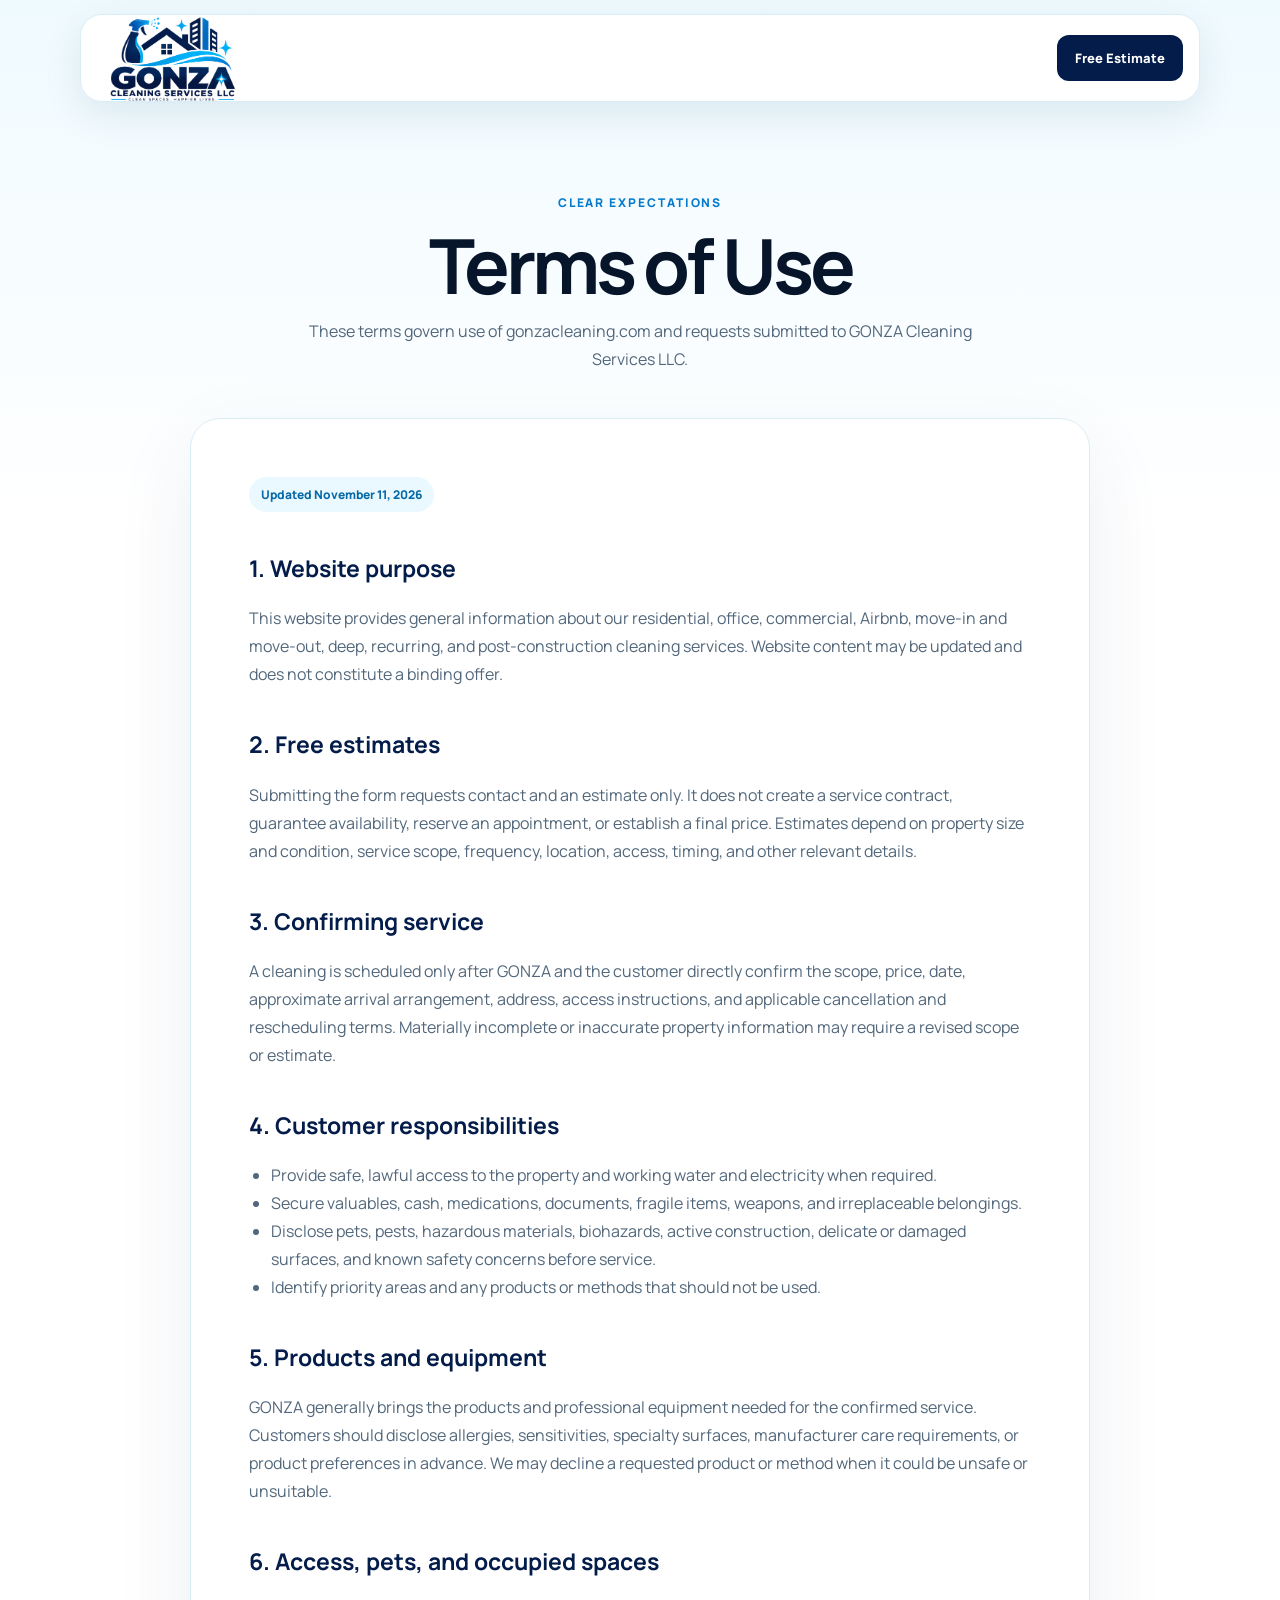
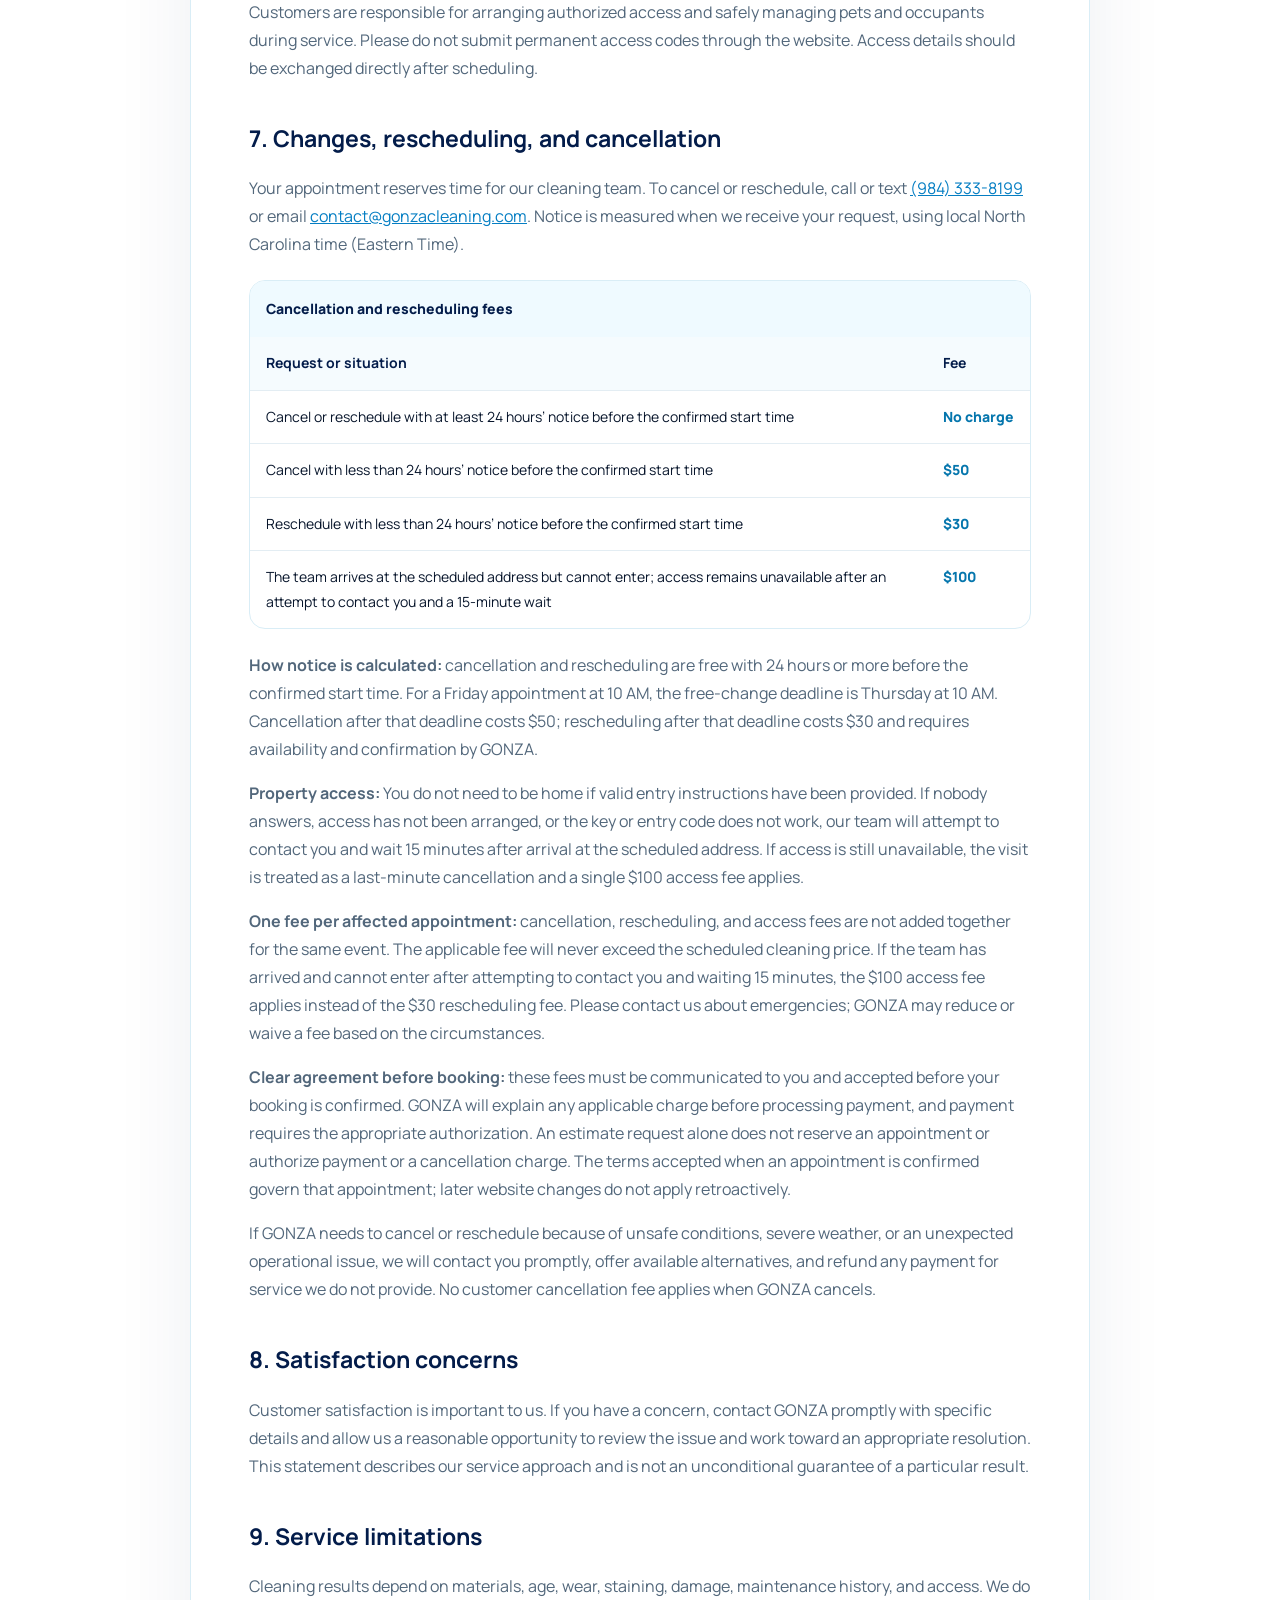
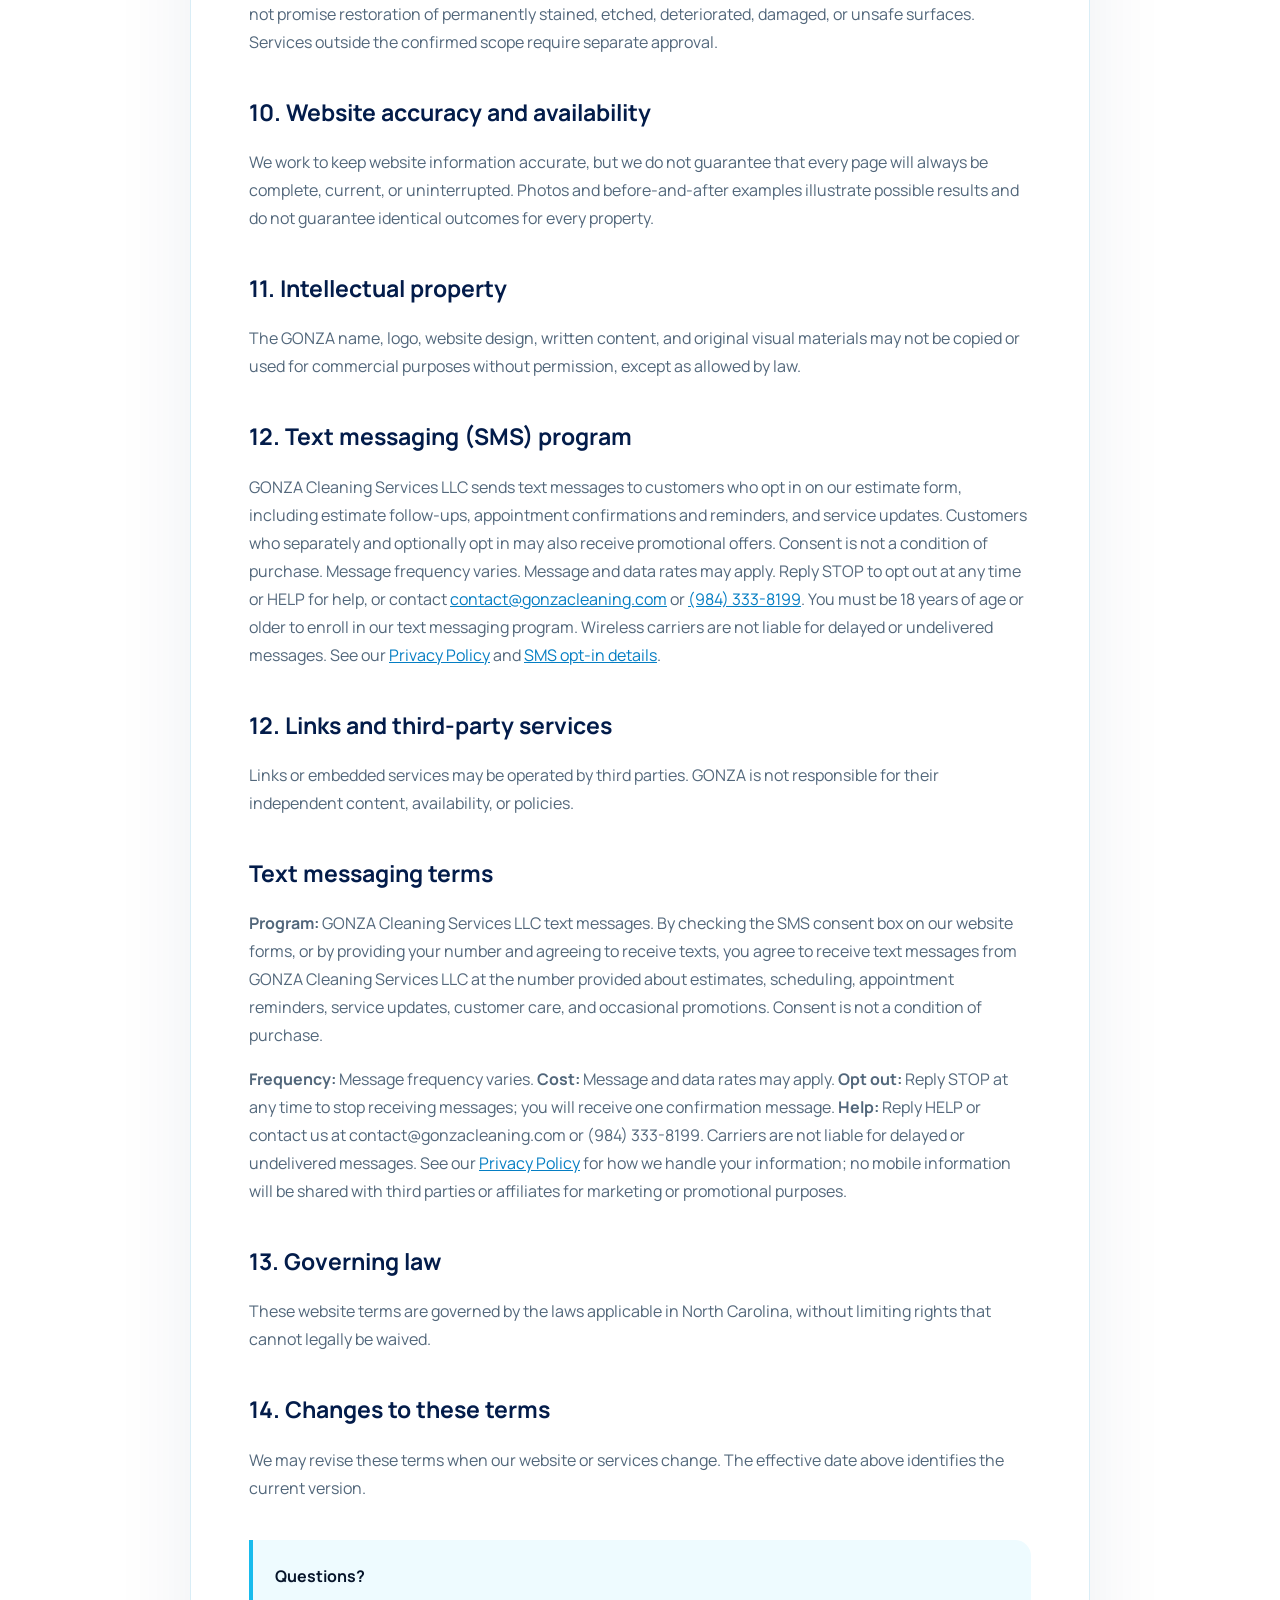
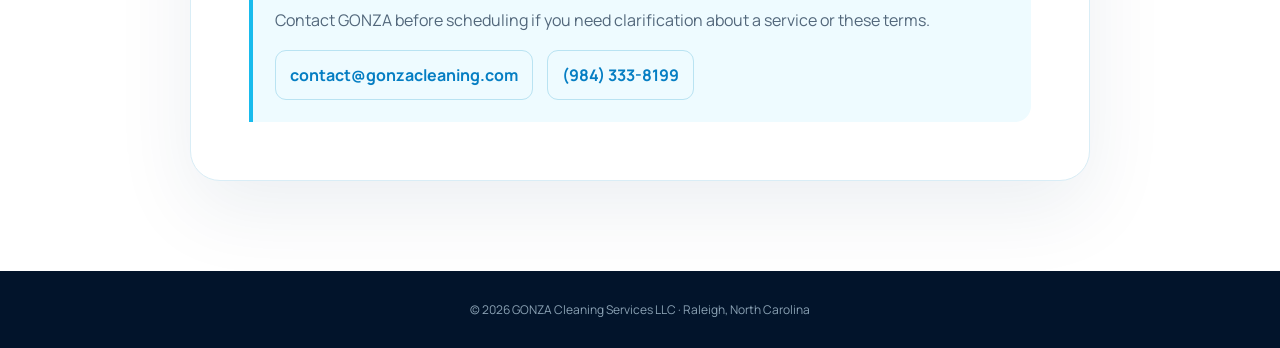
<file: terms.html>
<!doctype html>
<html lang="en"><head><meta charset="utf-8"><meta name="viewport" content="width=device-width,initial-scale=1"><title>Terms of Use | GONZA Cleaning Services LLC</title><meta name="description" content="Website and service-request terms for GONZA Cleaning Services LLC."><link rel="canonical" href="https://gonzacleaning.com/terms.html"><link rel="preconnect" href="https://fonts.googleapis.com"><link rel="preconnect" href="https://fonts.gstatic.com" crossorigin><link href="https://fonts.googleapis.com/css2?family=Manrope:wght@400;500;600;700;800&display=swap" rel="stylesheet"><style>
:root{--navy:#031c4a;--ink:#07152b;--cyan:#18bbed;--muted:#52677b}*{box-sizing:border-box}body{margin:0;font-family:Manrope,system-ui,sans-serif;color:var(--ink);background:linear-gradient(180deg,#effaff,#fff 520px);line-height:1.75}a{color:#057ec3}.nav{position:sticky;top:0;z-index:5;display:flex;align-items:center;justify-content:space-between;width:min(1120px,calc(100% - 28px));height:88px;margin:14px auto;padding:8px 16px;border:1px solid #d9edf6;border-radius:22px;background:#fffffff2;backdrop-filter:blur(18px);box-shadow:0 12px 38px #0a42631a}.nav img{display:block;width:150px}.nav a:last-child{padding:12px 18px;border-radius:12px;background:var(--navy);color:#fff;text-decoration:none;font-weight:800;font-size:13px}.hero{padding:76px 20px 45px;text-align:center}.eyebrow{color:#087aca;font-size:12px;font-weight:800;letter-spacing:.16em;text-transform:uppercase}.hero h1{max-width:860px;margin:14px auto;font-size:clamp(42px,7vw,76px);line-height:1;letter-spacing:-.055em}.hero p{max-width:700px;margin:auto;color:var(--muted)}.policy{width:min(900px,calc(100% - 28px));margin:0 auto 90px;padding:clamp(25px,5vw,58px);border:1px solid #d9edf6;border-radius:30px;background:#fff;box-shadow:0 28px 80px #08385c14}.updated{display:inline-block;padding:7px 12px;border-radius:999px;background:#eaf9ff;color:#076aa7;font-size:12px;font-weight:800}.policy h2{margin:36px 0 8px;color:var(--navy);font-size:23px}.policy p,.policy li{color:var(--muted)}.policy ul{padding-left:22px}.notice{margin-top:38px;padding:22px;border-left:4px solid var(--cyan);border-radius:0 16px 16px 0;background:#eefbff}.contact{display:flex;gap:14px;flex-wrap:wrap;margin-top:15px}.contact a{padding:10px 14px;border:1px solid #b9e3f2;border-radius:11px;text-decoration:none;font-weight:700}footer{padding:28px 20px;text-align:center;color:#8ba2b4;background:#02142b;font-size:12px}@media(max-width:600px){.nav{height:76px}.nav img{width:118px}.hero{padding-top:48px}.policy{border-radius:22px}}
.fee-table{margin:22px 0;border:1px solid #d9edf6;border-radius:16px;overflow:hidden}.fee-table table{width:100%;border-collapse:collapse;text-align:left;font-size:14px}.fee-table caption{text-align:left;padding:16px;background:#effaff;color:var(--navy);font-weight:800}.fee-table th,.fee-table td{padding:14px 16px;border-bottom:1px solid #e3edf3;vertical-align:top}.fee-table th{background:#f5fbfe;color:var(--navy)}.fee-table td:last-child{white-space:nowrap;font-weight:800;color:#0576ad}.fee-table tr:last-child td{border-bottom:0}#cancellations{scroll-margin-top:120px}@media(max-width:600px){.fee-table th,.fee-table td{padding:12px 10px}.fee-table table{font-size:13px}}
</style><!-- Meta Pixel -->
<script>!function(f,b,e,v,n,t,s){if(f.fbq)return;n=f.fbq=function(){n.callMethod?n.callMethod.apply(n,arguments):n.queue.push(arguments)};if(!f._fbq)f._fbq=n;n.push=n;n.loaded=!0;n.version='2.0';n.queue=[];t=b.createElement(e);t.async=!0;t.src=v;s=b.getElementsByTagName(e)[0];s.parentNode.insertBefore(t,s)}(window,document,'script','https://connect.facebook.net/en_US/fbevents.js');fbq('init','1128710686628603');fbq('track','PageView');
document.addEventListener('click',function(e){var a=e.target.closest&&e.target.closest('a[href^="tel:"],a[href*="wa.me"],a[href*="whatsapp"],#estimateWhatsApp');if(a&&window.fbq)fbq('track','Contact');},true);</script>
<noscript><img height="1" width="1" style="display:none" src="https://www.facebook.com/tr?id=1128710686628603&ev=PageView&noscript=1" alt=""></noscript>
<!-- End Meta Pixel -->
</head><body><nav class="nav"><a href="index.html" aria-label="GONZA home"><img src="assets/gonza-logo-primary-transparent.png" alt="GONZA Cleaning Services LLC"></a><a href="index.html#estimate">Free Estimate</a></nav><header class="hero"><div class="eyebrow">Clear expectations</div><h1>Terms of Use</h1><p>These terms govern use of gonzacleaning.com and requests submitted to GONZA Cleaning Services LLC.</p></header><main class="policy"><span class="updated">Updated November 11, 2026</span><h2>1. Website purpose</h2><p>This website provides general information about our residential, office, commercial, Airbnb, move-in and move-out, deep, recurring, and post-construction cleaning services. Website content may be updated and does not constitute a binding offer.</p><h2>2. Free estimates</h2><p>Submitting the form requests contact and an estimate only. It does not create a service contract, guarantee availability, reserve an appointment, or establish a final price. Estimates depend on property size and condition, service scope, frequency, location, access, timing, and other relevant details.</p><h2>3. Confirming service</h2><p>A cleaning is scheduled only after GONZA and the customer directly confirm the scope, price, date, approximate arrival arrangement, address, access instructions, and applicable cancellation and rescheduling terms. Materially incomplete or inaccurate property information may require a revised scope or estimate.</p><h2>4. Customer responsibilities</h2><ul><li>Provide safe, lawful access to the property and working water and electricity when required.</li><li>Secure valuables, cash, medications, documents, fragile items, weapons, and irreplaceable belongings.</li><li>Disclose pets, pests, hazardous materials, biohazards, active construction, delicate or damaged surfaces, and known safety concerns before service.</li><li>Identify priority areas and any products or methods that should not be used.</li></ul><h2>5. Products and equipment</h2><p>GONZA generally brings the products and professional equipment needed for the confirmed service. Customers should disclose allergies, sensitivities, specialty surfaces, manufacturer care requirements, or product preferences in advance. We may decline a requested product or method when it could be unsafe or unsuitable.</p><h2>6. Access, pets, and occupied spaces</h2><p>Customers are responsible for arranging authorized access and safely managing pets and occupants during service. Please do not submit permanent access codes through the website. Access details should be exchanged directly after scheduling.</p><h2 id="cancellations">7. Changes, rescheduling, and cancellation</h2>
<p>Your appointment reserves time for our cleaning team. To cancel or reschedule, call or text <a href="tel:+19843338199">(984) 333-8199</a> or email <a href="mailto:contact@gonzacleaning.com">contact@gonzacleaning.com</a>. Notice is measured when we receive your request, using local North Carolina time (Eastern Time).</p>
<div class="fee-table"><table><caption>Cancellation and rescheduling fees</caption><thead><tr><th scope="col">Request or situation</th><th scope="col">Fee</th></tr></thead><tbody>
<tr><td>Cancel or reschedule with at least 24 hours’ notice before the confirmed start time</td><td>No charge</td></tr>
<tr><td>Cancel with less than 24 hours’ notice before the confirmed start time</td><td>$50</td></tr>
<tr><td>Reschedule with less than 24 hours’ notice before the confirmed start time</td><td>$30</td></tr>
<tr><td>The team arrives at the scheduled address but cannot enter; access remains unavailable after an attempt to contact you and a 15-minute wait</td><td>$100</td></tr>
</tbody></table></div>
<p><strong>How notice is calculated:</strong> cancellation and rescheduling are free with 24 hours or more before the confirmed start time. For a Friday appointment at 10 AM, the free-change deadline is Thursday at 10 AM. Cancellation after that deadline costs $50; rescheduling after that deadline costs $30 and requires availability and confirmation by GONZA.</p>
<p><strong>Property access:</strong> You do not need to be home if valid entry instructions have been provided. If nobody answers, access has not been arranged, or the key or entry code does not work, our team will attempt to contact you and wait 15 minutes after arrival at the scheduled address. If access is still unavailable, the visit is treated as a last-minute cancellation and a single $100 access fee applies.</p>
<p><strong>One fee per affected appointment:</strong> cancellation, rescheduling, and access fees are not added together for the same event. The applicable fee will never exceed the scheduled cleaning price. If the team has arrived and cannot enter after attempting to contact you and waiting 15 minutes, the $100 access fee applies instead of the $30 rescheduling fee. Please contact us about emergencies; GONZA may reduce or waive a fee based on the circumstances.</p>
<p><strong>Clear agreement before booking:</strong> these fees must be communicated to you and accepted before your booking is confirmed. GONZA will explain any applicable charge before processing payment, and payment requires the appropriate authorization. An estimate request alone does not reserve an appointment or authorize payment or a cancellation charge. The terms accepted when an appointment is confirmed govern that appointment; later website changes do not apply retroactively.</p>
<p>If GONZA needs to cancel or reschedule because of unsafe conditions, severe weather, or an unexpected operational issue, we will contact you promptly, offer available alternatives, and refund any payment for service we do not provide. No customer cancellation fee applies when GONZA cancels.</p><h2>8. Satisfaction concerns</h2><p>Customer satisfaction is important to us. If you have a concern, contact GONZA promptly with specific details and allow us a reasonable opportunity to review the issue and work toward an appropriate resolution. This statement describes our service approach and is not an unconditional guarantee of a particular result.</p><h2>9. Service limitations</h2><p>Cleaning results depend on materials, age, wear, staining, damage, maintenance history, and access. We do not promise restoration of permanently stained, etched, deteriorated, damaged, or unsafe surfaces. Services outside the confirmed scope require separate approval.</p><h2>10. Website accuracy and availability</h2><p>We work to keep website information accurate, but we do not guarantee that every page will always be complete, current, or uninterrupted. Photos and before-and-after examples illustrate possible results and do not guarantee identical outcomes for every property.</p><h2>11. Intellectual property</h2><p>The GONZA name, logo, website design, written content, and original visual materials may not be copied or used for commercial purposes without permission, except as allowed by law.</p><h2>12. Text messaging (SMS) program</h2><p>GONZA Cleaning Services LLC sends text messages to customers who opt in on our estimate form, including estimate follow-ups, appointment confirmations and reminders, and service updates. Customers who separately and optionally opt in may also receive promotional offers. Consent is not a condition of purchase. Message frequency varies. Message and data rates may apply. Reply STOP to opt out at any time or HELP for help, or contact <a href="mailto:contact@gonzacleaning.com">contact@gonzacleaning.com</a> or <a href="tel:+19843338199">(984) 333-8199</a>. You must be 18 years of age or older to enroll in our text messaging program. Wireless carriers are not liable for delayed or undelivered messages. See our <a href="privacy.html">Privacy Policy</a> and <a href="sms-opt-in.html">SMS opt-in details</a>.</p><h2>12. Links and third-party services</h2><p>Links or embedded services may be operated by third parties. GONZA is not responsible for their independent content, availability, or policies.</p><h2>Text messaging terms</h2><p><strong>Program:</strong> GONZA Cleaning Services LLC text messages. By checking the SMS consent box on our website forms, or by providing your number and agreeing to receive texts, you agree to receive text messages from GONZA Cleaning Services LLC at the number provided about estimates, scheduling, appointment reminders, service updates, customer care, and occasional promotions. Consent is not a condition of purchase.</p><p><strong>Frequency:</strong> Message frequency varies. <strong>Cost:</strong> Message and data rates may apply. <strong>Opt out:</strong> Reply STOP at any time to stop receiving messages; you will receive one confirmation message. <strong>Help:</strong> Reply HELP or contact us at contact@gonzacleaning.com or (984) 333-8199. Carriers are not liable for delayed or undelivered messages. See our <a href="privacy.html">Privacy Policy</a> for how we handle your information; no mobile information will be shared with third parties or affiliates for marketing or promotional purposes.</p><h2>13. Governing law</h2><p>These website terms are governed by the laws applicable in North Carolina, without limiting rights that cannot legally be waived.</p><h2>14. Changes to these terms</h2><p>We may revise these terms when our website or services change. The effective date above identifies the current version.</p><div class="notice"><strong>Questions?</strong><p>Contact GONZA before scheduling if you need clarification about a service or these terms.</p><div class="contact"><a href="mailto:contact@gonzacleaning.com">contact@gonzacleaning.com</a><a href="tel:+19843338199">(984) 333-8199</a></div></div></main><footer>© 2026 GONZA Cleaning Services LLC · Raleigh, North Carolina</footer></body></html>
</file>
<file: assets/service-area.css>
/* Service coverage, service guide and quote details; follows the existing GONZA palette. */
.area .area-card{display:block;padding:32px}.area .area-copy{padding:5px 2px 27px;max-width:850px}.area .area-copy h2{max-width:720px}.coverage-layout{display:grid;grid-template-columns:250px minmax(0,1fr);border:1px solid #b8d9e8;border-radius:22px;overflow:hidden;background:#fff}.coverage-sidebar{padding:25px 18px;background:#f5fbfe;border-right:1px solid #d5e8f1}.coverage-sidebar h3{font-size:15px;margin:0 0 7px;color:#073355}.coverage-sidebar>p{font-size:12px;line-height:1.6}.area .city-list{display:grid;grid-template-columns:1fr 1fr;gap:7px;margin-top:20px}.city-list button{appearance:none;min-height:40px;padding:8px 6px;font:700 11px/1.25 Manrope,system-ui,sans-serif;text-align:center;border:1px solid #cfe4ef;border-radius:10px;background:white;color:#0b426a;cursor:pointer;transition:background .2s,border-color .2s,color .2s}.city-list button:hover,.city-list button[aria-pressed=true]{background:#062b51;color:white;border-color:#19bbed}.city-list button:focus-visible,.coverage-reset:focus-visible,.service-guide summary:focus-visible{outline:3px solid #17bbed;outline-offset:3px}.coverage-key{display:flex;align-items:center;gap:9px;margin-top:22px;color:#52677b;font-size:11px}.coverage-key i{display:block;width:15px;height:15px;flex:0 0 15px;border:2px solid #008cbd;border-radius:50%;background:#d8f6ff}.coverage-sidebar .coverage-note{margin-top:12px;font-size:11px}.coverage-main{min-width:0}.coverage-toolbar{min-height:58px;display:flex;align-items:center;justify-content:space-between;gap:12px;padding:13px 17px;background:#062748;color:#fff}.coverage-toolbar strong{font-size:12px;letter-spacing:.06em}.coverage-toolbar small{display:block;font-size:10px;color:#a9d4e7;font-weight:500;letter-spacing:.03em;margin-top:2px}.coverage-reset{padding:8px 11px;border:1px solid #71bedc;background:#ffffff0d;border-radius:8px;color:white;font:700 11px Manrope,system-ui,sans-serif;white-space:nowrap;cursor:pointer}.coverage-reset:hover{background:#ffffff20}.coverage-main .map-wrap{height:500px;border:0;border-radius:0;background:#e9f1ee;isolation:isolate}.coverage-map{height:100%;width:100%;position:relative;z-index:0}.map-loading{position:absolute;inset:0;display:grid;place-content:center;text-align:center;padding:30px;font-size:13px;color:#42637b;background:linear-gradient(135deg,#e9f6fa,#e2ecea)}.map-loading span{display:block;margin-top:8px;font-size:11px}.coverage-status{padding:13px 18px;border-top:1px solid #d7e5eb;background:#fff;min-height:47px;font-size:11px;color:#41627b}.coverage-status p{font-size:11px;line-height:1.6!important}.coverage-status .tile-note{margin-top:7px;color:#715522}.coverage-map .leaflet-container{font-family:Manrope,system-ui,sans-serif}.coverage-map.leaflet-container{font-family:Manrope,system-ui,sans-serif}.coverage-marker{background:none;border:0;display:grid;place-items:center}.coverage-marker span{display:block;width:21px;height:21px;border:2px solid #028cb7;border-radius:50%;background:#eafcffcc;box-shadow:0 0 0 4px #19bbed25,0 2px 5px #03355222;transition:transform .2s,background .2s}.coverage-marker.is-selected span,.coverage-marker:hover span{background:#1dc5f3;border-color:#033d67;transform:scale(1.16)}.coverage-map .coverage-label{padding:3px 5px;border:0;border-radius:5px;background:#ffffffdb;box-shadow:0 1px 5px #06365012;color:#102b40;font-size:10px;font-weight:800;line-height:1.1}.coverage-map .coverage-label:before{display:none}.coverage-map .leaflet-popup-content-wrapper{border-radius:15px;box-shadow:0 10px 35px #062b5140}.coverage-map .coverage-popup strong{display:block;font-size:16px;color:#05274b}.coverage-map .coverage-popup p{font-size:12px;line-height:1.6;margin:10px 0;color:#52677b}.coverage-map .coverage-quote{display:inline-block;color:#007ba8;font-size:12px;font-weight:800}.coverage-map .leaflet-control-attribution{font-size:9px;background:#ffffffe8;color:#405363}.coverage-map .leaflet-control-attribution a{color:#176b91}.service-guide{margin-top:24px;border:1px solid #c9e6f2;border-radius:20px;background:#edf9fe;overflow:hidden}.service-guide summary{display:flex;justify-content:space-between;align-items:center;gap:16px;padding:23px 25px;font-size:15px;font-weight:800;color:#073155;cursor:pointer;list-style:none}.service-guide summary::-webkit-details-marker{display:none}.service-guide summary:after{content:'+';font-size:24px;color:#098dc4}.service-guide[open] summary:after{content:'−'}.cleaning-guide-grid{display:grid;grid-template-columns:repeat(3,1fr);gap:1px;background:#cfe6ef;border-top:1px solid #cfe6ef}.cleaning-guide-grid article{padding:24px;background:#fff}.cleaning-guide-grid small{color:#0586bb;font-size:10px;font-weight:800;letter-spacing:.1em;text-transform:uppercase}.cleaning-guide-grid h3{font-size:20px;letter-spacing:-.025em;margin:10px 0}.cleaning-guide-grid p{color:#52677b;font-size:13px;line-height:1.7}.cleaning-guide-grid a{display:inline-block;margin-top:10px;color:#067db4;font-size:12px;font-weight:800}.estimate-extras{grid-column:1/-1;margin:0;padding:0;border:0;min-width:0}.estimate-extras legend{padding:0;font-size:11px;text-transform:uppercase;letter-spacing:.1em;font-weight:800;color:#a8c8dc}.estimate-extras p{font-size:11px!important;line-height:1.6!important;color:#aac5d7;margin:7px 0 12px}.extra-options{display:grid;grid-template-columns:1fr 1fr;gap:9px}.extra-options label{display:flex;align-items:center;gap:9px;padding:11px 10px;min-height:43px;border:1px solid #66879f88;border-radius:10px;background:#ffffff06;color:#d6e8f5;font-size:11px;line-height:1.4;cursor:pointer}.extra-options label:has(input:checked){border-color:#35c9ef;background:#13a9d71a}.extra-options input{appearance:auto;flex:0 0 15px;width:15px;height:15px;margin:0;accent-color:#20c7f4}.field-hint{color:#abc4d6;font-size:10px;line-height:1.5}.quote-policy-note{font-size:11px!important;line-height:1.65!important;color:#a7c2d6!important;text-align:center;margin:13px 0 0}.quote-policy-note a{color:#5cddff;text-decoration:underline;text-underline-offset:3px}.estimate-form input[type=date]{color-scheme:dark}.field input:focus-visible,.field select:focus-visible,.field textarea:focus-visible{outline:2px solid #37cff6;outline-offset:4px}
html[data-theme=dark] .coverage-layout,html[data-theme=dark] .service-guide{border-color:#28536c;background:#0c2235}html[data-theme=dark] .coverage-sidebar{background:#0d263b;border-color:#28536c}html[data-theme=dark] .coverage-sidebar h3,html[data-theme=dark] .service-guide summary{color:#d1efff}html[data-theme=dark] .city-list button{background:#102f46;border-color:#28566e;color:#c3ebfb}html[data-theme=dark] .city-list button:hover,html[data-theme=dark] .city-list button[aria-pressed=true]{background:#17b7e0;color:#041c35}html[data-theme=dark] .coverage-key{color:#adc9dc}html[data-theme=dark] .coverage-status{background:#0d263b;border-color:#28536c;color:#a9c9df}html[data-theme=dark] .service-guide{background:#0e2c42}html[data-theme=dark] .cleaning-guide-grid{background:#244b60;border-color:#244b60}html[data-theme=dark] .cleaning-guide-grid article{background:#0c2032}html[data-theme=dark] .cleaning-guide-grid p{color:#a9bfce}html[data-theme=dark] .cleaning-guide-grid a,html[data-theme=dark] .cleaning-guide-grid small{color:#4bd3f6}
@media(max-width:950px){.coverage-layout{grid-template-columns:210px minmax(0,1fr)}.coverage-sidebar{padding:22px 14px}.area .city-list{grid-template-columns:1fr}.city-list button{min-height:31px}.coverage-main .map-wrap{height:605px}.coverage-toolbar{padding-inline:12px}.coverage-toolbar strong{font-size:10px}.coverage-toolbar small{font-size:9px}}
@media(max-width:640px){.area .area-card{padding:17px}.area .area-copy{padding:7px 3px 23px}.coverage-layout{display:flex;flex-direction:column;border-radius:17px}.coverage-main{order:0}.coverage-sidebar{order:1;padding:22px 17px;border-right:0;border-top:1px solid #d5e8f1}.area .city-list{grid-template-columns:1fr 1fr;margin-top:15px}.city-list button{min-height:37px;font-size:11px}.coverage-main .map-wrap{height:410px;min-height:410px}.coverage-status{padding:11px 13px}.coverage-toolbar strong{font-size:10px}.coverage-reset{padding:8px}.coverage-map:not(.coverage-wide-labels) .coverage-label-minor{display:none}.coverage-key{margin-top:18px}.coverage-map .coverage-label{font-size:9px}.cleaning-guide-grid{grid-template-columns:1fr}.service-guide summary{font-size:13px;padding:20px}.cleaning-guide-grid article{padding:22px}.extra-options{gap:7px}.extra-options label{font-size:10px;padding:10px 8px}}
@media(prefers-reduced-motion:reduce){.coverage-marker span,.city-list button{transition:none}}

.coverage-map .leaflet-tile-pane{filter:saturate(.65)}
/* Quiet map treatment: real street detail remains available while the service markers lead. */
.area .area-card{background:radial-gradient(circle at 100% 0%,#c8f0ff55,transparent 45%),linear-gradient(160deg,#f4fbff,#eaf7fc 58%,#f8fcfe);border:1px solid #cbe7f1;box-shadow:0 28px 85px #063f6015}.area .area-copy{max-width:100%;padding-bottom:30px}.area .area-copy h2{max-width:700px}.coverage-layout{border:1px solid #a8d4e5;box-shadow:0 23px 65px #07547a1b}.coverage-sidebar{background:linear-gradient(180deg,#f8fdff,#eaf8fe);padding:27px 20px}.coverage-sidebar h3{font-size:17px;letter-spacing:-.03em}.area .city-list{gap:8px;margin-top:22px}.city-list button{border-color:#c4e1ef;background:#ffffffec;box-shadow:0 3px 9px #03527909}.city-list button:hover,.city-list button[aria-pressed=true]{box-shadow:0 5px 16px #0786b32a}.coverage-toolbar{background:linear-gradient(100deg,#041f40,#063f66);min-height:66px}.coverage-main .map-wrap{position:relative;background:#eaf1ef}.coverage-map{z-index:1}.coverage-map .leaflet-tile-pane{filter:saturate(.38) contrast(.9) brightness(1.08)}.coverage-marker span{width:18px;height:18px;border:3px solid #fff;background:#058bbf;box-shadow:0 0 0 2px #087bad,0 3px 10px #0a4a6980}.coverage-marker.is-selected span,.coverage-marker:hover span{background:#1bc6ed;border-color:#fff;box-shadow:0 0 0 3px #063e66,0 0 0 8px #18bbed35,0 5px 12px #063e6650}.coverage-map .coverage-label{padding:5px 8px;border:1px solid #b8dce8;border-radius:8px;background:#fffffff2;box-shadow:0 3px 12px #002e4224;color:#062c4a;font-size:10px}.map-guide{position:absolute;z-index:2;left:16px;bottom:18px;display:flex;align-items:center;gap:11px;width:max-content;max-width:calc(100% - 92px);padding:12px 15px;border:1px solid #cdebf5;border-radius:13px;background:#ffffffef;backdrop-filter:blur(12px);box-shadow:0 8px 30px #032b4f28;pointer-events:none}.map-guide-icon{display:grid;place-items:center;flex:0 0 32px;width:32px;height:32px;border-radius:10px;color:#0a5d87;background:#d8f6ff;font-size:16px}.map-guide strong{display:block;font-size:11px;color:#042e51}.map-guide small{display:block;margin-top:3px;color:#547087;font-size:10px}.coverage-status{background:#f9fdff}.coverage-key i{background:#058bbf;border:2px solid white;box-shadow:0 0 0 2px #058bbf}.area .coverage-note{line-height:1.55}
html[data-theme=dark] .area .area-card{border-color:#27556d;background:radial-gradient(circle at 100% 0%,#0e648144,transparent 45%),linear-gradient(160deg,#0c2539,#071a2c)}html[data-theme=dark] .coverage-layout{border-color:#2d617b}html[data-theme=dark] .coverage-sidebar{background:linear-gradient(180deg,#102f46,#092336)}html[data-theme=dark] .map-guide{background:#092a40eb;border-color:#39708a}html[data-theme=dark] .map-guide strong{color:#e0f6ff}html[data-theme=dark] .map-guide small{color:#bad4e1}html[data-theme=dark] .map-guide-icon{background:#174762;color:#67dcfa}html[data-theme=dark] .coverage-status{background:#0a2437}
@media(max-width:640px){.coverage-sidebar{padding:20px 17px}.coverage-main .map-wrap{height:395px;min-height:395px}.map-guide{left:10px;bottom:10px;padding:9px 10px;max-width:calc(100% - 70px)}.map-guide strong{font-size:10px}.map-guide small{font-size:9px}.map-guide-icon{width:27px;height:27px;flex-basis:27px}.area .city-list{gap:7px}}

/* Branded spray markers on a calm geographical background. */
.coverage-map.leaflet-container{background:#eaf3f6}
.coverage-map .leaflet-tile-pane{opacity:.3;filter:grayscale(1) contrast(.68) brightness(1.08);transition:opacity .2s}
.coverage-map.coverage-detail-map .leaflet-tile-pane{opacity:.48}
.coverage-marker{display:flex;align-items:flex-end;justify-content:center;outline-offset:3px;border-radius:6px}
.coverage-marker .coverage-spray{display:block;width:26px;height:34px;overflow:visible;filter:drop-shadow(0 2px 2px #06335b35);transform-origin:50% 100%;transition:transform .18s,filter .18s}
.coverage-marker:hover .coverage-spray,.coverage-marker.is-selected .coverage-spray{transform:translateY(-2px) scale(1.12);filter:drop-shadow(0 3px 4px #06335b55)}
.coverage-marker:focus-visible{outline:2px solid #087aca}
.coverage-map .coverage-label{background:#ffffffed;border-color:#d5e5ed;box-shadow:0 2px 6px #06335b0d;font-size:10px;padding:4px 7px}
.coverage-map .leaflet-control-zoom a{color:#06335b;border-color:#d8e8ef;background:#ffffffed}
.coverage-key i{width:22px;height:28px;flex:0 0 22px;border:0;border-radius:0;background:none;box-shadow:none;font-style:normal}
.coverage-key .coverage-spray{display:block;width:22px;height:28px}
.map-guide-icon{background:none;width:25px;height:32px;flex-basis:25px;border-radius:0}
.map-guide-icon .coverage-spray{width:25px;height:32px}
html[data-theme=dark] .map-guide-icon{background:none}
@media(max-width:640px){.coverage-marker .coverage-spray{width:24px;height:32px}.coverage-map .coverage-label{font-size:9px}}
@media(prefers-reduced-motion:reduce){.coverage-marker .coverage-spray,.coverage-map .leaflet-tile-pane{transition:none}}

/* Google My Maps service coverage. */
.google-coverage{overflow:hidden;border:1px solid #b8d9e8;border-radius:20px;background:#fff;box-shadow:0 18px 50px #063f6015}.google-coverage iframe{display:block;width:100%;height:560px;border:0;filter:none;opacity:1}.google-coverage-info{padding:24px 26px;background:#f5fbfe}.google-coverage-info h3{margin:0 0 15px;font-size:17px;color:#06335b}.google-coverage-cities{list-style:none;display:flex;flex-wrap:wrap;gap:8px 10px;margin:0;padding:0}.google-coverage-cities li{padding:7px 11px;border:1px solid #cde6f1;border-radius:8px;background:white;color:#0b426a;font-size:12px;font-weight:700}.google-coverage-info>p{margin:17px 0 0;font-size:12px!important;line-height:1.6!important;color:#52677b}html[data-theme=dark] .google-coverage{border-color:#28536c}html[data-theme=dark] .google-coverage-info{background:#0d263b}html[data-theme=dark] .google-coverage-info h3{color:#d1efff}html[data-theme=dark] .google-coverage-cities li{background:#102f46;border-color:#28566e;color:#c3ebfb}html[data-theme=dark] .google-coverage-info>p{color:#adc9dc}@media(max-width:640px){.google-coverage{border-radius:15px}.google-coverage iframe{height:460px}.google-coverage-info{padding:20px 17px}.google-coverage-cities{gap:7px}.google-coverage-cities li{font-size:11px;padding:7px 9px}}
</file>
<file: assets/cleaning-plans.css>
/* Visible cleaning packages and first-party links to verified Google reviews. */
section[id],.service-plans[id]{scroll-margin-top:125px}.service-grid{grid-template-columns:repeat(3,minmax(0,1fr))}.service-plans{margin-top:65px}.plans-heading{display:flex;align-items:flex-end;justify-content:space-between;gap:30px;margin-bottom:26px}.plans-heading h2{font-size:clamp(30px,4vw,45px);line-height:1.07;letter-spacing:-.045em;margin:10px 0 0;max-width:650px}.plans-heading p{max-width:325px;color:var(--muted);font-size:13px;line-height:1.7;margin:0}.plan-grid{display:grid;grid-template-columns:repeat(3,minmax(0,1fr));gap:18px}.cleaning-plan{position:relative;display:flex;flex-direction:column;min-width:0;padding:30px;border:1px solid #cce5f0;border-radius:25px;background:#fff;box-shadow:0 18px 55px #06385b0c;transition:transform .25s,box-shadow .25s}.cleaning-plan:hover{transform:translateY(-5px);box-shadow:0 24px 60px #06385b18}.plan-index{display:flex;align-items:center;justify-content:space-between;gap:12px;color:#067cae;font-size:10px;font-weight:800;letter-spacing:.11em;text-transform:uppercase}.plan-symbol{width:36px;height:36px;display:grid;place-items:center;border:1px solid #d4edf6;border-radius:12px;background:#f0fbff;font-size:18px;letter-spacing:0}.cleaning-plan h3{font-size:26px;line-height:1.12;letter-spacing:-.04em;margin:26px 0 12px}.cleaning-plan .plan-intro{color:#61778b;font-size:13px;line-height:1.75;margin:0 0 21px}.cleaning-plan ul{display:grid;gap:12px;margin:0 0 23px;padding:20px 0 0;border-top:1px solid #d6eaf3;list-style:none}.cleaning-plan li{position:relative;padding-left:21px;font-size:12px;line-height:1.6;color:#425c72}.cleaning-plan li:before{content:'✓';position:absolute;left:0;color:#09a9d3;font-weight:900}.plan-footer{margin-top:auto}.plan-price-note{display:block;margin:5px 0 15px;color:#5b7287;font-size:11px}.cleaning-plan .btn{width:100%;font-size:12px;padding:14px 12px;box-shadow:none}.cleaning-plan.plan-featured{color:#fff;border-color:#1ab8e4;background:radial-gradient(circle at 100% 0,#08508266,transparent 60%),linear-gradient(145deg,#03244d,#03152c);box-shadow:0 18px 60px #003c6c26}.plan-featured .plan-index{color:#5bdcfa}.plan-featured .plan-symbol{border-color:#3ca3c666;background:#ffffff0b}.plan-featured .plan-intro,.plan-featured li,.plan-featured .plan-price-note{color:#c2d8e8}.plan-featured ul{border-color:#72b7d333}.plan-featured li:before{color:#47d8f8}.recurring-plan{display:grid;grid-template-columns:1fr 1.25fr;align-items:center;gap:35px;margin-top:20px;padding:29px 31px;border:1px solid #b9e4f3;border-radius:23px;background:linear-gradient(110deg,#e7f9ff,#f7fdff)}.recurring-copy h3{font-size:24px;letter-spacing:-.04em;margin:8px 0}.recurring-copy p{font-size:12px;line-height:1.7;color:#526d82;margin:0}.schedule-options{display:grid;grid-template-columns:repeat(3,minmax(0,1fr));gap:10px}.schedule-options a{display:flex;flex-direction:column;justify-content:space-between;gap:7px;min-height:110px;padding:17px 14px;border:1px solid #c9e4ef;border-radius:15px;background:#fff;transition:.2s}.schedule-options a:hover{border-color:#14b9e8;box-shadow:0 8px 24px #0787c518;transform:translateY(-3px)}.schedule-options strong{color:#063455;font-size:13px}.schedule-options span{color:#6b8293;font-size:10px}.schedule-options i{font-style:normal;color:#078dc2;font-size:17px}.plan-custom-note{margin:19px 0 0;color:var(--muted);font-size:12px;line-height:1.7;text-align:center}.plan-custom-note a{font-weight:800;color:#0585bd}.review-chip{display:inline-flex;align-items:center;gap:11px;flex-wrap:wrap;padding:11px 15px;margin-top:24px;border:1px solid #b1e9ff44;border-radius:12px;background:#ffffff0c;backdrop-filter:blur(10px);color:#e5f4ff;font-size:12px}.review-chip .review-stars{font-size:13px}.review-chip strong{font-size:13px}.review-stars{color:#f5b82e;letter-spacing:2px;white-space:nowrap}.google-reviews{background:linear-gradient(180deg,#f0faff,#fff);border-bottom:1px solid #e0eef5}.reviews-header{display:flex;align-items:flex-end;justify-content:space-between;gap:40px;margin-bottom:30px}.reviews-header h2{font-size:clamp(35px,4.6vw,54px);line-height:1.04;letter-spacing:-.05em;margin:12px 0 16px;max-width:680px}.reviews-header p{color:var(--muted);font-size:14px;line-height:1.7;max-width:610px;margin:0}.google-rating{min-width:225px;padding:22px;border:1px solid #cbe7f2;border-radius:20px;background:#fff;box-shadow:0 14px 45px #04385f08}.google-rating-top{display:flex;align-items:center;gap:14px}.google-rating-number{font-size:47px;line-height:1;font-weight:800;letter-spacing:-.06em;color:#06284c}.google-rating strong{display:block;color:#173f60;font-size:11px;margin-top:5px}.google-rating small{display:block;color:#72889b;font-size:10px;line-height:1.5;margin-top:13px}.review-grid{display:grid;grid-template-columns:repeat(3,minmax(0,1fr));gap:18px}.google-review{display:flex;flex-direction:column;padding:28px;border:1px solid #d5e8f2;border-radius:23px;background:#fff;box-shadow:0 18px 45px #0335510a}.review-source{display:flex;justify-content:space-between;align-items:center;gap:15px}.review-source span:last-child{font-size:10px;color:#7b8f9e}.google-review blockquote{font-size:21px;line-height:1.5;letter-spacing:-.025em;font-weight:700;color:#10304e;margin:24px 0 28px;min-height:95px}.review-person{display:flex;align-items:center;gap:11px;margin-top:auto}.review-avatar{display:grid;place-items:center;width:37px;height:37px;flex:0 0 37px;border-radius:50%;background:#eaf8fe;border:1px solid #c8e8f5;color:#00658e;font-size:11px;font-weight:800}.review-person strong{display:block;color:#21465f;font-size:11px}.review-person a{display:inline-block;margin-top:4px;color:#0980b5;font-size:10px;text-decoration:underline;text-underline-offset:3px}.reviews-actions{display:flex;align-items:center;justify-content:space-between;gap:25px;margin-top:27px}.reviews-actions p{font-size:11px;line-height:1.6;color:#748a9c;max-width:450px;margin:0}.reviews-buttons{display:flex;align-items:center;gap:12px;flex-wrap:wrap}.reviews-buttons .btn{font-size:12px;padding:13px 18px;box-shadow:none}.review-secondary{padding:12px 17px;border:1px solid #bedeea;border-radius:12px;color:#0a567f;font-size:12px;font-weight:800;background:#fff}.review-secondary:hover{border-color:#13b8e4;background:#eefbff}html[data-theme=dark] .plans-heading p,html[data-theme=dark] .plan-custom-note{color:#abc2d2}html[data-theme=dark] .cleaning-plan{border-color:#25495f;background:#0c2134}html[data-theme=dark] .cleaning-plan.plan-featured{border-color:#0db4e1;background:radial-gradient(circle at 100% 0,#09639244,transparent 60%),linear-gradient(145deg,#063c61,#06233c)}html[data-theme=dark] .cleaning-plan h3{color:#e8f6ff}html[data-theme=dark] .cleaning-plan .plan-intro,html[data-theme=dark] .cleaning-plan li,html[data-theme=dark] .cleaning-plan .plan-price-note{color:#afc8d9}html[data-theme=dark] .cleaning-plan ul{border-color:#2a4c62}html[data-theme=dark] .plan-symbol{background:#102e45;border-color:#28526c}html[data-theme=dark] .plan-index{color:#48d3f4}html[data-theme=dark] .recurring-plan{background:linear-gradient(110deg,#0b2c45,#0b2033);border-color:#24576f}html[data-theme=dark] .recurring-copy p{color:#abc9dc}html[data-theme=dark] .schedule-options a{background:#102f46;border-color:#2b556c}html[data-theme=dark] .schedule-options strong{color:#d0efff}html[data-theme=dark] .schedule-options span{color:#9ebdd2}html[data-theme=dark] .google-reviews{background:linear-gradient(180deg,#0a1e30,#071321);border-color:#1b3b50}html[data-theme=dark] .google-rating,html[data-theme=dark] .google-review{background:#0b2336;border-color:#254a60;box-shadow:0 16px 40px #0002}html[data-theme=dark] .google-rating-number,html[data-theme=dark] .google-rating strong,html[data-theme=dark] .google-review blockquote,html[data-theme=dark] .review-person strong{color:#d9f0ff}html[data-theme=dark] .reviews-header p,html[data-theme=dark] .reviews-actions p,html[data-theme=dark] .google-rating small,html[data-theme=dark] .review-source span:last-child{color:#9eb9cd}html[data-theme=dark] .review-avatar{background:#143c55;color:#84ddfa;border-color:#2b5f78}html[data-theme=dark] .review-secondary{background:#102c43;border-color:#2d5a73;color:#b4e7fa}html[data-theme=dark] .review-person a,html[data-theme=dark] .plan-custom-note a{color:#58d6f6}
@media(max-width:950px){.service-grid{grid-template-columns:repeat(2,minmax(0,1fr))}.cleaning-plan{padding:23px}.cleaning-plan h3{font-size:23px}.plans-heading{display:block}.plans-heading p{margin-top:16px;max-width:650px}.recurring-plan{grid-template-columns:1fr;gap:22px}.google-review{padding:22px}.google-review blockquote{font-size:19px}.reviews-actions{align-items:flex-start}.reviews-buttons{justify-content:flex-end}}
@media(max-width:640px){section[id],.service-plans[id]{scroll-margin-top:105px}.service-grid,.plan-grid,.review-grid{grid-template-columns:1fr}.service-plans{margin-top:45px}.cleaning-plan{padding:27px}.cleaning-plan h3{font-size:29px;margin-top:21px}.cleaning-plan .plan-intro{font-size:14px}.cleaning-plan li{font-size:13px}.cleaning-plan:hover{transform:none}.recurring-plan{padding:24px 20px}.schedule-options{gap:7px}.schedule-options a{padding:14px 9px;min-height:104px}.schedule-options strong{font-size:11px}.schedule-options span{font-size:9px}.plan-custom-note{text-align:left}.reviews-header{display:block}.google-rating{display:inline-block;margin-top:24px;min-width:0;width:100%;padding:20px}.google-rating small{margin-top:10px}.reviews-actions{display:block}.reviews-buttons{justify-content:stretch;display:grid;grid-template-columns:1fr;margin-top:20px}.review-secondary{text-align:center}.google-review blockquote{min-height:0;margin-bottom:25px}.review-chip{font-size:11px;padding:10px 12px}.review-chip .review-stars{letter-spacing:1px}.review-chip strong{font-size:12px}}
@media(prefers-reduced-motion:reduce){.cleaning-plan,.schedule-options a{transition:none}}
</file>
